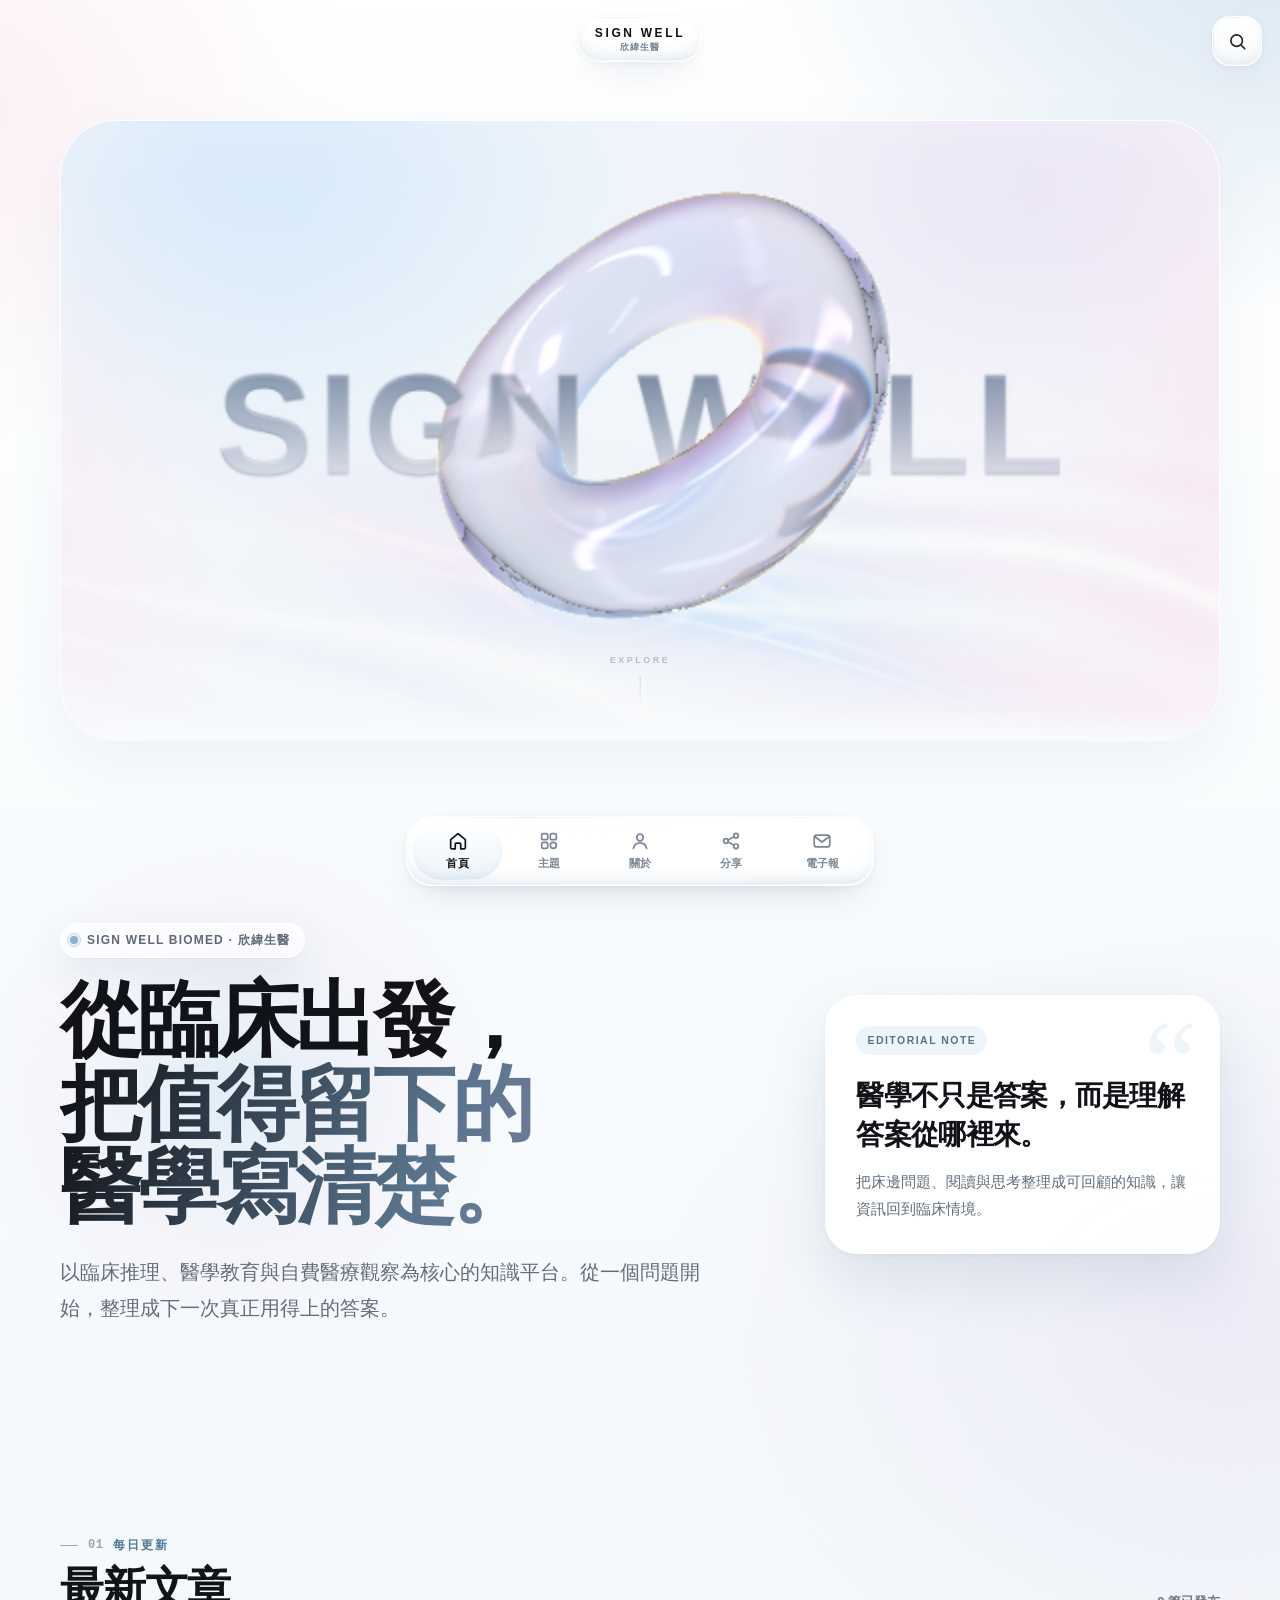
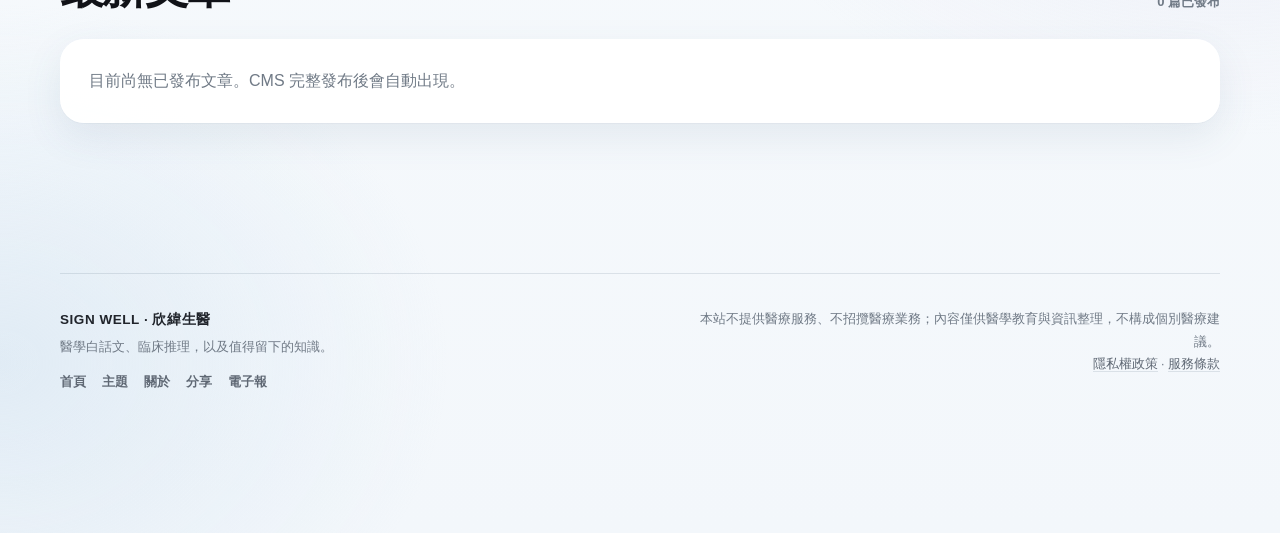
<file: index.html>
<!doctype html><html lang="zh-Hant"><head><meta charset="utf-8"><link rel="canonical" href="https://signwell.com.tw/"><link rel="image_src" href="https://980510linz.github.io/signwell/assets/social/signwell-share-r9-4-20260925.jpg"><meta property="og:locale" content="zh_TW"><meta property="og:type" content="website"><meta property="og:site_name" content="SIGN WELL · 欣緯生醫"><meta property="og:title" content="SIGN WELL · 欣緯生醫"><meta property="og:description" content="醫學白話文、臨床推理與值得留下的知識。"><meta property="og:url" content="https://signwell.com.tw/"><meta property="og:image" content="https://980510linz.github.io/signwell/assets/social/signwell-share-r9-4-20260925.jpg"><meta property="og:image:secure_url" content="https://980510linz.github.io/signwell/assets/social/signwell-share-r9-4-20260925.jpg"><meta property="og:image:type" content="image/jpeg"><meta property="og:image:width" content="1200"><meta property="og:image:height" content="630"><meta property="og:image:alt" content="SIGN WELL 透明果凍玻璃主視覺"><meta name="twitter:card" content="summary_large_image"><meta name="twitter:title" content="SIGN WELL · 欣緯生醫"><meta name="twitter:description" content="醫學白話文、臨床推理與值得留下的知識。"><meta name="twitter:image" content="https://980510linz.github.io/signwell/assets/social/signwell-share-r9-4-20260925.jpg"><meta name="twitter:image:alt" content="SIGN WELL 透明果凍玻璃主視覺"><meta name="viewport" content="width=device-width,initial-scale=1,viewport-fit=cover"><meta name="signwell-release" content="24.37.0"><meta name="signwell-ui" content="25.1"><meta name="signwell-ui-profile" content="SWFX-R1-no-home-cta-adaptive+IOS-GLASS-R3+JELLY-GLASS-SHIMMER-R9.6-MOBILE-BRAND-CLEAN+R9.7-AMBIENT-CUBIC+R9.4-SOCIAL-PREVIEW+NEWSLETTER-R8B-CLEAN"><meta name="color-scheme" content="light"><meta name="theme-color" content="#f8fbfd"><meta name="robots" content="index,follow,max-snippet:-1,max-image-preview:large"><meta name="description" content="SIGN WELL · 欣緯生醫 — 醫學白話文、臨床推理與值得留下的知識。"><title>SIGN WELL · 欣緯生醫</title><link rel="manifest" href="manifest.webmanifest"><link rel="icon" href="assets/favicon.svg" type="image/svg+xml"><link rel="icon" href="assets/app-icon-192.png" type="image/png" sizes="192x192"><link rel="apple-touch-icon" href="assets/app-icon-192.png"><link rel="stylesheet" href="assets/public-core.css?build=r9-6-mobile-brand-clean"><link rel="preload" href="assets/signwell-liquid-hero.js?build=r9-3-adaptive-hero" as="script" fetchpriority="high">
<!-- SW_PUBLIC_LIQUID_NAV_START -->
<link rel="stylesheet" href="assets/components/styles/public-liquid-dock.css?build=r9-6-mobile-brand-clean">
<script src="assets/bundles/public-liquid-navigation.js?build=r9-6-mobile-brand-clean" defer></script>
<!-- SW_PUBLIC_LIQUID_NAV_END -->
<!-- SW_ARTICLE_ID_CARD_START -->
<link rel="stylesheet" href="assets/components/styles/article-id-card.css?build=r9-6-mobile-brand-clean">
<script src="assets/bundles/article-id-card.js?build=r9-6-mobile-brand-clean" defer></script>
<!-- SW_ARTICLE_ID_CARD_END -->
<link rel="stylesheet" href="assets/uiux-system.css?build=canonical-ui251"><link rel="stylesheet" href="assets/signwell-liquid-hero.css?build=r9-3-adaptive-hero">
<!-- SW_IOS_GLASS_R3_START -->
<link rel="stylesheet" href="assets/signwell-ios-glass-r3.css?build=iosglass-r3">
<link rel="stylesheet" href="assets/signwell-ambient-pages.css?build=r9-7-ambient-cubic">
<!-- SW_IOS_GLASS_R3_END -->
<meta name="signwell-theme" content="iOS-Liquid-Glass-R3">
<style id="sw-r96-mobile-axis-lock">@media(max-width:820px){html,body{width:100%;max-width:100%;overflow-x:hidden!important;overscroll-behavior-x:none}body{position:relative}@supports(overflow:clip){html,body{overflow-x:clip!important}}}</style></head><body data-page="home"><a class="skip-link" href="#app">跳到主要內容</a><div class="brand-top brand-top-wordmark" id="brandHome" role="button" tabindex="0" aria-label="回到首頁"><div class="brand-copy"><strong id="brandEnglish">SIGN WELL</strong><span id="brandChinese">欣緯生醫</span></div></div><div class="top-actions"><button class="iconbtn" id="searchBtn" type="button" aria-label="搜尋（⌘K）"><svg viewBox="0 0 24 24" aria-hidden="true"><circle cx="11" cy="11" r="6.6"/><path d="m16 16 4.2 4.2"/></svg></button></div><nav class="pager" id="pager" role="slider" tabindex="0" aria-label="頁面切換滑桿" aria-valuemin="0" aria-valuemax="4" aria-valuenow="0"><div class="pager-thumb" id="navThumb"><span class="thumb-spec"></span></div><div class="pager-items"><button class="nav-item active" data-page="home" aria-label="首頁" aria-current="page"><svg viewBox="0 0 24 24" aria-hidden="true"><path d="M4 10.6 12 4l8 6.6V19a1.5 1.5 0 0 1-1.5 1.5H15v-5.2a1 1 0 0 0-1-1h-4a1 1 0 0 0-1 1v5.2H5.5A1.5 1.5 0 0 1 4 19z"/></svg><span>首頁</span></button><button class="nav-item" data-page="topics" aria-label="主題"><svg viewBox="0 0 24 24" aria-hidden="true"><rect x="4" y="4" width="6.6" height="6.6" rx="1.9"/><rect x="13.4" y="4" width="6.6" height="6.6" rx="1.9"/><rect x="4" y="13.4" width="6.6" height="6.6" rx="1.9"/><circle cx="16.7" cy="16.7" r="3.3"/></svg><span>主題</span></button><button class="nav-item" data-page="about" aria-label="關於"><svg viewBox="0 0 24 24" aria-hidden="true"><circle cx="12" cy="8.2" r="3.6"/><path d="M4.8 20c.9-3.9 3.7-6 7.2-6s6.3 2.1 7.2 6"/></svg><span>關於</span></button><button class="nav-item" data-page="share" aria-label="分享"><svg viewBox="0 0 24 24" aria-hidden="true"><circle cx="6.5" cy="12" r="2.5"/><circle cx="17.5" cy="6.2" r="2.5"/><circle cx="17.5" cy="17.8" r="2.5"/><path d="m8.7 10.8 6.6-3.4M8.7 13.2l6.6 3.4"/></svg><span>分享</span></button><button class="nav-item" data-page="newsletter" aria-label="電子報"><svg viewBox="0 0 24 24" aria-hidden="true"><rect x="3.5" y="5.5" width="17" height="13" rx="2.8"/><path d="m4.6 7.6 7.4 5.5 7.4-5.5"/></svg><span>電子報</span></button></div></nav><main id="app" tabindex="-1"></main><footer class="footer"><div><strong id="footerBrand">SIGN WELL · 欣緯生醫</strong><div id="footerTagline"></div><nav class="footer-nav" aria-label="頁尾導覽"><button type="button" data-nav="home">首頁</button><button type="button" data-nav="topics">主題</button><button type="button" data-nav="about">關於</button><button type="button" data-nav="share">分享</button><button type="button" data-nav="newsletter">電子報</button></nav></div><div><span id="footerDisclaimer"></span><br><a href="privacy.html">隱私權政策</a> · <a href="terms.html">服務條款</a></div></footer><div class="search-overlay" id="searchOverlay" role="dialog" aria-modal="true" aria-label="站內搜尋"><div class="searchbox"><div class="search-head"><div class="search-title"><strong>搜尋 SIGN WELL</strong><span>文章、主題與關鍵字</span></div><button class="iconbtn" id="searchClose" type="button" aria-label="關閉"><svg viewBox="0 0 24 24" aria-hidden="true"><path d="M6.5 6.5l11 11M17.5 6.5l-11 11"/></svg></button></div><div class="search-input"><span class="search-glyph"><svg viewBox="0 0 24 24" aria-hidden="true"><circle cx="11" cy="11" r="6.6"/><path d="m16 16 4.2 4.2"/></svg></span><input id="searchInput" autocomplete="off" enterkeyhint="search" aria-label="搜尋關鍵字"></div><div class="search-tools"><div id="searchFilter"></div><span class="search-count" id="searchCount" style="font-size:12px;color:var(--muted);font-weight:700"></span></div><div class="search-results" id="searchResults" role="listbox"></div><div class="search-foot"><span><kbd>↑</kbd><kbd>↓</kbd>選擇</span><span><kbd>Enter</kbd>開啟</span><span><kbd>Esc</kbd>關閉</span></div></div></div><div class="toast" id="toast" role="status" aria-live="polite"></div><script src="analytics-config.js?build=canonical-repair"></script><script src="site-content.js"></script><script src="assets/public-core.js?build=r9-6-mobile-brand-clean" defer></script><script src="assets/uiux-system.js?build=canonical-ui251" defer></script><script src="assets/signwell-liquid-hero.js?build=r9-3-adaptive-hero" defer></script><script src="assets/signwell-ambient-pages.js?build=r9-7-ambient-cubic" defer></script></body></html>
</file>
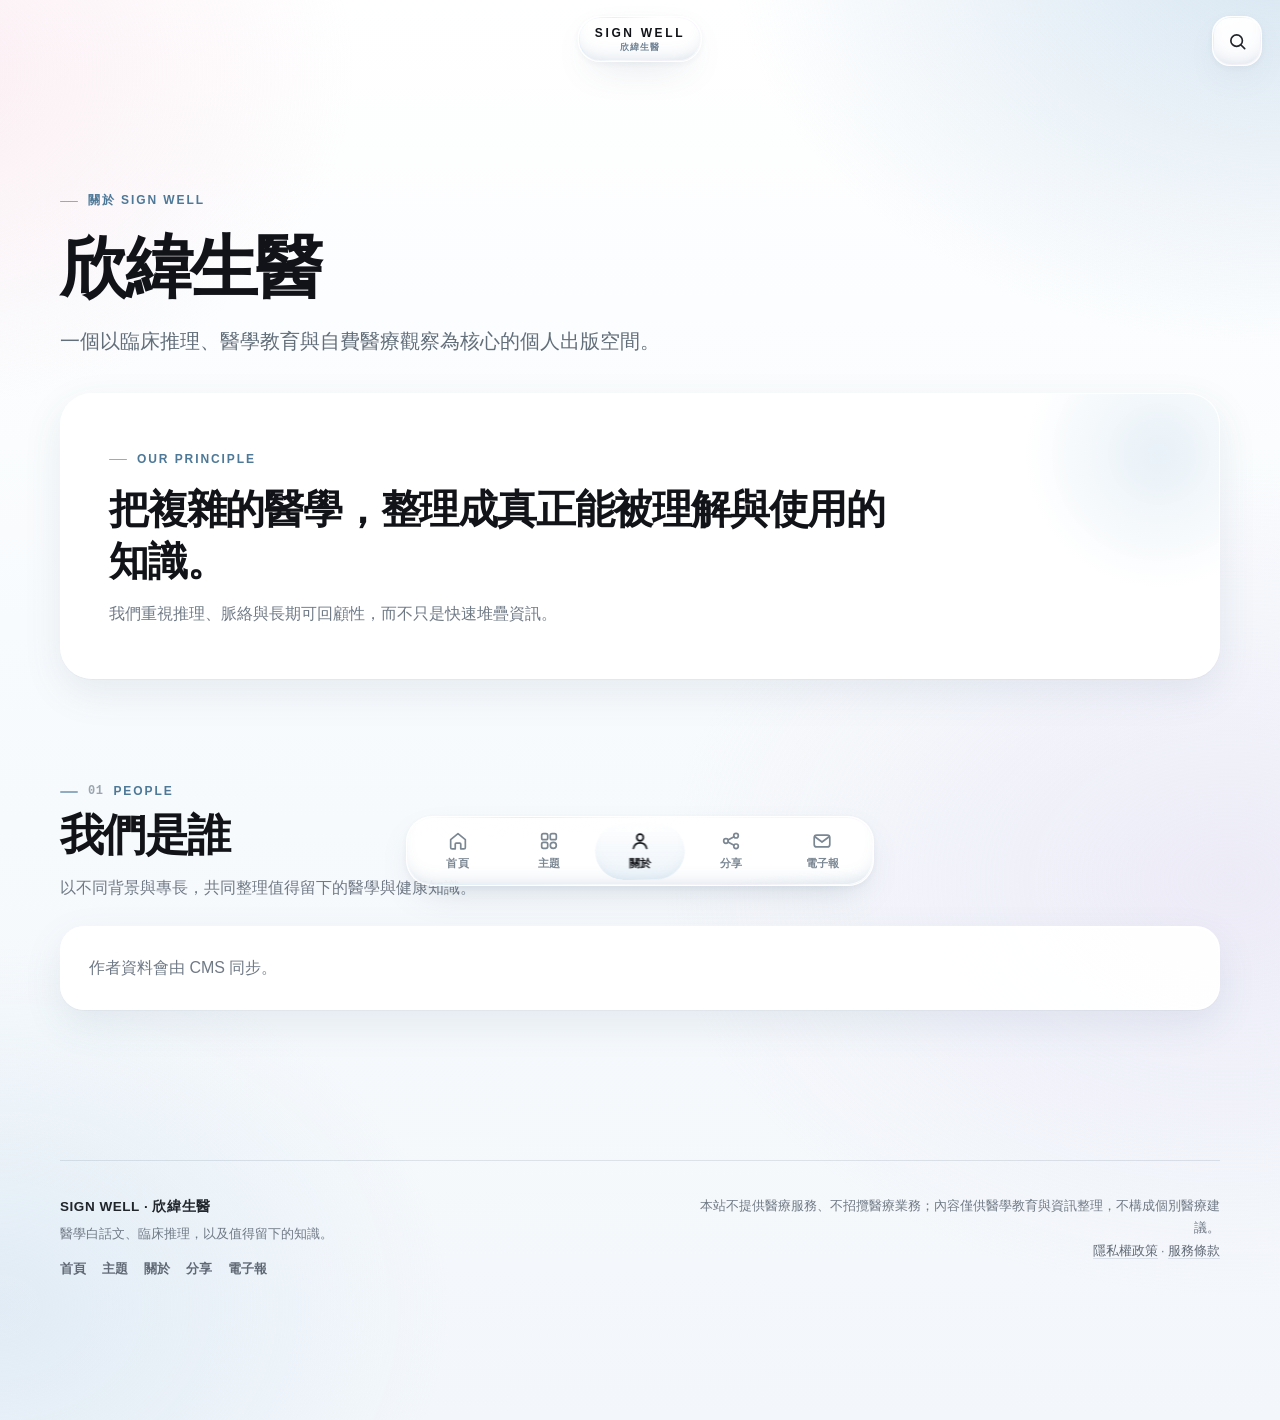
<file: about.html>
<!doctype html><html lang="zh-Hant"><head><meta charset="utf-8"><link rel="canonical" href="https://signwell.com.tw/about.html"><link rel="image_src" href="https://980510linz.github.io/signwell/assets/social/signwell-share-r9-4-20260925.jpg"><meta property="og:locale" content="zh_TW"><meta property="og:type" content="website"><meta property="og:site_name" content="SIGN WELL · 欣緯生醫"><meta property="og:title" content="關於欣緯生醫｜SIGN WELL"><meta property="og:description" content="關於 SIGN WELL · 欣緯生醫，以及我們整理醫學知識的方法。"><meta property="og:url" content="https://signwell.com.tw/about.html"><meta property="og:image" content="https://980510linz.github.io/signwell/assets/social/signwell-share-r9-4-20260925.jpg"><meta property="og:image:secure_url" content="https://980510linz.github.io/signwell/assets/social/signwell-share-r9-4-20260925.jpg"><meta property="og:image:type" content="image/jpeg"><meta property="og:image:width" content="1200"><meta property="og:image:height" content="630"><meta property="og:image:alt" content="SIGN WELL 透明果凍玻璃主視覺"><meta name="twitter:card" content="summary_large_image"><meta name="twitter:title" content="關於欣緯生醫｜SIGN WELL"><meta name="twitter:description" content="關於 SIGN WELL · 欣緯生醫，以及我們整理醫學知識的方法。"><meta name="twitter:image" content="https://980510linz.github.io/signwell/assets/social/signwell-share-r9-4-20260925.jpg"><meta name="twitter:image:alt" content="SIGN WELL 透明果凍玻璃主視覺"><meta name="viewport" content="width=device-width,initial-scale=1,viewport-fit=cover"><meta name="signwell-release" content="24.37.0"><meta name="signwell-ui" content="25.1"><meta name="signwell-ui-profile" content="SWFX-R1-no-home-cta-adaptive+IOS-GLASS-R3+JELLY-GLASS-SHIMMER-R9.6-MOBILE-BRAND-CLEAN+R9.7-AMBIENT-CUBIC+R9.4-SOCIAL-PREVIEW+NEWSLETTER-R8B-CLEAN"><meta name="color-scheme" content="light"><meta name="theme-color" content="#f8fbfd"><meta name="robots" content="index,follow,max-snippet:-1,max-image-preview:large"><meta name="description" content="SIGN WELL · 欣緯生醫 — 醫學白話文、臨床推理與值得留下的知識。"><title>SIGN WELL · 欣緯生醫</title><link rel="manifest" href="manifest.webmanifest"><link rel="icon" href="assets/favicon.svg" type="image/svg+xml"><link rel="icon" href="assets/app-icon-192.png" type="image/png" sizes="192x192"><link rel="apple-touch-icon" href="assets/app-icon-192.png"><link rel="stylesheet" href="assets/public-core.css?build=r9-6-mobile-brand-clean">
<!-- SW_PUBLIC_LIQUID_NAV_START -->
<link rel="stylesheet" href="assets/components/styles/public-liquid-dock.css?build=r9-6-mobile-brand-clean">
<script src="assets/bundles/public-liquid-navigation.js?build=r9-6-mobile-brand-clean" defer></script>
<!-- SW_PUBLIC_LIQUID_NAV_END -->
<!-- SW_ARTICLE_ID_CARD_START -->
<link rel="stylesheet" href="assets/components/styles/article-id-card.css?build=r9-6-mobile-brand-clean">
<script src="assets/bundles/article-id-card.js?build=r9-6-mobile-brand-clean" defer></script>
<!-- SW_ARTICLE_ID_CARD_END -->
<link rel="stylesheet" href="assets/uiux-system.css?build=canonical-ui251"><link rel="stylesheet" href="assets/signwell-liquid-hero.css?build=r9-3-adaptive-hero">
<!-- SW_IOS_GLASS_R3_START -->
<link rel="stylesheet" href="assets/signwell-ios-glass-r3.css?build=iosglass-r3">
<link rel="stylesheet" href="assets/signwell-ambient-pages.css?build=r9-7-ambient-cubic">
<!-- SW_IOS_GLASS_R3_END -->
<meta name="signwell-theme" content="iOS-Liquid-Glass-R3">
<style id="sw-r96-mobile-axis-lock">@media(max-width:820px){html,body{width:100%;max-width:100%;overflow-x:hidden!important;overscroll-behavior-x:none}body{position:relative}@supports(overflow:clip){html,body{overflow-x:clip!important}}}</style></head><body data-page="about"><a class="skip-link" href="#app">跳到主要內容</a><div class="brand-top brand-top-wordmark" id="brandHome" role="button" tabindex="0" aria-label="回到首頁"><div class="brand-copy"><strong id="brandEnglish">SIGN WELL</strong><span id="brandChinese">欣緯生醫</span></div></div><div class="top-actions"><button class="iconbtn" id="searchBtn" type="button" aria-label="搜尋（⌘K）"><svg viewBox="0 0 24 24" aria-hidden="true"><circle cx="11" cy="11" r="6.6"/><path d="m16 16 4.2 4.2"/></svg></button></div><nav class="pager" id="pager" role="slider" tabindex="0" aria-label="頁面切換滑桿" aria-valuemin="0" aria-valuemax="4" aria-valuenow="2"><div class="pager-thumb" id="navThumb"><span class="thumb-spec"></span></div><div class="pager-items"><button class="nav-item" data-page="home" aria-label="首頁"><svg viewBox="0 0 24 24" aria-hidden="true"><path d="M4 10.6 12 4l8 6.6V19a1.5 1.5 0 0 1-1.5 1.5H15v-5.2a1 1 0 0 0-1-1h-4a1 1 0 0 0-1 1v5.2H5.5A1.5 1.5 0 0 1 4 19z"/></svg><span>首頁</span></button><button class="nav-item" data-page="topics" aria-label="主題"><svg viewBox="0 0 24 24" aria-hidden="true"><rect x="4" y="4" width="6.6" height="6.6" rx="1.9"/><rect x="13.4" y="4" width="6.6" height="6.6" rx="1.9"/><rect x="4" y="13.4" width="6.6" height="6.6" rx="1.9"/><circle cx="16.7" cy="16.7" r="3.3"/></svg><span>主題</span></button><button class="nav-item active" data-page="about" aria-label="關於" aria-current="page"><svg viewBox="0 0 24 24" aria-hidden="true"><circle cx="12" cy="8.2" r="3.6"/><path d="M4.8 20c.9-3.9 3.7-6 7.2-6s6.3 2.1 7.2 6"/></svg><span>關於</span></button><button class="nav-item" data-page="share" aria-label="分享"><svg viewBox="0 0 24 24" aria-hidden="true"><circle cx="6.5" cy="12" r="2.5"/><circle cx="17.5" cy="6.2" r="2.5"/><circle cx="17.5" cy="17.8" r="2.5"/><path d="m8.7 10.8 6.6-3.4M8.7 13.2l6.6 3.4"/></svg><span>分享</span></button><button class="nav-item" data-page="newsletter" aria-label="電子報"><svg viewBox="0 0 24 24" aria-hidden="true"><rect x="3.5" y="5.5" width="17" height="13" rx="2.8"/><path d="m4.6 7.6 7.4 5.5 7.4-5.5"/></svg><span>電子報</span></button></div></nav><main id="app" tabindex="-1"></main><footer class="footer"><div><strong id="footerBrand">SIGN WELL · 欣緯生醫</strong><div id="footerTagline"></div><nav class="footer-nav" aria-label="頁尾導覽"><button type="button" data-nav="home">首頁</button><button type="button" data-nav="topics">主題</button><button type="button" data-nav="about">關於</button><button type="button" data-nav="share">分享</button><button type="button" data-nav="newsletter">電子報</button></nav></div><div><span id="footerDisclaimer"></span><br><a href="privacy.html">隱私權政策</a> · <a href="terms.html">服務條款</a></div></footer><div class="search-overlay" id="searchOverlay" role="dialog" aria-modal="true" aria-label="站內搜尋"><div class="searchbox"><div class="search-head"><div class="search-title"><strong>搜尋 SIGN WELL</strong><span>文章、主題與關鍵字</span></div><button class="iconbtn" id="searchClose" type="button" aria-label="關閉"><svg viewBox="0 0 24 24" aria-hidden="true"><path d="M6.5 6.5l11 11M17.5 6.5l-11 11"/></svg></button></div><div class="search-input"><span class="search-glyph"><svg viewBox="0 0 24 24" aria-hidden="true"><circle cx="11" cy="11" r="6.6"/><path d="m16 16 4.2 4.2"/></svg></span><input id="searchInput" autocomplete="off" enterkeyhint="search" aria-label="搜尋關鍵字"></div><div class="search-tools"><div id="searchFilter"></div><span class="search-count" id="searchCount" style="font-size:12px;color:var(--muted);font-weight:700"></span></div><div class="search-results" id="searchResults" role="listbox"></div><div class="search-foot"><span><kbd>↑</kbd><kbd>↓</kbd>選擇</span><span><kbd>Enter</kbd>開啟</span><span><kbd>Esc</kbd>關閉</span></div></div></div><div class="toast" id="toast" role="status" aria-live="polite"></div><script src="analytics-config.js?build=canonical-repair"></script><script src="site-content.js"></script><script src="assets/public-core.js?build=r9-6-mobile-brand-clean" defer></script><script src="assets/uiux-system.js?build=canonical-ui251" defer></script><script src="assets/signwell-liquid-hero.js?build=r9-3-adaptive-hero" defer></script><script src="assets/signwell-ambient-pages.js?build=r9-7-ambient-cubic" defer></script></body></html>
</file>
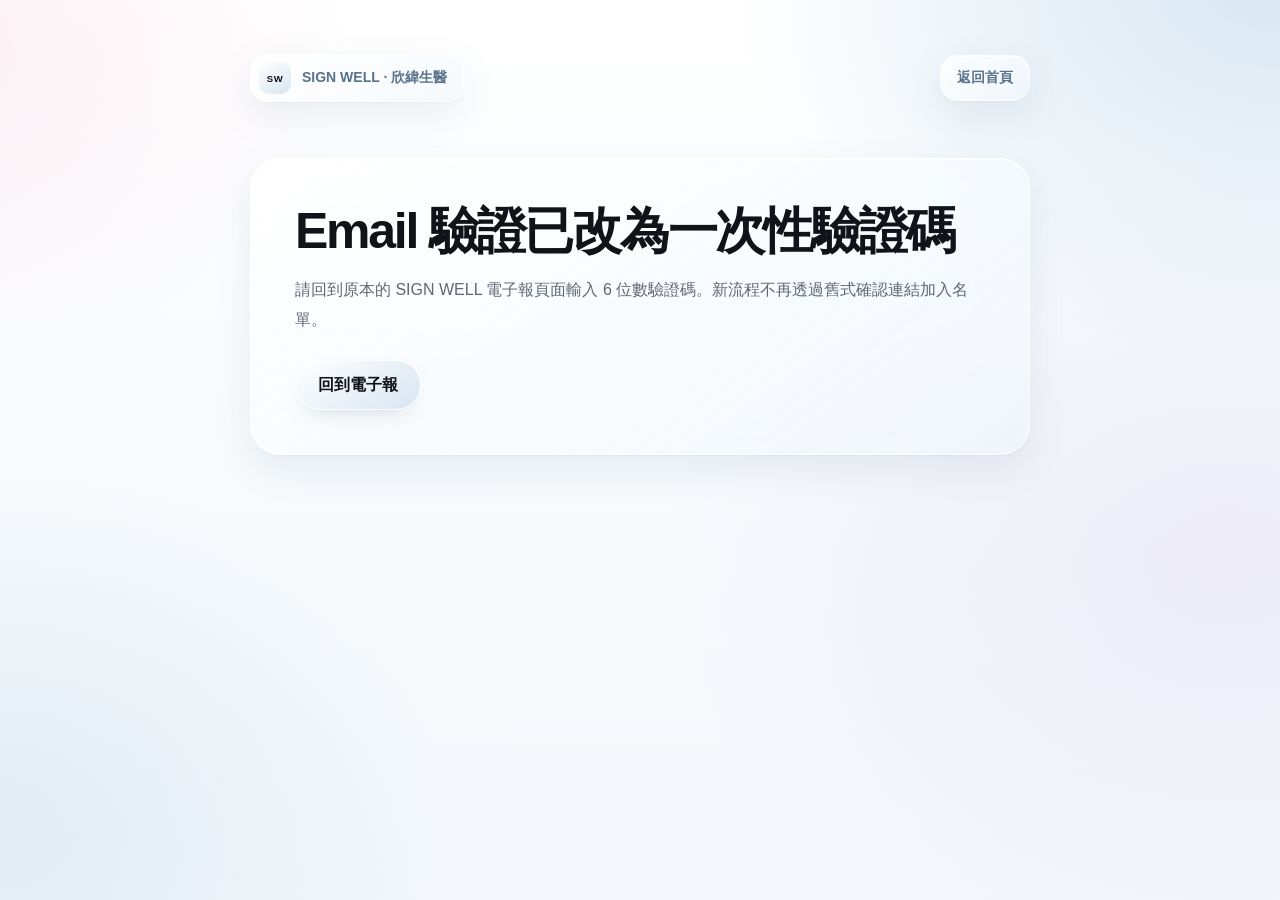
<file: confirm.html>
<!doctype html><html lang="zh-Hant"><head><meta charset="utf-8"><link rel="canonical" href="https://signwell.com.tw/confirm.html"><link rel="image_src" href="https://980510linz.github.io/signwell/assets/social/signwell-share-r9-4-20260925.jpg"><meta property="og:locale" content="zh_TW"><meta property="og:type" content="website"><meta property="og:site_name" content="SIGN WELL · 欣緯生醫"><meta property="og:title" content="Email 驗證｜SIGN WELL"><meta property="og:description" content="SIGN WELL Email 驗證。"><meta property="og:url" content="https://signwell.com.tw/confirm.html"><meta property="og:image" content="https://980510linz.github.io/signwell/assets/social/signwell-share-r9-4-20260925.jpg"><meta property="og:image:secure_url" content="https://980510linz.github.io/signwell/assets/social/signwell-share-r9-4-20260925.jpg"><meta property="og:image:type" content="image/jpeg"><meta property="og:image:width" content="1200"><meta property="og:image:height" content="630"><meta property="og:image:alt" content="SIGN WELL 透明果凍玻璃主視覺"><meta name="twitter:card" content="summary_large_image"><meta name="twitter:title" content="Email 驗證｜SIGN WELL"><meta name="twitter:description" content="SIGN WELL Email 驗證。"><meta name="twitter:image" content="https://980510linz.github.io/signwell/assets/social/signwell-share-r9-4-20260925.jpg"><meta name="twitter:image:alt" content="SIGN WELL 透明果凍玻璃主視覺"><meta name="viewport" content="width=device-width,initial-scale=1"><meta name="color-scheme" content="light"><title>Email 驗證｜SIGN WELL</title><meta name="theme-color" content="#f8fbfd"><link rel="icon" href="assets/favicon.svg" type="image/svg+xml"><link rel="apple-touch-icon" href="assets/app-icon-192.png"><style>:root{--ink:#142236;--ink-3:#465a70;--muted:#697c8f;--line:rgba(20,34,54,.08);--line-2:rgba(20,34,54,.13);--blue:#3f7fb3;--green:#466a59;color-scheme:light}
*{box-sizing:border-box}
body{margin:0;min-height:100dvh;color:var(--ink);font-family:-apple-system,BlinkMacSystemFont,"Segoe UI","PingFang TC","Noto Sans TC","Noto Sans CJK TC","Microsoft JhengHei",sans-serif;-webkit-font-smoothing:antialiased;background:radial-gradient(60rem 40rem at 104% -8%,rgba(176,212,242,.55),transparent 62%),radial-gradient(46rem 32rem at -8% 2%,rgba(247,222,231,.5),transparent 62%),radial-gradient(56rem 40rem at -6% 104%,rgba(212,234,222,.55),transparent 62%),linear-gradient(180deg,#fbfdff,#f1f6f9)}
body::before{content:"";position:fixed;inset:0;z-index:-1;pointer-events:none;background-image:radial-gradient(rgba(20,34,54,.11) 1px,transparent 1.3px);background-size:24px 24px;-webkit-mask-image:radial-gradient(80rem 36rem at 50% -6%,#000 10%,transparent 72%);mask-image:radial-gradient(80rem 36rem at 50% -6%,#000 10%,transparent 72%);opacity:.5}
.wrap{width:min(780px,calc(100% - 32px));margin:0 auto;padding:max(24px,6vh) 0 64px}
.top{display:flex;justify-content:space-between;align-items:center;gap:12px;margin-bottom:clamp(28px,6vw,56px)}
.top a{display:inline-flex;align-items:center;gap:10px;min-height:46px;padding:6px 16px;border-radius:18px;color:var(--ink);text-decoration:none;font-weight:750;font-size:14px;background:linear-gradient(180deg,rgba(255,255,255,.66),rgba(255,255,255,.36));-webkit-backdrop-filter:blur(8px) saturate(180%);backdrop-filter:blur(8px) saturate(180%);box-shadow:inset 0 1px 0 #fff,inset 0 0 0 1px rgba(255,255,255,.55),0 10px 26px -12px rgba(22,44,70,.3);transition:transform .4s cubic-bezier(.3,1.3,.5,1)}
.top a:hover{transform:translateY(-1px)}
.top a:first-child{padding-left:7px}
.top a:first-child::before{content:"SW";display:grid;place-items:center;width:32px;height:32px;border-radius:11px;color:#fff;font-size:9.5px;font-weight:800;letter-spacing:.06em;background:radial-gradient(120% 90% at 20% 0%,rgba(111,168,207,.55),transparent 55%),linear-gradient(150deg,#2b3d58,#142236)}
.card{background:#fff;border:1px solid var(--line);border-radius:30px;padding:clamp(24px,5vw,44px);box-shadow:0 2px 6px rgba(20,34,54,.05),0 30px 60px -22px rgba(20,34,54,.22);animation:pop .6s cubic-bezier(.3,1.25,.5,1) both}
@keyframes pop{from{opacity:0;transform:translateY(14px) scale(.98)}to{opacity:1;transform:none}}
h1{margin:0 0 14px;font-size:clamp(32px,6vw,50px);line-height:1.12;letter-spacing:-.045em;text-wrap:balance}
h2{margin:34px 0 6px;font-size:19px;letter-spacing:-.02em;color:var(--ink)}
p,li{color:var(--ink-3);line-height:1.85;font-size:16px}
a{color:var(--blue);text-underline-offset:3px}
.btn,button{display:inline-flex;align-items:center;justify-content:center;gap:8px;min-height:50px;padding:0 22px;border:0;border-radius:999px;background:radial-gradient(120% 140% at 15% -20%,rgba(111,168,207,.5),transparent 50%),linear-gradient(160deg,#24344b,#142236);color:#fff;text-decoration:none;font:inherit;font-weight:750;cursor:pointer;box-shadow:0 10px 22px -10px rgba(20,34,54,.6);transition:transform .35s cubic-bezier(.3,1.2,.45,1),box-shadow .2s}
.btn:hover,button:hover{transform:translateY(-1px)}
.btn:active,button:active{transform:scale(.97)}
.btn{margin-top:10px}
.status{margin-top:16px;color:var(--muted);min-height:24px}
.status.error{color:#a4515d}.status.success{color:#3f6d56}
textarea{width:100%;min-height:110px;margin-top:6px;border:1px solid var(--line-2);border-radius:18px;padding:14px 16px;font:inherit;color:var(--ink);background:#f7fafc;resize:vertical;outline:0;transition:border-color .2s,box-shadow .2s}
textarea:focus{border-color:rgba(20,34,54,.22);box-shadow:0 8px 24px rgba(75,122,158,.1)}
.opts{display:flex;flex-wrap:wrap;gap:8px}
.opts br{display:none}
.opts label{display:inline-flex;align-items:center;gap:8px;padding:10px 16px;border-radius:999px;border:1px solid var(--line-2);background:#f7fafc;color:var(--ink-3);font-size:14.5px;font-weight:650;cursor:pointer;transition:background .2s,border-color .2s,color .2s}
.opts label:has(input:checked){background:#e9f2ed;border-color:rgba(70,106,89,.35);color:var(--green)}
.opts input{accent-color:var(--green);margin:0}
:focus-visible{outline:2px solid rgba(63,127,179,.6);outline-offset:3px}
@media (prefers-reduced-motion:reduce){*{transition:none!important;animation:none!important}}</style><!-- SW_IOS_GLASS_R3_START -->
<link rel="stylesheet" href="assets/signwell-ios-glass-r3.css?build=iosglass-r3">
<link rel="stylesheet" href="assets/signwell-ambient-pages.css?build=r9-7-ambient-cubic">
<!-- SW_IOS_GLASS_R3_END -->
<meta name="signwell-theme" content="iOS-Liquid-Glass-R3">
<style id="sw-r96-mobile-axis-lock">@media(max-width:820px){html,body{width:100%;max-width:100%;overflow-x:hidden!important;overscroll-behavior-x:none}body{position:relative}@supports(overflow:clip){html,body{overflow-x:clip!important}}}</style></head><body><main class="wrap"><div class="top"><a href="index.html">SIGN WELL · 欣緯生醫</a><a href="index.html">返回首頁</a></div><section class="card"><h1>Email 驗證已改為一次性驗證碼</h1><p>請回到原本的 SIGN WELL 電子報頁面輸入 6 位數驗證碼。新流程不再透過舊式確認連結加入名單。</p><a class="btn" href="newsletter.html">回到電子報</a></section></main></body></html>
</file>
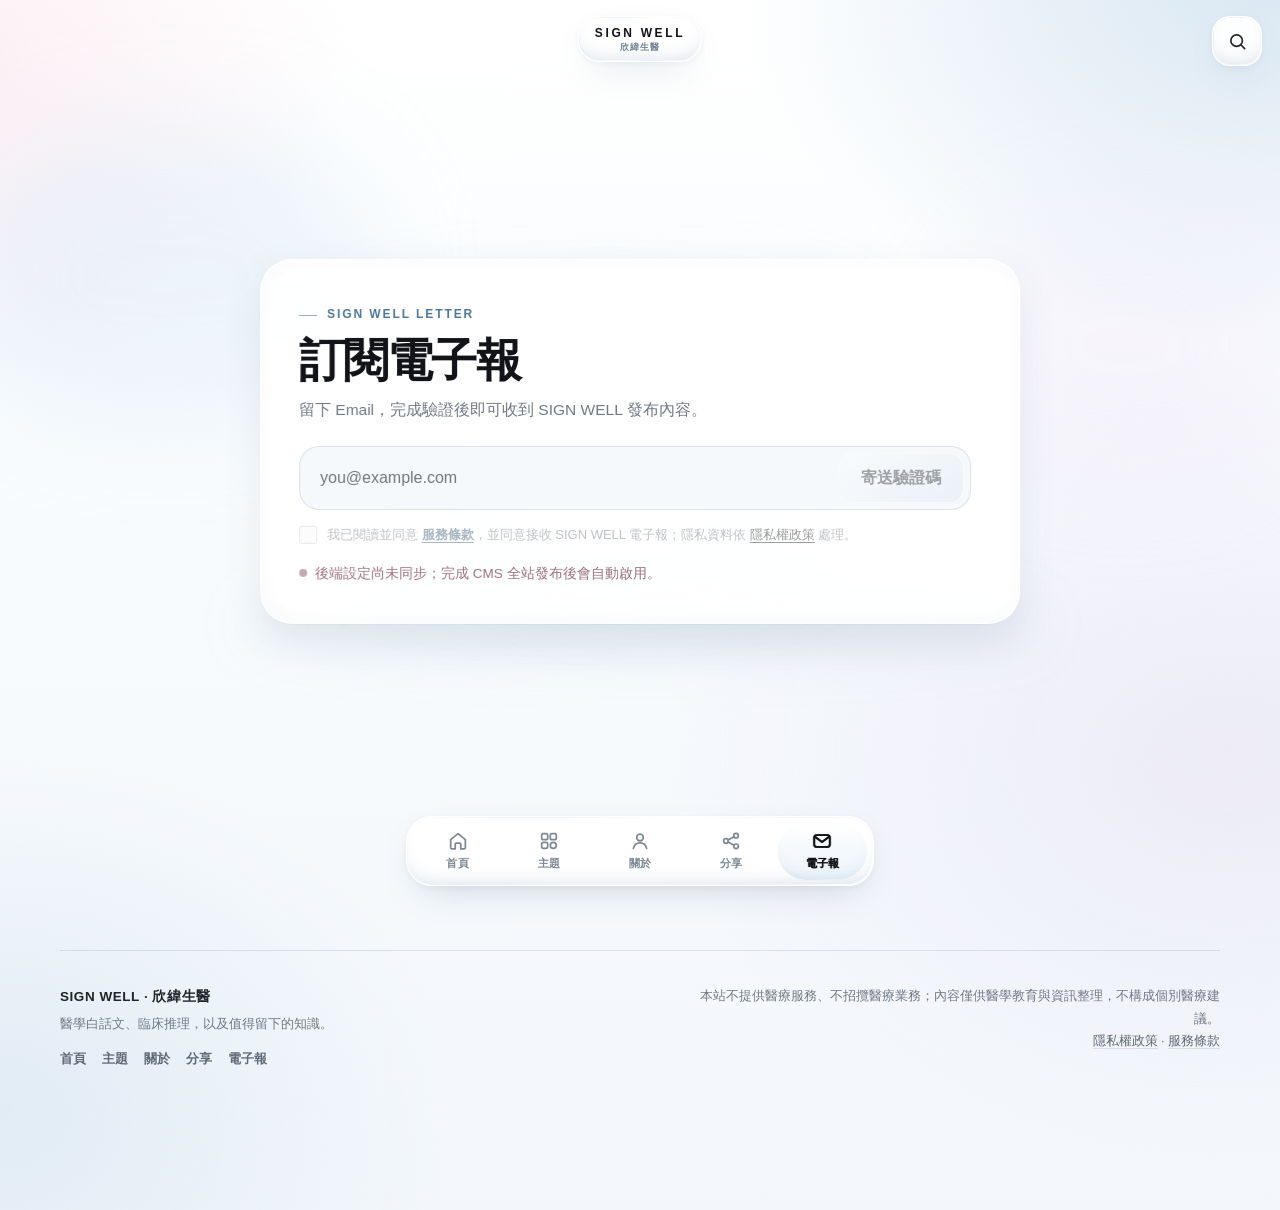
<file: newsletter.html>
<!doctype html><html lang="zh-Hant"><head><meta charset="utf-8"><link rel="canonical" href="https://signwell.com.tw/newsletter.html"><link rel="image_src" href="https://980510linz.github.io/signwell/assets/social/signwell-share-r9-4-20260925.jpg"><meta property="og:locale" content="zh_TW"><meta property="og:type" content="website"><meta property="og:site_name" content="SIGN WELL · 欣緯生醫"><meta property="og:title" content="SIGN WELL 電子報｜欣緯生醫"><meta property="og:description" content="訂閱 SIGN WELL 電子報，把值得留下的醫學寄到你的信箱。"><meta property="og:url" content="https://signwell.com.tw/newsletter.html"><meta property="og:image" content="https://980510linz.github.io/signwell/assets/social/signwell-share-r9-4-20260925.jpg"><meta property="og:image:secure_url" content="https://980510linz.github.io/signwell/assets/social/signwell-share-r9-4-20260925.jpg"><meta property="og:image:type" content="image/jpeg"><meta property="og:image:width" content="1200"><meta property="og:image:height" content="630"><meta property="og:image:alt" content="SIGN WELL 透明果凍玻璃主視覺"><meta name="twitter:card" content="summary_large_image"><meta name="twitter:title" content="SIGN WELL 電子報｜欣緯生醫"><meta name="twitter:description" content="訂閱 SIGN WELL 電子報，把值得留下的醫學寄到你的信箱。"><meta name="twitter:image" content="https://980510linz.github.io/signwell/assets/social/signwell-share-r9-4-20260925.jpg"><meta name="twitter:image:alt" content="SIGN WELL 透明果凍玻璃主視覺"><meta name="viewport" content="width=device-width,initial-scale=1,viewport-fit=cover"><meta name="signwell-release" content="24.37.0"><meta name="signwell-ui" content="25.1"><meta name="signwell-ui-profile" content="SWFX-R1-no-home-cta-adaptive+IOS-GLASS-R3+JELLY-GLASS-SHIMMER-R9.6-MOBILE-BRAND-CLEAN+R9.7-AMBIENT-CUBIC+R9.4-SOCIAL-PREVIEW+NEWSLETTER-R8B-CLEAN"><meta name="color-scheme" content="light"><meta name="theme-color" content="#f8fbfd"><meta name="robots" content="index,follow,max-snippet:-1,max-image-preview:large"><meta name="description" content="SIGN WELL · 欣緯生醫 — 醫學白話文、臨床推理與值得留下的知識。"><title>SIGN WELL · 欣緯生醫</title><link rel="manifest" href="manifest.webmanifest"><link rel="icon" href="assets/favicon.svg" type="image/svg+xml"><link rel="icon" href="assets/app-icon-192.png" type="image/png" sizes="192x192"><link rel="apple-touch-icon" href="assets/app-icon-192.png"><link rel="stylesheet" href="assets/public-core.css?build=r9-6-mobile-brand-clean">
<!-- SW_PUBLIC_LIQUID_NAV_START -->
<link rel="stylesheet" href="assets/components/styles/public-liquid-dock.css?build=r9-6-mobile-brand-clean">
<script src="assets/bundles/public-liquid-navigation.js?build=r9-6-mobile-brand-clean" defer></script>
<!-- SW_PUBLIC_LIQUID_NAV_END -->
<!-- SW_ARTICLE_ID_CARD_START -->
<link rel="stylesheet" href="assets/components/styles/article-id-card.css?build=r9-6-mobile-brand-clean">
<script src="assets/bundles/article-id-card.js?build=r9-6-mobile-brand-clean" defer></script>
<!-- SW_ARTICLE_ID_CARD_END -->
<link rel="stylesheet" href="assets/uiux-system.css?build=canonical-ui251"><link rel="stylesheet" href="assets/signwell-liquid-hero.css?build=r9-3-adaptive-hero">
<!-- SW_IOS_GLASS_R3_START -->
<link rel="stylesheet" href="assets/signwell-ios-glass-r3.css?build=iosglass-r3">
<link rel="stylesheet" href="assets/signwell-ambient-pages.css?build=r9-7-ambient-cubic">
<!-- SW_IOS_GLASS_R3_END -->
<meta name="signwell-theme" content="iOS-Liquid-Glass-R3">
<style id="sw-r96-mobile-axis-lock">@media(max-width:820px){html,body{width:100%;max-width:100%;overflow-x:hidden!important;overscroll-behavior-x:none}body{position:relative}@supports(overflow:clip){html,body{overflow-x:clip!important}}}</style></head><body data-page="newsletter"><a class="skip-link" href="#app">跳到主要內容</a><div class="brand-top brand-top-wordmark" id="brandHome" role="button" tabindex="0" aria-label="回到首頁"><div class="brand-copy"><strong id="brandEnglish">SIGN WELL</strong><span id="brandChinese">欣緯生醫</span></div></div><div class="top-actions"><button class="iconbtn" id="searchBtn" type="button" aria-label="搜尋（⌘K）"><svg viewBox="0 0 24 24" aria-hidden="true"><circle cx="11" cy="11" r="6.6"/><path d="m16 16 4.2 4.2"/></svg></button></div><nav class="pager" id="pager" role="slider" tabindex="0" aria-label="頁面切換滑桿" aria-valuemin="0" aria-valuemax="4" aria-valuenow="4"><div class="pager-thumb" id="navThumb"><span class="thumb-spec"></span></div><div class="pager-items"><button class="nav-item" data-page="home" aria-label="首頁"><svg viewBox="0 0 24 24" aria-hidden="true"><path d="M4 10.6 12 4l8 6.6V19a1.5 1.5 0 0 1-1.5 1.5H15v-5.2a1 1 0 0 0-1-1h-4a1 1 0 0 0-1 1v5.2H5.5A1.5 1.5 0 0 1 4 19z"/></svg><span>首頁</span></button><button class="nav-item" data-page="topics" aria-label="主題"><svg viewBox="0 0 24 24" aria-hidden="true"><rect x="4" y="4" width="6.6" height="6.6" rx="1.9"/><rect x="13.4" y="4" width="6.6" height="6.6" rx="1.9"/><rect x="4" y="13.4" width="6.6" height="6.6" rx="1.9"/><circle cx="16.7" cy="16.7" r="3.3"/></svg><span>主題</span></button><button class="nav-item" data-page="about" aria-label="關於"><svg viewBox="0 0 24 24" aria-hidden="true"><circle cx="12" cy="8.2" r="3.6"/><path d="M4.8 20c.9-3.9 3.7-6 7.2-6s6.3 2.1 7.2 6"/></svg><span>關於</span></button><button class="nav-item" data-page="share" aria-label="分享"><svg viewBox="0 0 24 24" aria-hidden="true"><circle cx="6.5" cy="12" r="2.5"/><circle cx="17.5" cy="6.2" r="2.5"/><circle cx="17.5" cy="17.8" r="2.5"/><path d="m8.7 10.8 6.6-3.4M8.7 13.2l6.6 3.4"/></svg><span>分享</span></button><button class="nav-item active" data-page="newsletter" aria-label="電子報" aria-current="page"><svg viewBox="0 0 24 24" aria-hidden="true"><rect x="3.5" y="5.5" width="17" height="13" rx="2.8"/><path d="m4.6 7.6 7.4 5.5 7.4-5.5"/></svg><span>電子報</span></button></div></nav><main id="app" tabindex="-1"></main><footer class="footer"><div><strong id="footerBrand">SIGN WELL · 欣緯生醫</strong><div id="footerTagline"></div><nav class="footer-nav" aria-label="頁尾導覽"><button type="button" data-nav="home">首頁</button><button type="button" data-nav="topics">主題</button><button type="button" data-nav="about">關於</button><button type="button" data-nav="share">分享</button><button type="button" data-nav="newsletter">電子報</button></nav></div><div><span id="footerDisclaimer"></span><br><a href="privacy.html">隱私權政策</a> · <a href="terms.html">服務條款</a></div></footer><div class="search-overlay" id="searchOverlay" role="dialog" aria-modal="true" aria-label="站內搜尋"><div class="searchbox"><div class="search-head"><div class="search-title"><strong>搜尋 SIGN WELL</strong><span>文章、主題與關鍵字</span></div><button class="iconbtn" id="searchClose" type="button" aria-label="關閉"><svg viewBox="0 0 24 24" aria-hidden="true"><path d="M6.5 6.5l11 11M17.5 6.5l-11 11"/></svg></button></div><div class="search-input"><span class="search-glyph"><svg viewBox="0 0 24 24" aria-hidden="true"><circle cx="11" cy="11" r="6.6"/><path d="m16 16 4.2 4.2"/></svg></span><input id="searchInput" autocomplete="off" enterkeyhint="search" aria-label="搜尋關鍵字"></div><div class="search-tools"><div id="searchFilter"></div><span class="search-count" id="searchCount" style="font-size:12px;color:var(--muted);font-weight:700"></span></div><div class="search-results" id="searchResults" role="listbox"></div><div class="search-foot"><span><kbd>↑</kbd><kbd>↓</kbd>選擇</span><span><kbd>Enter</kbd>開啟</span><span><kbd>Esc</kbd>關閉</span></div></div></div><div class="toast" id="toast" role="status" aria-live="polite"></div><script src="analytics-config.js?build=canonical-repair"></script><script src="site-content.js"></script><script src="assets/public-core.js?build=r9-6-mobile-brand-clean" defer></script><script src="assets/uiux-system.js?build=canonical-ui251" defer></script><script src="assets/signwell-liquid-hero.js?build=r9-3-adaptive-hero" defer></script><script src="assets/signwell-ambient-pages.js?build=r9-7-ambient-cubic" defer></script></body></html>
</file>
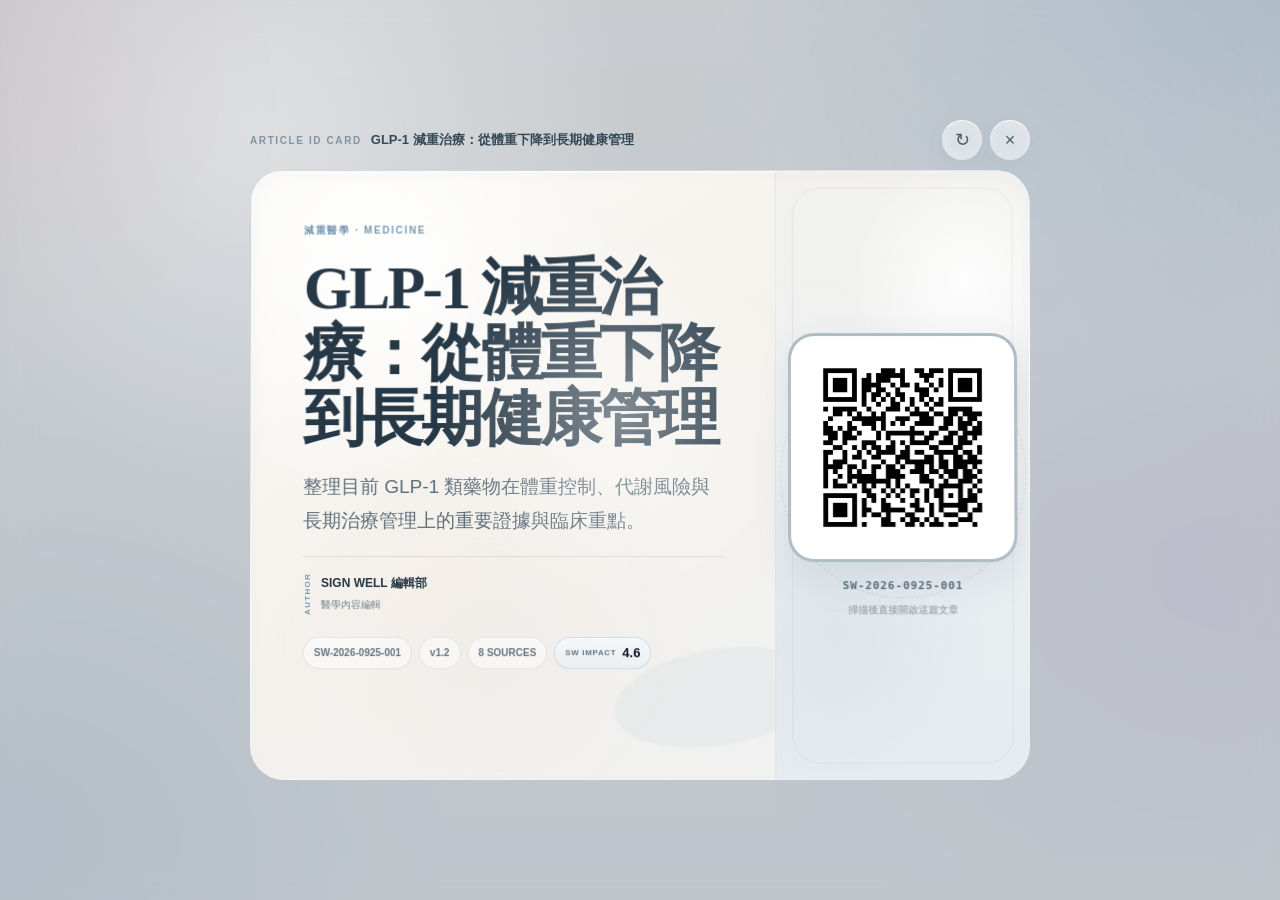
<file: preview-idcard.html>
<!doctype html><html lang="zh-Hant"><head><meta charset="utf-8"><link rel="canonical" href="https://signwell.com.tw/preview-idcard.html"><link rel="image_src" href="https://980510linz.github.io/signwell/assets/social/signwell-share-r9-4-20260925.jpg"><meta property="og:locale" content="zh_TW"><meta property="og:type" content="website"><meta property="og:site_name" content="SIGN WELL · 欣緯生醫"><meta property="og:title" content="ID Card Preview"><meta property="og:description" content="SIGN WELL Article ID Card 預覽。"><meta property="og:url" content="https://signwell.com.tw/preview-idcard.html"><meta property="og:image" content="https://980510linz.github.io/signwell/assets/social/signwell-share-r9-4-20260925.jpg"><meta property="og:image:secure_url" content="https://980510linz.github.io/signwell/assets/social/signwell-share-r9-4-20260925.jpg"><meta property="og:image:type" content="image/jpeg"><meta property="og:image:width" content="1200"><meta property="og:image:height" content="630"><meta property="og:image:alt" content="SIGN WELL 透明果凍玻璃主視覺"><meta name="twitter:card" content="summary_large_image"><meta name="twitter:title" content="ID Card Preview"><meta name="twitter:description" content="SIGN WELL Article ID Card 預覽。"><meta name="twitter:image" content="https://980510linz.github.io/signwell/assets/social/signwell-share-r9-4-20260925.jpg"><meta name="twitter:image:alt" content="SIGN WELL 透明果凍玻璃主視覺"><meta name="viewport" content="width=device-width,initial-scale=1"><title>ID Card Preview</title>
<link rel="stylesheet" href="assets/signwell-ios-glass-r3.css">
<link rel="stylesheet" href="assets/components/styles/article-id-card.css">
<style>html,body{margin:0;min-height:100%;background:radial-gradient(circle at 20% 10%,#eef5fb 0,transparent 30%),radial-gradient(circle at 80% 15%,#f4e9f2 0,transparent 28%),#f7fafc;font-family:-apple-system,BlinkMacSystemFont,'SF Pro Text','PingFang TC',sans-serif}body{min-height:100vh}.preview-bg{position:fixed;inset:0;background:linear-gradient(180deg,rgba(255,255,255,.72),rgba(239,246,251,.86));z-index:-1}</style>
<script>
window.QRCode=function(el,opts){ const img=document.createElement('img'); img.src='[data-uri]'; img.alt='QR'; img.draggable=false; el.appendChild(img); }; window.QRCode.CorrectLevel={M:0};
window.SIGNWELL_ANALYTICS={enabled:false};window.SIGNWELL_NEWSLETTER={enabled:false};
</script><style id="sw-r96-mobile-axis-lock">@media(max-width:820px){html,body{width:100%;max-width:100%;overflow-x:hidden!important;overscroll-behavior-x:none}body{position:relative}@supports(overflow:clip){html,body{overflow-x:clip!important}}}</style></head><body><div class="preview-bg"></div>
<script src="assets/bundles/article-id-card.js"></script>
<script>
window.addEventListener('load',()=>{
  const payload={
    title:'GLP-1 減重治療：從體重下降到長期健康管理',
    category:'減重醫學 · MEDICINE',
    overview:'整理目前 GLP-1 類藥物在體重控制、代謝風險與長期治療管理上的重要證據與臨床重點。',
    articleId:'SW-2026-0925-001', version:'1.2', qrTarget:'https://980510linz.github.io/signwell/?article=preview',
    indexedAt:'2026-09-25T14:30:00+08:00', firstIndexedAt:'2026-06-18T10:00:00+08:00',
    author:{name:'SIGN WELL 編輯部',role:'醫學內容編輯',bio:'以醫學白話文整理研究證據、臨床觀念與新聞脈絡。',expertise:['醫學新聞','實證整理','健康科技']},
    geo:{score:78,ready:true,verifiedCitationCount:2,aiReferralCount:14,checkedAt:'2026-09-25T14:20:00+08:00',providers:{ChatGPT:8,Perplexity:4,Gemini:2}},
    sources:[
      {title:'Clinical guideline',publisher:'Medical guideline',url:'https://example.com/1'},
      {title:'Randomized clinical trial',publisher:'Peer-reviewed journal',url:'https://example.com/2'},
      {title:'Systematic review',publisher:'Peer-reviewed journal',url:'https://example.com/3'},
      {title:'Safety update',publisher:'Regulatory source',url:'https://example.com/4'},
      {title:'Long-term outcomes',publisher:'Peer-reviewed journal',url:'https://example.com/5'},
      {title:'Obesity treatment consensus',publisher:'Medical society',url:'https://example.com/6'},
      {title:'Cardiometabolic outcomes',publisher:'Peer-reviewed journal',url:'https://example.com/7'},
      {title:'Practice update',publisher:'Medical society',url:'https://example.com/8'}
    ],
    legalNotice:'本站內容僅供醫學教育與資訊整理，不構成個別醫療建議。'
  };
  SignWellArticleIdCard.open(payload);
  setTimeout(()=>{
    document.querySelectorAll('[data-swid-impact-score]').forEach(e=>e.textContent='4.6');
    document.querySelectorAll('[data-swid-impact-referenced]').forEach(e=>e.textContent='3');
    document.querySelectorAll('[data-swid-impact-ai]').forEach(e=>e.textContent='2');
    document.querySelectorAll('[data-swid-impact-referrals]').forEach(e=>e.textContent='14');
    document.querySelectorAll('[data-swid-impact-velocity]').forEach(e=>e.textContent='7.3');
    document.querySelectorAll('[data-swid-impact-label]').forEach(e=>e.textContent='持續累積');
    document.querySelectorAll('[data-swid-impact-ring]').forEach(e=>e.style.setProperty('--swid-impact-pct','46%'));
    const close=document.querySelector('[data-swid-close]'); if(close) close.blur();
  },120);
});
</script></body></html>
</file>
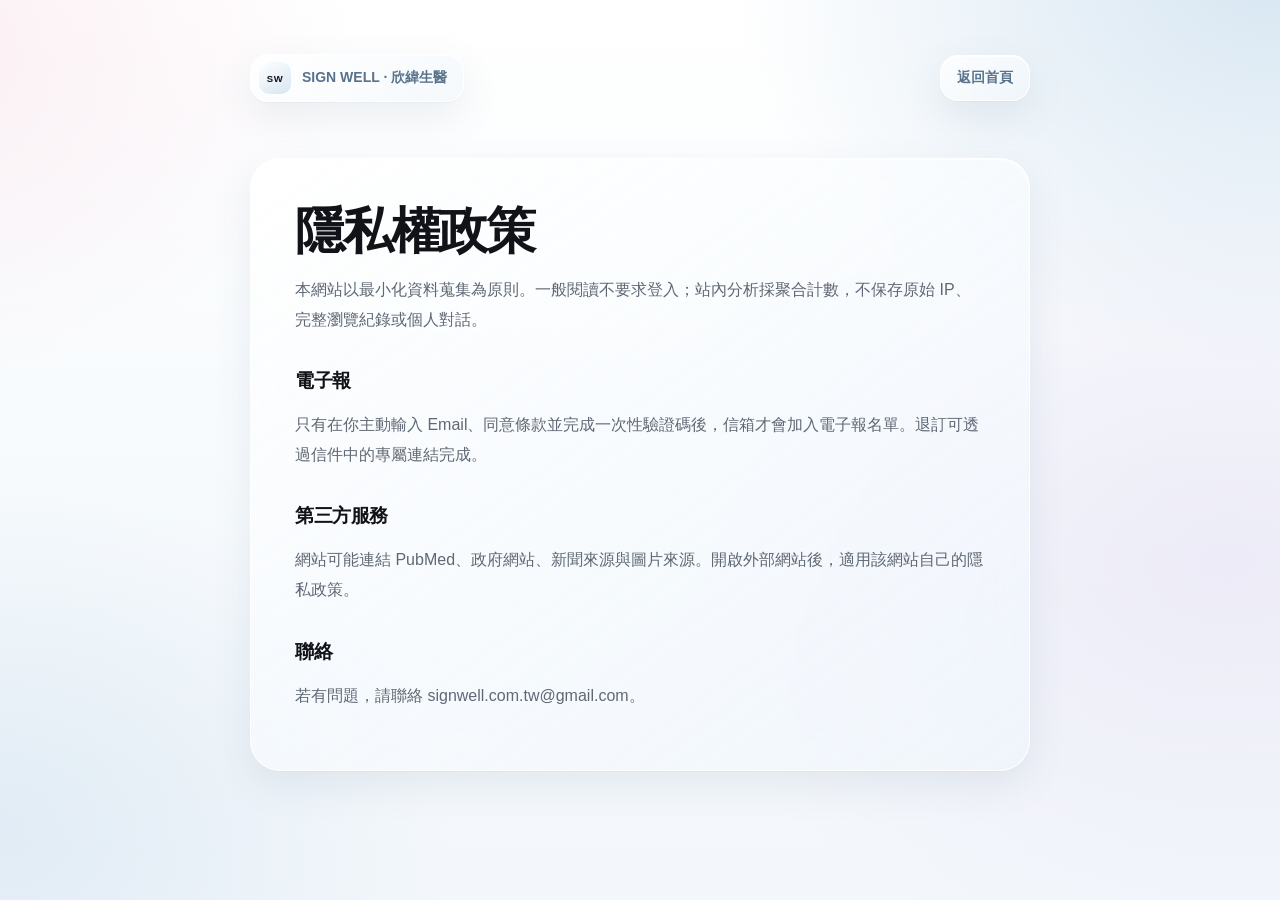
<file: privacy.html>
<!doctype html><html lang="zh-Hant"><head><meta charset="utf-8"><link rel="canonical" href="https://signwell.com.tw/privacy.html"><link rel="image_src" href="https://980510linz.github.io/signwell/assets/social/signwell-share-r9-4-20260925.jpg"><meta property="og:locale" content="zh_TW"><meta property="og:type" content="website"><meta property="og:site_name" content="SIGN WELL · 欣緯生醫"><meta property="og:title" content="隱私權政策｜SIGN WELL"><meta property="og:description" content="SIGN WELL 隱私權政策。"><meta property="og:url" content="https://signwell.com.tw/privacy.html"><meta property="og:image" content="https://980510linz.github.io/signwell/assets/social/signwell-share-r9-4-20260925.jpg"><meta property="og:image:secure_url" content="https://980510linz.github.io/signwell/assets/social/signwell-share-r9-4-20260925.jpg"><meta property="og:image:type" content="image/jpeg"><meta property="og:image:width" content="1200"><meta property="og:image:height" content="630"><meta property="og:image:alt" content="SIGN WELL 透明果凍玻璃主視覺"><meta name="twitter:card" content="summary_large_image"><meta name="twitter:title" content="隱私權政策｜SIGN WELL"><meta name="twitter:description" content="SIGN WELL 隱私權政策。"><meta name="twitter:image" content="https://980510linz.github.io/signwell/assets/social/signwell-share-r9-4-20260925.jpg"><meta name="twitter:image:alt" content="SIGN WELL 透明果凍玻璃主視覺"><meta name="viewport" content="width=device-width,initial-scale=1"><meta name="color-scheme" content="light"><title>隱私權政策｜SIGN WELL</title><meta name="theme-color" content="#f8fbfd"><link rel="icon" href="assets/favicon.svg" type="image/svg+xml"><link rel="apple-touch-icon" href="assets/app-icon-192.png"><style>:root{--ink:#142236;--ink-3:#465a70;--muted:#697c8f;--line:rgba(20,34,54,.08);--line-2:rgba(20,34,54,.13);--blue:#3f7fb3;--green:#466a59;color-scheme:light}
*{box-sizing:border-box}
body{margin:0;min-height:100dvh;color:var(--ink);font-family:-apple-system,BlinkMacSystemFont,"Segoe UI","PingFang TC","Noto Sans TC","Noto Sans CJK TC","Microsoft JhengHei",sans-serif;-webkit-font-smoothing:antialiased;background:radial-gradient(60rem 40rem at 104% -8%,rgba(176,212,242,.55),transparent 62%),radial-gradient(46rem 32rem at -8% 2%,rgba(247,222,231,.5),transparent 62%),radial-gradient(56rem 40rem at -6% 104%,rgba(212,234,222,.55),transparent 62%),linear-gradient(180deg,#fbfdff,#f1f6f9)}
body::before{content:"";position:fixed;inset:0;z-index:-1;pointer-events:none;background-image:radial-gradient(rgba(20,34,54,.11) 1px,transparent 1.3px);background-size:24px 24px;-webkit-mask-image:radial-gradient(80rem 36rem at 50% -6%,#000 10%,transparent 72%);mask-image:radial-gradient(80rem 36rem at 50% -6%,#000 10%,transparent 72%);opacity:.5}
.wrap{width:min(780px,calc(100% - 32px));margin:0 auto;padding:max(24px,6vh) 0 64px}
.top{display:flex;justify-content:space-between;align-items:center;gap:12px;margin-bottom:clamp(28px,6vw,56px)}
.top a{display:inline-flex;align-items:center;gap:10px;min-height:46px;padding:6px 16px;border-radius:18px;color:var(--ink);text-decoration:none;font-weight:750;font-size:14px;background:linear-gradient(180deg,rgba(255,255,255,.66),rgba(255,255,255,.36));-webkit-backdrop-filter:blur(8px) saturate(180%);backdrop-filter:blur(8px) saturate(180%);box-shadow:inset 0 1px 0 #fff,inset 0 0 0 1px rgba(255,255,255,.55),0 10px 26px -12px rgba(22,44,70,.3);transition:transform .4s cubic-bezier(.3,1.3,.5,1)}
.top a:hover{transform:translateY(-1px)}
.top a:first-child{padding-left:7px}
.top a:first-child::before{content:"SW";display:grid;place-items:center;width:32px;height:32px;border-radius:11px;color:#fff;font-size:9.5px;font-weight:800;letter-spacing:.06em;background:radial-gradient(120% 90% at 20% 0%,rgba(111,168,207,.55),transparent 55%),linear-gradient(150deg,#2b3d58,#142236)}
.card{background:#fff;border:1px solid var(--line);border-radius:30px;padding:clamp(24px,5vw,44px);box-shadow:0 2px 6px rgba(20,34,54,.05),0 30px 60px -22px rgba(20,34,54,.22);animation:pop .6s cubic-bezier(.3,1.25,.5,1) both}
@keyframes pop{from{opacity:0;transform:translateY(14px) scale(.98)}to{opacity:1;transform:none}}
h1{margin:0 0 14px;font-size:clamp(32px,6vw,50px);line-height:1.12;letter-spacing:-.045em;text-wrap:balance}
h2{margin:34px 0 6px;font-size:19px;letter-spacing:-.02em;color:var(--ink)}
p,li{color:var(--ink-3);line-height:1.85;font-size:16px}
a{color:var(--blue);text-underline-offset:3px}
.btn,button{display:inline-flex;align-items:center;justify-content:center;gap:8px;min-height:50px;padding:0 22px;border:0;border-radius:999px;background:radial-gradient(120% 140% at 15% -20%,rgba(111,168,207,.5),transparent 50%),linear-gradient(160deg,#24344b,#142236);color:#fff;text-decoration:none;font:inherit;font-weight:750;cursor:pointer;box-shadow:0 10px 22px -10px rgba(20,34,54,.6);transition:transform .35s cubic-bezier(.3,1.2,.45,1),box-shadow .2s}
.btn:hover,button:hover{transform:translateY(-1px)}
.btn:active,button:active{transform:scale(.97)}
.btn{margin-top:10px}
.status{margin-top:16px;color:var(--muted);min-height:24px}
.status.error{color:#a4515d}.status.success{color:#3f6d56}
textarea{width:100%;min-height:110px;margin-top:6px;border:1px solid var(--line-2);border-radius:18px;padding:14px 16px;font:inherit;color:var(--ink);background:#f7fafc;resize:vertical;outline:0;transition:border-color .2s,box-shadow .2s}
textarea:focus{border-color:rgba(20,34,54,.22);box-shadow:0 8px 24px rgba(75,122,158,.1)}
.opts{display:flex;flex-wrap:wrap;gap:8px}
.opts br{display:none}
.opts label{display:inline-flex;align-items:center;gap:8px;padding:10px 16px;border-radius:999px;border:1px solid var(--line-2);background:#f7fafc;color:var(--ink-3);font-size:14.5px;font-weight:650;cursor:pointer;transition:background .2s,border-color .2s,color .2s}
.opts label:has(input:checked){background:#e9f2ed;border-color:rgba(70,106,89,.35);color:var(--green)}
.opts input{accent-color:var(--green);margin:0}
:focus-visible{outline:2px solid rgba(63,127,179,.6);outline-offset:3px}
@media (prefers-reduced-motion:reduce){*{transition:none!important;animation:none!important}}</style><!-- SW_IOS_GLASS_R3_START -->
<link rel="stylesheet" href="assets/signwell-ios-glass-r3.css?build=iosglass-r3">
<link rel="stylesheet" href="assets/signwell-ambient-pages.css?build=r9-7-ambient-cubic">
<!-- SW_IOS_GLASS_R3_END -->
<meta name="signwell-theme" content="iOS-Liquid-Glass-R3">
<style id="sw-r96-mobile-axis-lock">@media(max-width:820px){html,body{width:100%;max-width:100%;overflow-x:hidden!important;overscroll-behavior-x:none}body{position:relative}@supports(overflow:clip){html,body{overflow-x:clip!important}}}</style></head><body><main class="wrap"><div class="top"><a href="index.html">SIGN WELL · 欣緯生醫</a><a href="index.html">返回首頁</a></div><section class="card"><h1>隱私權政策</h1><p>本網站以最小化資料蒐集為原則。一般閱讀不要求登入；站內分析採聚合計數，不保存原始 IP、完整瀏覽紀錄或個人對話。</p><h2>電子報</h2><p>只有在你主動輸入 Email、同意條款並完成一次性驗證碼後，信箱才會加入電子報名單。退訂可透過信件中的專屬連結完成。</p><h2>第三方服務</h2><p>網站可能連結 PubMed、政府網站、新聞來源與圖片來源。開啟外部網站後，適用該網站自己的隱私政策。</p><h2>聯絡</h2><p>若有問題，請聯絡 signwell.com.tw@gmail.com。</p></section></main></body></html>
</file>
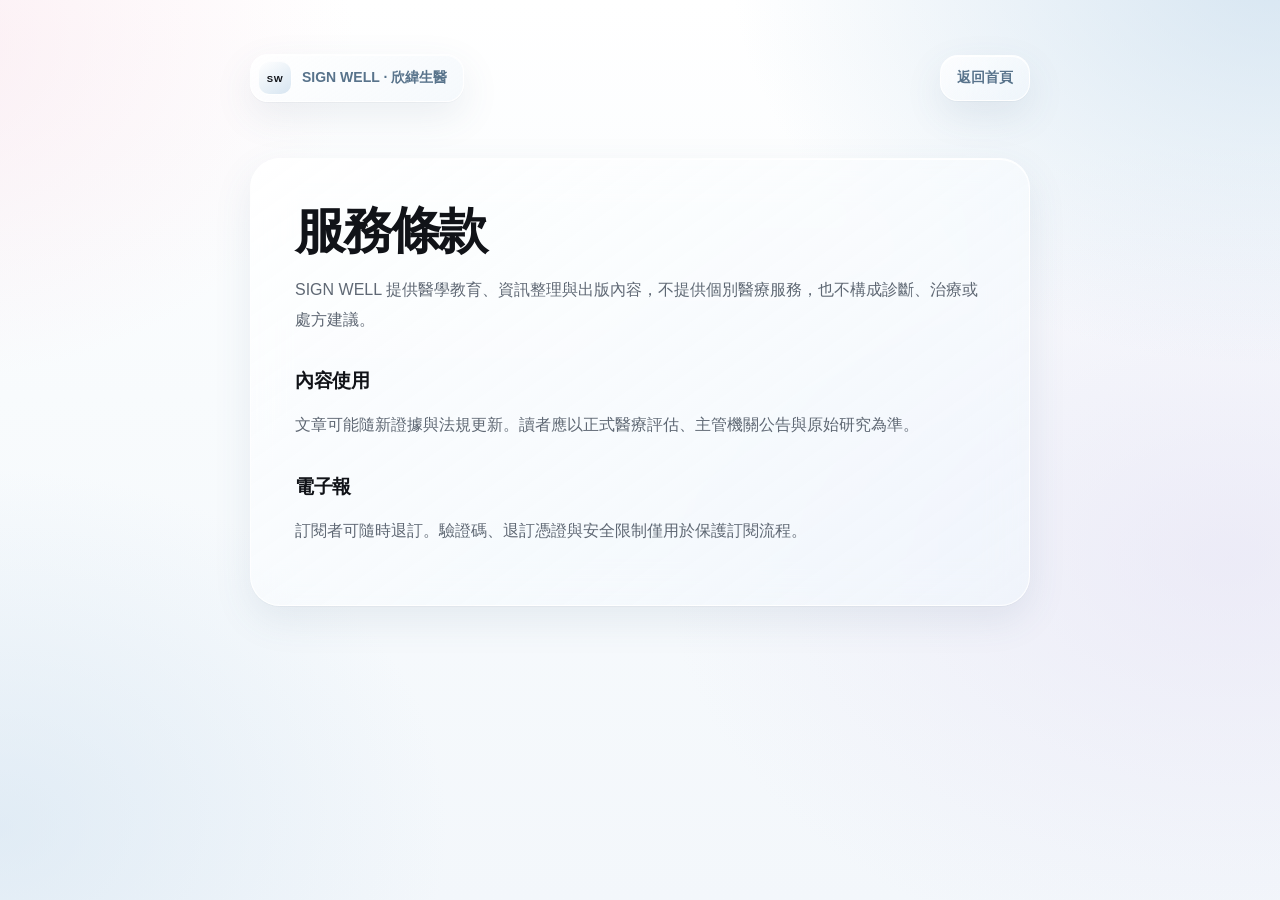
<file: terms.html>
<!doctype html><html lang="zh-Hant"><head><meta charset="utf-8"><link rel="canonical" href="https://signwell.com.tw/terms.html"><link rel="image_src" href="https://980510linz.github.io/signwell/assets/social/signwell-share-r9-4-20260925.jpg"><meta property="og:locale" content="zh_TW"><meta property="og:type" content="website"><meta property="og:site_name" content="SIGN WELL · 欣緯生醫"><meta property="og:title" content="服務條款｜SIGN WELL"><meta property="og:description" content="SIGN WELL 服務條款。"><meta property="og:url" content="https://signwell.com.tw/terms.html"><meta property="og:image" content="https://980510linz.github.io/signwell/assets/social/signwell-share-r9-4-20260925.jpg"><meta property="og:image:secure_url" content="https://980510linz.github.io/signwell/assets/social/signwell-share-r9-4-20260925.jpg"><meta property="og:image:type" content="image/jpeg"><meta property="og:image:width" content="1200"><meta property="og:image:height" content="630"><meta property="og:image:alt" content="SIGN WELL 透明果凍玻璃主視覺"><meta name="twitter:card" content="summary_large_image"><meta name="twitter:title" content="服務條款｜SIGN WELL"><meta name="twitter:description" content="SIGN WELL 服務條款。"><meta name="twitter:image" content="https://980510linz.github.io/signwell/assets/social/signwell-share-r9-4-20260925.jpg"><meta name="twitter:image:alt" content="SIGN WELL 透明果凍玻璃主視覺"><meta name="viewport" content="width=device-width,initial-scale=1"><meta name="color-scheme" content="light"><title>服務條款｜SIGN WELL</title><meta name="theme-color" content="#f8fbfd"><link rel="icon" href="assets/favicon.svg" type="image/svg+xml"><link rel="apple-touch-icon" href="assets/app-icon-192.png"><style>:root{--ink:#142236;--ink-3:#465a70;--muted:#697c8f;--line:rgba(20,34,54,.08);--line-2:rgba(20,34,54,.13);--blue:#3f7fb3;--green:#466a59;color-scheme:light}
*{box-sizing:border-box}
body{margin:0;min-height:100dvh;color:var(--ink);font-family:-apple-system,BlinkMacSystemFont,"Segoe UI","PingFang TC","Noto Sans TC","Noto Sans CJK TC","Microsoft JhengHei",sans-serif;-webkit-font-smoothing:antialiased;background:radial-gradient(60rem 40rem at 104% -8%,rgba(176,212,242,.55),transparent 62%),radial-gradient(46rem 32rem at -8% 2%,rgba(247,222,231,.5),transparent 62%),radial-gradient(56rem 40rem at -6% 104%,rgba(212,234,222,.55),transparent 62%),linear-gradient(180deg,#fbfdff,#f1f6f9)}
body::before{content:"";position:fixed;inset:0;z-index:-1;pointer-events:none;background-image:radial-gradient(rgba(20,34,54,.11) 1px,transparent 1.3px);background-size:24px 24px;-webkit-mask-image:radial-gradient(80rem 36rem at 50% -6%,#000 10%,transparent 72%);mask-image:radial-gradient(80rem 36rem at 50% -6%,#000 10%,transparent 72%);opacity:.5}
.wrap{width:min(780px,calc(100% - 32px));margin:0 auto;padding:max(24px,6vh) 0 64px}
.top{display:flex;justify-content:space-between;align-items:center;gap:12px;margin-bottom:clamp(28px,6vw,56px)}
.top a{display:inline-flex;align-items:center;gap:10px;min-height:46px;padding:6px 16px;border-radius:18px;color:var(--ink);text-decoration:none;font-weight:750;font-size:14px;background:linear-gradient(180deg,rgba(255,255,255,.66),rgba(255,255,255,.36));-webkit-backdrop-filter:blur(8px) saturate(180%);backdrop-filter:blur(8px) saturate(180%);box-shadow:inset 0 1px 0 #fff,inset 0 0 0 1px rgba(255,255,255,.55),0 10px 26px -12px rgba(22,44,70,.3);transition:transform .4s cubic-bezier(.3,1.3,.5,1)}
.top a:hover{transform:translateY(-1px)}
.top a:first-child{padding-left:7px}
.top a:first-child::before{content:"SW";display:grid;place-items:center;width:32px;height:32px;border-radius:11px;color:#fff;font-size:9.5px;font-weight:800;letter-spacing:.06em;background:radial-gradient(120% 90% at 20% 0%,rgba(111,168,207,.55),transparent 55%),linear-gradient(150deg,#2b3d58,#142236)}
.card{background:#fff;border:1px solid var(--line);border-radius:30px;padding:clamp(24px,5vw,44px);box-shadow:0 2px 6px rgba(20,34,54,.05),0 30px 60px -22px rgba(20,34,54,.22);animation:pop .6s cubic-bezier(.3,1.25,.5,1) both}
@keyframes pop{from{opacity:0;transform:translateY(14px) scale(.98)}to{opacity:1;transform:none}}
h1{margin:0 0 14px;font-size:clamp(32px,6vw,50px);line-height:1.12;letter-spacing:-.045em;text-wrap:balance}
h2{margin:34px 0 6px;font-size:19px;letter-spacing:-.02em;color:var(--ink)}
p,li{color:var(--ink-3);line-height:1.85;font-size:16px}
a{color:var(--blue);text-underline-offset:3px}
.btn,button{display:inline-flex;align-items:center;justify-content:center;gap:8px;min-height:50px;padding:0 22px;border:0;border-radius:999px;background:radial-gradient(120% 140% at 15% -20%,rgba(111,168,207,.5),transparent 50%),linear-gradient(160deg,#24344b,#142236);color:#fff;text-decoration:none;font:inherit;font-weight:750;cursor:pointer;box-shadow:0 10px 22px -10px rgba(20,34,54,.6);transition:transform .35s cubic-bezier(.3,1.2,.45,1),box-shadow .2s}
.btn:hover,button:hover{transform:translateY(-1px)}
.btn:active,button:active{transform:scale(.97)}
.btn{margin-top:10px}
.status{margin-top:16px;color:var(--muted);min-height:24px}
.status.error{color:#a4515d}.status.success{color:#3f6d56}
textarea{width:100%;min-height:110px;margin-top:6px;border:1px solid var(--line-2);border-radius:18px;padding:14px 16px;font:inherit;color:var(--ink);background:#f7fafc;resize:vertical;outline:0;transition:border-color .2s,box-shadow .2s}
textarea:focus{border-color:rgba(20,34,54,.22);box-shadow:0 8px 24px rgba(75,122,158,.1)}
.opts{display:flex;flex-wrap:wrap;gap:8px}
.opts br{display:none}
.opts label{display:inline-flex;align-items:center;gap:8px;padding:10px 16px;border-radius:999px;border:1px solid var(--line-2);background:#f7fafc;color:var(--ink-3);font-size:14.5px;font-weight:650;cursor:pointer;transition:background .2s,border-color .2s,color .2s}
.opts label:has(input:checked){background:#e9f2ed;border-color:rgba(70,106,89,.35);color:var(--green)}
.opts input{accent-color:var(--green);margin:0}
:focus-visible{outline:2px solid rgba(63,127,179,.6);outline-offset:3px}
@media (prefers-reduced-motion:reduce){*{transition:none!important;animation:none!important}}</style><!-- SW_IOS_GLASS_R3_START -->
<link rel="stylesheet" href="assets/signwell-ios-glass-r3.css?build=iosglass-r3">
<link rel="stylesheet" href="assets/signwell-ambient-pages.css?build=r9-7-ambient-cubic">
<!-- SW_IOS_GLASS_R3_END -->
<meta name="signwell-theme" content="iOS-Liquid-Glass-R3">
<style id="sw-r96-mobile-axis-lock">@media(max-width:820px){html,body{width:100%;max-width:100%;overflow-x:hidden!important;overscroll-behavior-x:none}body{position:relative}@supports(overflow:clip){html,body{overflow-x:clip!important}}}</style></head><body><main class="wrap"><div class="top"><a href="index.html">SIGN WELL · 欣緯生醫</a><a href="index.html">返回首頁</a></div><section class="card"><h1>服務條款</h1><p>SIGN WELL 提供醫學教育、資訊整理與出版內容，不提供個別醫療服務，也不構成診斷、治療或處方建議。</p><h2>內容使用</h2><p>文章可能隨新證據與法規更新。讀者應以正式醫療評估、主管機關公告與原始研究為準。</p><h2>電子報</h2><p>訂閱者可隨時退訂。驗證碼、退訂憑證與安全限制僅用於保護訂閱流程。</p></section></main></body></html>
</file>
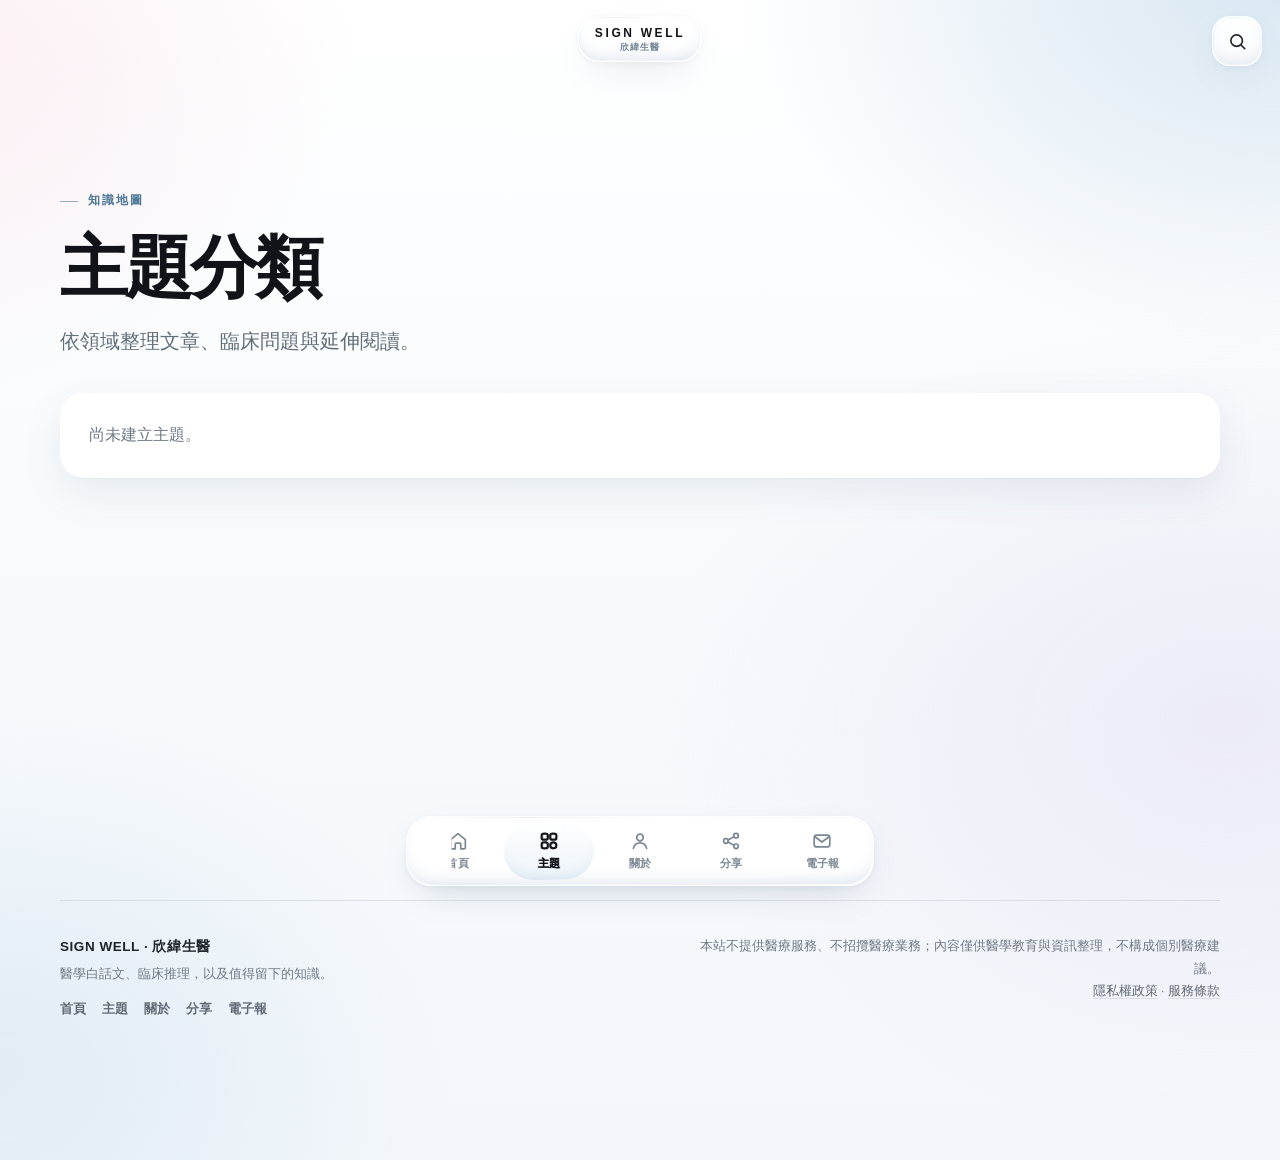
<file: topics.html>
<!doctype html><html lang="zh-Hant"><head><meta charset="utf-8"><link rel="canonical" href="https://signwell.com.tw/topics.html"><link rel="image_src" href="https://980510linz.github.io/signwell/assets/social/signwell-share-r9-4-20260925.jpg"><meta property="og:locale" content="zh_TW"><meta property="og:type" content="website"><meta property="og:site_name" content="SIGN WELL · 欣緯生醫"><meta property="og:title" content="主題分類｜SIGN WELL"><meta property="og:description" content="依領域整理 SIGN WELL 的醫學文章、臨床問題與延伸閱讀。"><meta property="og:url" content="https://signwell.com.tw/topics.html"><meta property="og:image" content="https://980510linz.github.io/signwell/assets/social/signwell-share-r9-4-20260925.jpg"><meta property="og:image:secure_url" content="https://980510linz.github.io/signwell/assets/social/signwell-share-r9-4-20260925.jpg"><meta property="og:image:type" content="image/jpeg"><meta property="og:image:width" content="1200"><meta property="og:image:height" content="630"><meta property="og:image:alt" content="SIGN WELL 透明果凍玻璃主視覺"><meta name="twitter:card" content="summary_large_image"><meta name="twitter:title" content="主題分類｜SIGN WELL"><meta name="twitter:description" content="依領域整理 SIGN WELL 的醫學文章、臨床問題與延伸閱讀。"><meta name="twitter:image" content="https://980510linz.github.io/signwell/assets/social/signwell-share-r9-4-20260925.jpg"><meta name="twitter:image:alt" content="SIGN WELL 透明果凍玻璃主視覺"><meta name="viewport" content="width=device-width,initial-scale=1,viewport-fit=cover"><meta name="signwell-release" content="24.37.0"><meta name="signwell-ui" content="25.1"><meta name="signwell-ui-profile" content="SWFX-R1-no-home-cta-adaptive+IOS-GLASS-R3+JELLY-GLASS-SHIMMER-R9.6-MOBILE-BRAND-CLEAN+R9.7-AMBIENT-CUBIC+R9.4-SOCIAL-PREVIEW+NEWSLETTER-R8B-CLEAN"><meta name="color-scheme" content="light"><meta name="theme-color" content="#f8fbfd"><meta name="robots" content="index,follow,max-snippet:-1,max-image-preview:large"><meta name="description" content="SIGN WELL · 欣緯生醫 — 醫學白話文、臨床推理與值得留下的知識。"><title>SIGN WELL · 欣緯生醫</title><link rel="manifest" href="manifest.webmanifest"><link rel="icon" href="assets/favicon.svg" type="image/svg+xml"><link rel="icon" href="assets/app-icon-192.png" type="image/png" sizes="192x192"><link rel="apple-touch-icon" href="assets/app-icon-192.png"><link rel="stylesheet" href="assets/public-core.css?build=r9-6-mobile-brand-clean">
<!-- SW_PUBLIC_LIQUID_NAV_START -->
<link rel="stylesheet" href="assets/components/styles/public-liquid-dock.css?build=r9-6-mobile-brand-clean">
<script src="assets/bundles/public-liquid-navigation.js?build=r9-6-mobile-brand-clean" defer></script>
<!-- SW_PUBLIC_LIQUID_NAV_END -->
<!-- SW_ARTICLE_ID_CARD_START -->
<link rel="stylesheet" href="assets/components/styles/article-id-card.css?build=r9-6-mobile-brand-clean">
<script src="assets/bundles/article-id-card.js?build=r9-6-mobile-brand-clean" defer></script>
<!-- SW_ARTICLE_ID_CARD_END -->
<link rel="stylesheet" href="assets/uiux-system.css?build=canonical-ui251"><link rel="stylesheet" href="assets/signwell-liquid-hero.css?build=r9-3-adaptive-hero">
<!-- SW_IOS_GLASS_R3_START -->
<link rel="stylesheet" href="assets/signwell-ios-glass-r3.css?build=iosglass-r3">
<link rel="stylesheet" href="assets/signwell-ambient-pages.css?build=r9-7-ambient-cubic">
<!-- SW_IOS_GLASS_R3_END -->
<meta name="signwell-theme" content="iOS-Liquid-Glass-R3">
<style id="sw-r96-mobile-axis-lock">@media(max-width:820px){html,body{width:100%;max-width:100%;overflow-x:hidden!important;overscroll-behavior-x:none}body{position:relative}@supports(overflow:clip){html,body{overflow-x:clip!important}}}</style></head><body data-page="topics"><a class="skip-link" href="#app">跳到主要內容</a><div class="brand-top brand-top-wordmark" id="brandHome" role="button" tabindex="0" aria-label="回到首頁"><div class="brand-copy"><strong id="brandEnglish">SIGN WELL</strong><span id="brandChinese">欣緯生醫</span></div></div><div class="top-actions"><button class="iconbtn" id="searchBtn" type="button" aria-label="搜尋（⌘K）"><svg viewBox="0 0 24 24" aria-hidden="true"><circle cx="11" cy="11" r="6.6"/><path d="m16 16 4.2 4.2"/></svg></button></div><nav class="pager" id="pager" role="slider" tabindex="0" aria-label="頁面切換滑桿" aria-valuemin="0" aria-valuemax="4" aria-valuenow="1"><div class="pager-thumb" id="navThumb"><span class="thumb-spec"></span></div><div class="pager-items"><button class="nav-item" data-page="home" aria-label="首頁"><svg viewBox="0 0 24 24" aria-hidden="true"><path d="M4 10.6 12 4l8 6.6V19a1.5 1.5 0 0 1-1.5 1.5H15v-5.2a1 1 0 0 0-1-1h-4a1 1 0 0 0-1 1v5.2H5.5A1.5 1.5 0 0 1 4 19z"/></svg><span>首頁</span></button><button class="nav-item active" data-page="topics" aria-label="主題" aria-current="page"><svg viewBox="0 0 24 24" aria-hidden="true"><rect x="4" y="4" width="6.6" height="6.6" rx="1.9"/><rect x="13.4" y="4" width="6.6" height="6.6" rx="1.9"/><rect x="4" y="13.4" width="6.6" height="6.6" rx="1.9"/><circle cx="16.7" cy="16.7" r="3.3"/></svg><span>主題</span></button><button class="nav-item" data-page="about" aria-label="關於"><svg viewBox="0 0 24 24" aria-hidden="true"><circle cx="12" cy="8.2" r="3.6"/><path d="M4.8 20c.9-3.9 3.7-6 7.2-6s6.3 2.1 7.2 6"/></svg><span>關於</span></button><button class="nav-item" data-page="share" aria-label="分享"><svg viewBox="0 0 24 24" aria-hidden="true"><circle cx="6.5" cy="12" r="2.5"/><circle cx="17.5" cy="6.2" r="2.5"/><circle cx="17.5" cy="17.8" r="2.5"/><path d="m8.7 10.8 6.6-3.4M8.7 13.2l6.6 3.4"/></svg><span>分享</span></button><button class="nav-item" data-page="newsletter" aria-label="電子報"><svg viewBox="0 0 24 24" aria-hidden="true"><rect x="3.5" y="5.5" width="17" height="13" rx="2.8"/><path d="m4.6 7.6 7.4 5.5 7.4-5.5"/></svg><span>電子報</span></button></div></nav><main id="app" tabindex="-1"></main><footer class="footer"><div><strong id="footerBrand">SIGN WELL · 欣緯生醫</strong><div id="footerTagline"></div><nav class="footer-nav" aria-label="頁尾導覽"><button type="button" data-nav="home">首頁</button><button type="button" data-nav="topics">主題</button><button type="button" data-nav="about">關於</button><button type="button" data-nav="share">分享</button><button type="button" data-nav="newsletter">電子報</button></nav></div><div><span id="footerDisclaimer"></span><br><a href="privacy.html">隱私權政策</a> · <a href="terms.html">服務條款</a></div></footer><div class="search-overlay" id="searchOverlay" role="dialog" aria-modal="true" aria-label="站內搜尋"><div class="searchbox"><div class="search-head"><div class="search-title"><strong>搜尋 SIGN WELL</strong><span>文章、主題與關鍵字</span></div><button class="iconbtn" id="searchClose" type="button" aria-label="關閉"><svg viewBox="0 0 24 24" aria-hidden="true"><path d="M6.5 6.5l11 11M17.5 6.5l-11 11"/></svg></button></div><div class="search-input"><span class="search-glyph"><svg viewBox="0 0 24 24" aria-hidden="true"><circle cx="11" cy="11" r="6.6"/><path d="m16 16 4.2 4.2"/></svg></span><input id="searchInput" autocomplete="off" enterkeyhint="search" aria-label="搜尋關鍵字"></div><div class="search-tools"><div id="searchFilter"></div><span class="search-count" id="searchCount" style="font-size:12px;color:var(--muted);font-weight:700"></span></div><div class="search-results" id="searchResults" role="listbox"></div><div class="search-foot"><span><kbd>↑</kbd><kbd>↓</kbd>選擇</span><span><kbd>Enter</kbd>開啟</span><span><kbd>Esc</kbd>關閉</span></div></div></div><div class="toast" id="toast" role="status" aria-live="polite"></div><script src="analytics-config.js?build=canonical-repair"></script><script src="site-content.js"></script><script src="assets/public-core.js?build=r9-6-mobile-brand-clean" defer></script><script src="assets/uiux-system.js?build=canonical-ui251" defer></script><script src="assets/signwell-liquid-hero.js?build=r9-3-adaptive-hero" defer></script><script src="assets/signwell-ambient-pages.js?build=r9-7-ambient-cubic" defer></script></body></html>
</file>
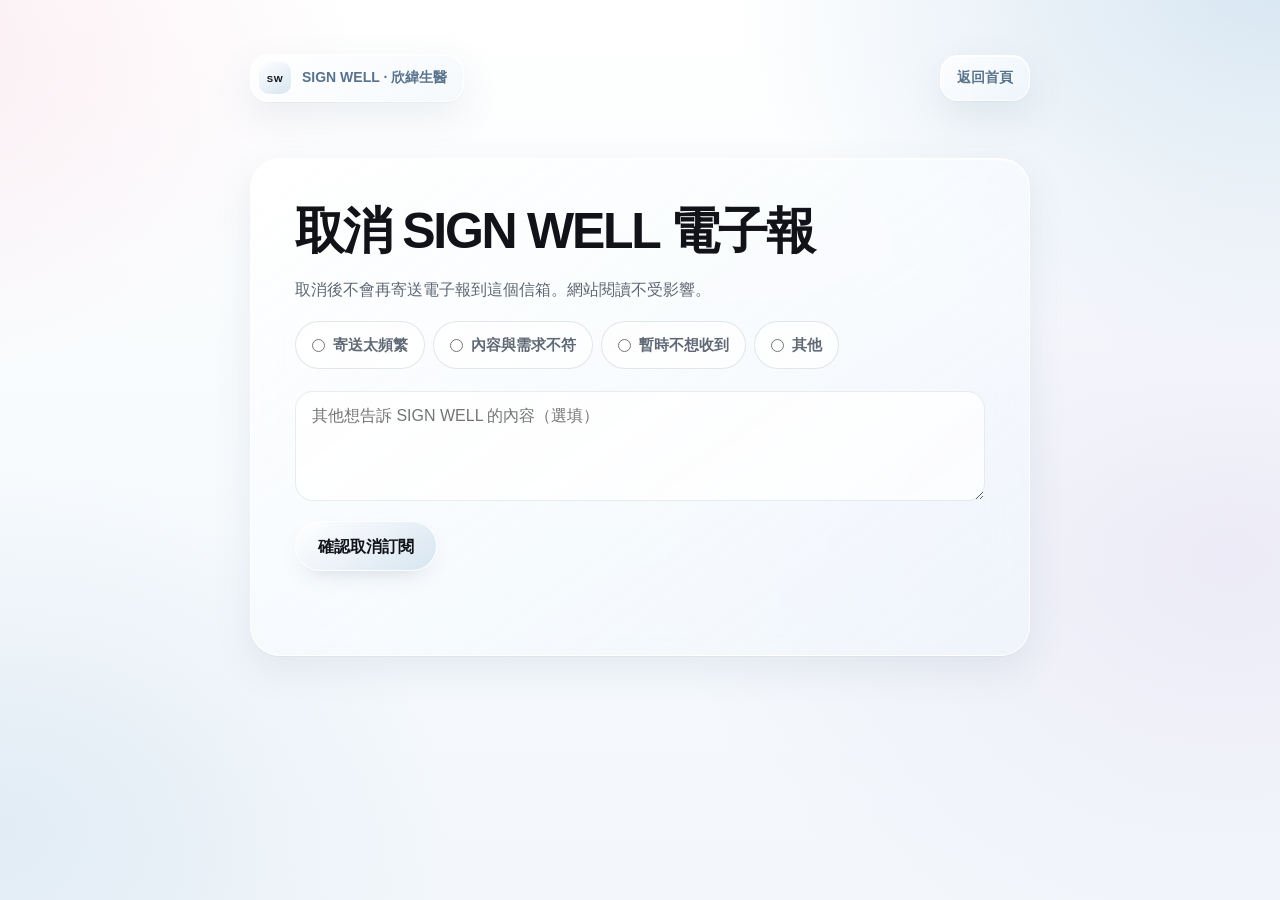
<file: unsubscribe.html>
<!doctype html><html lang="zh-Hant"><head><meta charset="utf-8"><link rel="canonical" href="https://signwell.com.tw/unsubscribe.html"><link rel="image_src" href="https://980510linz.github.io/signwell/assets/social/signwell-share-r9-4-20260925.jpg"><meta property="og:locale" content="zh_TW"><meta property="og:type" content="website"><meta property="og:site_name" content="SIGN WELL · 欣緯生醫"><meta property="og:title" content="取消訂閱｜SIGN WELL"><meta property="og:description" content="SIGN WELL 電子報取消訂閱。"><meta property="og:url" content="https://signwell.com.tw/unsubscribe.html"><meta property="og:image" content="https://980510linz.github.io/signwell/assets/social/signwell-share-r9-4-20260925.jpg"><meta property="og:image:secure_url" content="https://980510linz.github.io/signwell/assets/social/signwell-share-r9-4-20260925.jpg"><meta property="og:image:type" content="image/jpeg"><meta property="og:image:width" content="1200"><meta property="og:image:height" content="630"><meta property="og:image:alt" content="SIGN WELL 透明果凍玻璃主視覺"><meta name="twitter:card" content="summary_large_image"><meta name="twitter:title" content="取消訂閱｜SIGN WELL"><meta name="twitter:description" content="SIGN WELL 電子報取消訂閱。"><meta name="twitter:image" content="https://980510linz.github.io/signwell/assets/social/signwell-share-r9-4-20260925.jpg"><meta name="twitter:image:alt" content="SIGN WELL 透明果凍玻璃主視覺"><meta name="viewport" content="width=device-width,initial-scale=1"><meta name="color-scheme" content="light"><title>取消訂閱｜SIGN WELL</title><meta name="theme-color" content="#f8fbfd"><link rel="icon" href="assets/favicon.svg" type="image/svg+xml"><link rel="apple-touch-icon" href="assets/app-icon-192.png"><style>:root{--ink:#142236;--ink-3:#465a70;--muted:#697c8f;--line:rgba(20,34,54,.08);--line-2:rgba(20,34,54,.13);--blue:#3f7fb3;--green:#466a59;color-scheme:light}
*{box-sizing:border-box}
body{margin:0;min-height:100dvh;color:var(--ink);font-family:-apple-system,BlinkMacSystemFont,"Segoe UI","PingFang TC","Noto Sans TC","Noto Sans CJK TC","Microsoft JhengHei",sans-serif;-webkit-font-smoothing:antialiased;background:radial-gradient(60rem 40rem at 104% -8%,rgba(176,212,242,.55),transparent 62%),radial-gradient(46rem 32rem at -8% 2%,rgba(247,222,231,.5),transparent 62%),radial-gradient(56rem 40rem at -6% 104%,rgba(212,234,222,.55),transparent 62%),linear-gradient(180deg,#fbfdff,#f1f6f9)}
body::before{content:"";position:fixed;inset:0;z-index:-1;pointer-events:none;background-image:radial-gradient(rgba(20,34,54,.11) 1px,transparent 1.3px);background-size:24px 24px;-webkit-mask-image:radial-gradient(80rem 36rem at 50% -6%,#000 10%,transparent 72%);mask-image:radial-gradient(80rem 36rem at 50% -6%,#000 10%,transparent 72%);opacity:.5}
.wrap{width:min(780px,calc(100% - 32px));margin:0 auto;padding:max(24px,6vh) 0 64px}
.top{display:flex;justify-content:space-between;align-items:center;gap:12px;margin-bottom:clamp(28px,6vw,56px)}
.top a{display:inline-flex;align-items:center;gap:10px;min-height:46px;padding:6px 16px;border-radius:18px;color:var(--ink);text-decoration:none;font-weight:750;font-size:14px;background:linear-gradient(180deg,rgba(255,255,255,.66),rgba(255,255,255,.36));-webkit-backdrop-filter:blur(8px) saturate(180%);backdrop-filter:blur(8px) saturate(180%);box-shadow:inset 0 1px 0 #fff,inset 0 0 0 1px rgba(255,255,255,.55),0 10px 26px -12px rgba(22,44,70,.3);transition:transform .4s cubic-bezier(.3,1.3,.5,1)}
.top a:hover{transform:translateY(-1px)}
.top a:first-child{padding-left:7px}
.top a:first-child::before{content:"SW";display:grid;place-items:center;width:32px;height:32px;border-radius:11px;color:#fff;font-size:9.5px;font-weight:800;letter-spacing:.06em;background:radial-gradient(120% 90% at 20% 0%,rgba(111,168,207,.55),transparent 55%),linear-gradient(150deg,#2b3d58,#142236)}
.card{background:#fff;border:1px solid var(--line);border-radius:30px;padding:clamp(24px,5vw,44px);box-shadow:0 2px 6px rgba(20,34,54,.05),0 30px 60px -22px rgba(20,34,54,.22);animation:pop .6s cubic-bezier(.3,1.25,.5,1) both}
@keyframes pop{from{opacity:0;transform:translateY(14px) scale(.98)}to{opacity:1;transform:none}}
h1{margin:0 0 14px;font-size:clamp(32px,6vw,50px);line-height:1.12;letter-spacing:-.045em;text-wrap:balance}
h2{margin:34px 0 6px;font-size:19px;letter-spacing:-.02em;color:var(--ink)}
p,li{color:var(--ink-3);line-height:1.85;font-size:16px}
a{color:var(--blue);text-underline-offset:3px}
.btn,button{display:inline-flex;align-items:center;justify-content:center;gap:8px;min-height:50px;padding:0 22px;border:0;border-radius:999px;background:radial-gradient(120% 140% at 15% -20%,rgba(111,168,207,.5),transparent 50%),linear-gradient(160deg,#24344b,#142236);color:#fff;text-decoration:none;font:inherit;font-weight:750;cursor:pointer;box-shadow:0 10px 22px -10px rgba(20,34,54,.6);transition:transform .35s cubic-bezier(.3,1.2,.45,1),box-shadow .2s}
.btn:hover,button:hover{transform:translateY(-1px)}
.btn:active,button:active{transform:scale(.97)}
.btn{margin-top:10px}
.status{margin-top:16px;color:var(--muted);min-height:24px}
.status.error{color:#a4515d}.status.success{color:#3f6d56}
textarea{width:100%;min-height:110px;margin-top:6px;border:1px solid var(--line-2);border-radius:18px;padding:14px 16px;font:inherit;color:var(--ink);background:#f7fafc;resize:vertical;outline:0;transition:border-color .2s,box-shadow .2s}
textarea:focus{border-color:rgba(20,34,54,.22);box-shadow:0 8px 24px rgba(75,122,158,.1)}
.opts{display:flex;flex-wrap:wrap;gap:8px}
.opts br{display:none}
.opts label{display:inline-flex;align-items:center;gap:8px;padding:10px 16px;border-radius:999px;border:1px solid var(--line-2);background:#f7fafc;color:var(--ink-3);font-size:14.5px;font-weight:650;cursor:pointer;transition:background .2s,border-color .2s,color .2s}
.opts label:has(input:checked){background:#e9f2ed;border-color:rgba(70,106,89,.35);color:var(--green)}
.opts input{accent-color:var(--green);margin:0}
:focus-visible{outline:2px solid rgba(63,127,179,.6);outline-offset:3px}
@media (prefers-reduced-motion:reduce){*{transition:none!important;animation:none!important}}</style><!-- SW_IOS_GLASS_R3_START -->
<link rel="stylesheet" href="assets/signwell-ios-glass-r3.css?build=iosglass-r3">
<link rel="stylesheet" href="assets/signwell-ambient-pages.css?build=r9-7-ambient-cubic">
<!-- SW_IOS_GLASS_R3_END -->
<meta name="signwell-theme" content="iOS-Liquid-Glass-R3">
<style id="sw-r96-mobile-axis-lock">@media(max-width:820px){html,body{width:100%;max-width:100%;overflow-x:hidden!important;overscroll-behavior-x:none}body{position:relative}@supports(overflow:clip){html,body{overflow-x:clip!important}}}</style></head><body><main class="wrap"><div class="top"><a href="index.html">SIGN WELL · 欣緯生醫</a><a href="index.html">返回首頁</a></div><section class="card"><h1>取消 SIGN WELL 電子報</h1><p>取消後不會再寄送電子報到這個信箱。網站閱讀不受影響。</p><p class="opts"><label><input type="radio" name="reason" value="too-frequent"> 寄送太頻繁</label><br><label><input type="radio" name="reason" value="not-relevant"> 內容與需求不符</label><br><label><input type="radio" name="reason" value="temporary"> 暫時不想收到</label><br><label><input type="radio" name="reason" value="other"> 其他</label></p><textarea id="reasonNote" maxlength="240" placeholder="其他想告訴 SIGN WELL 的內容（選填）"></textarea><p><button id="unsubscribeBtn">確認取消訂閱</button></p><div class="status" id="status"></div></section></main><script src="analytics-config.js?build=canonical-repair"></script><script>(()=>{'use strict';const q=s=>document.querySelector(s);const token=new URLSearchParams(location.search).get('t')||'';function cfg(){const a=window.SIGNWELL_ANALYTICS||{},n=window.SIGNWELL_NEWSLETTER||{};const e=String(n.endpoint||a.endpoint||'').trim();return {endpoint:e,enabled:(n.enabled===true||a.enabled===true)&&/^https:\/\/script\.google\.com\/macros\/s\//i.test(e)}}function bridge(payload){return new Promise((resolve,reject)=>{const c=cfg();if(!c.enabled)return reject(new Error('後端尚未完成同步'));const id='swu_'+Date.now().toString(36),fr=document.createElement('iframe'),fm=document.createElement('form');fr.name='f_'+id;Object.assign(fr.style,{position:'fixed',width:'1px',height:'1px',opacity:'0',left:'-9999px'});fm.method='POST';fm.action=c.endpoint;fm.target=fr.name;fm.style.display='none';const add=(n,v)=>{const x=document.createElement('input');x.type='hidden';x.name=n;x.value=String(v??'');fm.appendChild(x)};add('transport','iframe');add('requestId',id);add('returnOrigin',location.origin);add('action','newsletter.unsubscribe');add('payload',JSON.stringify(payload));let t;const clean=()=>{clearTimeout(t);removeEventListener('message',on);fm.remove();fr.remove()};const on=e=>{const d=e.data;if(!d||d.source!=='SIGNWELL_GAS'||d.requestId!==id)return;clean();d.ok?resolve(d.data||{}):reject(new Error(d.error||'取消訂閱失敗'))};addEventListener('message',on);t=setTimeout(()=>{clean();reject(new Error('後端連線逾時'))},30000);document.body.append(fr,fm);fm.submit()})}q('#unsubscribeBtn').onclick=async()=>{const s=q('#status');s.className='status';s.textContent='正在更新…';try{const r=await bridge({token,reason:q('input[name=reason]:checked')?.value||'skipped',note:q('#reasonNote').value||''});s.className='status success';s.textContent=r.message||'已取消訂閱。'}catch(e){s.className='status error';s.textContent=e.message||'取消訂閱失敗'}}})();</script></body></html>
</file>
<file: assets/public-core.css>
/* ==========================================================================
   SIGN WELL · 欣緯生醫 — Public core stylesheet
   release 24.36.3 · UI refresh "Clinical Glass" (ui 25.1)
   Light-only by design. Content layer = opaque paper.
   Liquid Glass lives only in the navigation / control layer
   (see components/styles/public-liquid-dock.css).
   ========================================================================== */

:root {
  /* ink & neutrals */
  --ink: #142236;
  --ink-2: #26364c;
  --ink-3: #465a70;
  --muted: #697c8f;
  --muted-2: #8d9cab;
  --line: rgba(20, 34, 54, 0.08);
  --line-2: rgba(20, 34, 54, 0.13);

  /* surfaces */
  --paper: #ffffff;
  --paper-2: #f7fafc;
  --paper-3: #eef3f7;
  --canvas: #f3f7fa;

  /* brand hues */
  --blue: #3f7fb3;
  --blue-2: #6fa8cf;
  --blue-soft: #e8f1f9;
  --green: #466a59;
  --green-2: #5f8b75;
  --green-soft: #e9f2ed;
  --earth: #a88763;
  --earth-soft: #f6efe7;
  --rose: #d9a9b8;
  --rose-soft: #fbf0f3;
  --accent: var(--blue);

  /* legacy aliases (older layers / CMS static pages) */
  --glass: rgba(255, 255, 255, 0.48);
  --glass-strong: rgba(255, 255, 255, 0.72);

  /* shape & depth */
  --radius: 28px;
  --r-xl: 32px;
  --r-lg: 24px;
  --r-md: 18px;
  --r-sm: 12px;
  --shadow-1: 0 1px 2px rgba(20, 34, 54, 0.04), 0 3px 10px -4px rgba(20, 34, 54, 0.08);
  --shadow-2: 0 1px 2px rgba(20, 34, 54, 0.04), 0 14px 34px -14px rgba(20, 34, 54, 0.16);
  --shadow-3: 0 2px 6px rgba(20, 34, 54, 0.05), 0 30px 60px -22px rgba(20, 34, 54, 0.26);

  /* type */
  --font-sans: -apple-system, BlinkMacSystemFont, "Segoe UI", "PingFang TC", "Noto Sans TC", "Noto Sans CJK TC", "Microsoft JhengHei", sans-serif;
  --font-serif: "Noto Serif TC", "Noto Serif CJK TC", "Source Han Serif TC", "Songti TC", "PMingLiU", serif;
  --font-mono: ui-monospace, "SF Mono", SFMono-Regular, Menlo, Consolas, monospace;

  /* motion */
  --ease: cubic-bezier(0.2, 0.8, 0.2, 1);
  --ease-out: cubic-bezier(0.16, 1, 0.3, 1);
  --spring: cubic-bezier(0.3, 1.3, 0.5, 1);
  --spring-snappy: cubic-bezier(0.3, 1.18, 0.45, 1);
  --spring-soft: cubic-bezier(0.22, 1, 0.36, 1);

  /* layout */
  --page-w: 1160px;
  --gutter: 20px;
  --top-safe: max(16px, env(safe-area-inset-top));
  --dock-h: 70px;

  color-scheme: light;
}

/* Physically-based spring curves (sampled damped oscillator → CSS linear()). */
@supports (transition-timing-function: linear(0, 1)) {
  :root {
    --spring: linear(0, 0.037, 0.125, 0.246, 0.386, 0.524, 0.654, 0.774, 0.873, 0.952, 1.013, 1.057, 1.084, 1.098, 1.102, 1.098, 1.089, 1.076, 1.062, 1.048, 1.035, 1.023, 1.013, 1.005, 0.998, 0.994, 0.991, 0.99, 0.99, 0.99, 0.991, 0.992, 0.994, 0.995, 0.997, 0.998, 0.999, 1);
    --spring-snappy: linear(0, 0.026, 0.087, 0.176, 0.276, 0.385, 0.49, 0.59, 0.685, 0.766, 0.839, 0.898, 0.946, 0.985, 1.013, 1.034, 1.048, 1.055, 1.059, 1.059, 1.056, 1.051, 1.046, 1.039, 1.033, 1.027, 1.021, 1.016, 1.012, 1.008, 1.004, 1.002, 1, 0.999, 0.998, 0.997, 0.997, 0.997, 0.997, 0.997, 0.997, 0.998, 0.998, 0.998, 0.999, 0.999, 0.999, 1);
    --spring-soft: linear(0, 0.023, 0.077, 0.148, 0.227, 0.309, 0.389, 0.464, 0.534, 0.597, 0.653, 0.703, 0.747, 0.785, 0.818, 0.847, 0.871, 0.892, 0.909, 0.924, 0.937, 0.947, 0.956, 0.964, 0.97, 0.975, 0.979, 0.983, 0.986, 0.988, 0.99, 0.992, 0.994, 0.995, 0.996, 0.996, 0.997, 0.998, 0.998, 0.998, 0.999, 0.999, 0.999, 0.999, 0.999, 1);
  }
}

/* --------------------------------------------------------------------------
   Base
   -------------------------------------------------------------------------- */
*,
*::before,
*::after {
  box-sizing: border-box;
}
html {
  background: var(--canvas);
  scroll-behavior: smooth;
  scroll-padding-top: 104px;
  -webkit-text-size-adjust: 100%;
  text-size-adjust: 100%;
}
body {
  margin: 0;
  min-height: 100dvh;
  color: var(--ink);
  font-family: var(--font-sans);
  font-size: 16px;
  line-height: 1.65;
  font-feature-settings: "kern" 1, "palt" 0;
  -webkit-font-smoothing: antialiased;
  text-rendering: optimizeLegibility;
  overflow-x: hidden;
  background:
    radial-gradient(64rem 42rem at 104% -8%, rgba(176, 212, 242, 0.58), transparent 62%),
    radial-gradient(48rem 34rem at -8% 2%, rgba(247, 222, 231, 0.55), transparent 62%),
    radial-gradient(60rem 44rem at -6% 104%, rgba(212, 234, 222, 0.6), transparent 62%),
    radial-gradient(40rem 30rem at 110% 70%, rgba(236, 226, 212, 0.45), transparent 60%),
    linear-gradient(180deg, #fbfdff 0%, #f5f9fb 46%, #eff5f8 100%);
}
/* Dot-grid "clinical paper" texture — static, masked to the top of the page. */
body::before {
  content: "";
  position: fixed;
  inset: 0;
  z-index: -1;
  pointer-events: none;
  background-image: radial-gradient(rgba(20, 34, 54, 0.11) 1px, transparent 1.3px);
  background-size: 24px 24px;
  -webkit-mask-image: radial-gradient(90rem 42rem at 50% -6%, #000 10%, transparent 72%);
  mask-image: radial-gradient(90rem 42rem at 50% -6%, #000 10%, transparent 72%);
  opacity: 0.55;
}
::selection {
  background: rgba(111, 168, 207, 0.28);
  color: var(--ink);
}
button,
input,
textarea,
select {
  font: inherit;
  color: inherit;
}
button,
a,
[role="button"],
[role="link"] {
  -webkit-tap-highlight-color: transparent;
}
button {
  cursor: pointer;
}
a {
  color: inherit;
}
img {
  max-width: 100%;
}
.hidden {
  display: none !important;
}
.sr-only {
  position: absolute !important;
  width: 1px;
  height: 1px;
  overflow: hidden;
  clip: rect(0 0 0 0);
  clip-path: inset(50%);
  white-space: nowrap;
}
.skip-link {
  position: fixed;
  z-index: 300;
  left: 16px;
  top: -80px;
  padding: 10px 16px;
  border-radius: 12px;
  background: var(--ink);
  color: #fff;
  font-weight: 700;
  text-decoration: none;
  transition: top 0.2s var(--ease);
}
.skip-link:focus {
  top: 12px;
}
:focus-visible {
  outline: 2px solid rgba(63, 127, 179, 0.6);
  outline-offset: 3px;
}

/* --------------------------------------------------------------------------
   Top chrome (geometry only — glass material in public-liquid-dock.css)
   -------------------------------------------------------------------------- */
.brand-top {
  position: fixed;
  z-index: 60;
  left: max(18px, env(safe-area-inset-left));
  top: var(--top-safe);
  display: flex;
  align-items: center;
  gap: 10px;
  min-height: 50px;
  padding: 7px 14px 7px 7px;
  border-radius: 20px;
  cursor: pointer;
  user-select: none;
}
.brand-mark {
  flex: none;
  display: grid;
  place-items: center;
  width: 36px;
  height: 36px;
  border-radius: 12px;
  color: #fff;
  font-size: 10px;
  font-weight: 800;
  letter-spacing: 0.06em;
  background:
    radial-gradient(120% 90% at 20% 0%, rgba(111, 168, 207, 0.55), transparent 55%),
    linear-gradient(150deg, #2b3d58, #142236 70%);
  box-shadow: 0 6px 14px -4px rgba(20, 34, 54, 0.45), inset 0 1px 0 rgba(255, 255, 255, 0.18);
}
.brand-mark svg {
  width: 22px;
  height: 22px;
  display: block;
}
.brand-copy {
  display: grid;
  line-height: 1.15;
}
.brand-copy strong {
  display: block;
  font-size: 12.5px;
  font-weight: 800;
  letter-spacing: 0.2em;
  color: var(--ink);
}
.brand-copy span {
  display: block;
  margin-top: 3px;
  font-size: 10px;
  letter-spacing: 0.12em;
  color: var(--muted);
}
.top-actions {
  position: fixed;
  z-index: 61;
  right: max(18px, env(safe-area-inset-right));
  top: var(--top-safe);
  display: flex;
  gap: 10px;
}
.iconbtn {
  position: relative;
  display: grid;
  place-items: center;
  width: 50px;
  height: 50px;
  padding: 0;
  border-radius: 18px;
  border: 0;
  color: var(--ink-2);
  font-size: 0;
}
.iconbtn svg {
  width: 21px;
  height: 21px;
  fill: none;
  stroke: currentColor;
  stroke-width: 1.9;
  stroke-linecap: round;
  stroke-linejoin: round;
}
.softbtn {
  display: inline-flex;
  align-items: center;
  justify-content: center;
  gap: 8px;
  min-height: 44px;
  padding: 0 18px;
  border-radius: 999px;
  border: 1px solid var(--line-2);
  background: var(--paper);
  color: var(--ink-2);
  font-weight: 700;
  font-size: 14px;
  box-shadow: var(--shadow-1);
  transition: transform 0.25s var(--spring-snappy), box-shadow 0.2s var(--ease), background 0.2s;
}
.softbtn svg {
  width: 17px;
  height: 17px;
  fill: none;
  stroke: currentColor;
  stroke-width: 1.9;
  stroke-linecap: round;
  stroke-linejoin: round;
}
.softbtn:hover {
  transform: translateY(-1px);
  box-shadow: var(--shadow-2);
}
.softbtn:active,
.iconbtn:active {
  transform: scale(0.96);
}

/* Buttons */
.btn {
  position: relative;
  display: inline-flex;
  align-items: center;
  justify-content: center;
  gap: 10px;
  min-height: 52px;
  padding: 0 24px;
  border: 0;
  border-radius: 999px;
  font-weight: 750;
  font-size: 15px;
  letter-spacing: 0.01em;
  text-decoration: none;
  white-space: nowrap;
  transition: transform 0.35s var(--spring-snappy), box-shadow 0.25s var(--ease), background 0.25s;
}
.btn svg {
  width: 18px;
  height: 18px;
  fill: none;
  stroke: currentColor;
  stroke-width: 2;
  stroke-linecap: round;
  stroke-linejoin: round;
  transition: transform 0.35s var(--spring-snappy);
}
.btn:hover svg {
  transform: translateX(3px);
}
.btn:active {
  transform: scale(0.97);
}
.btn-primary {
  color: #fff;
  background:
    radial-gradient(120% 140% at 15% -20%, rgba(111, 168, 207, 0.55), transparent 50%),
    linear-gradient(160deg, #24344b, #142236);
  box-shadow: 0 10px 24px -10px rgba(20, 34, 54, 0.6), inset 0 1px 0 rgba(255, 255, 255, 0.16);
}
.btn-primary:hover {
  box-shadow: 0 16px 32px -12px rgba(20, 34, 54, 0.62), inset 0 1px 0 rgba(255, 255, 255, 0.2);
  transform: translateY(-1px);
}

/* --------------------------------------------------------------------------
   Page frame
   -------------------------------------------------------------------------- */
#app {
  width: min(var(--page-w), calc(100% - 2 * var(--gutter)));
  margin: 0 auto;
  padding: 120px 0 150px;
  min-height: 100dvh;
}
#app:focus {
  outline: none;
}

.eyebrow,
.kicker {
  display: inline-flex;
  align-items: center;
  gap: 10px;
  font-size: 12px;
  font-weight: 800;
  letter-spacing: 0.16em;
  text-transform: uppercase;
  color: #4d7897;
}
.eyebrow::before,
.kicker::before {
  content: "";
  width: 18px;
  height: 1.5px;
  border-radius: 2px;
  background: currentColor;
  opacity: 0.6;
}
.eyebrow .idx {
  font-family: var(--font-mono);
  font-weight: 700;
  letter-spacing: 0.04em;
  color: var(--muted-2);
}

/* --------------------------------------------------------------------------
   Hero (home)
   -------------------------------------------------------------------------- */
.hero {
  position: relative;
  display: grid;
  grid-template-columns: minmax(0, 1.28fr) minmax(300px, 0.72fr);
  gap: clamp(34px, 5vw, 72px);
  align-items: center;
  min-height: min(640px, 74vh);
  padding-top: 24px;
  isolation: isolate;
}
.hero::before {
  content: "";
  position: absolute;
  z-index: -1;
  left: -8%;
  top: 4%;
  width: 46%;
  aspect-ratio: 1;
  border-radius: 50%;
  background: radial-gradient(circle, rgba(128, 180, 219, 0.2), rgba(232, 207, 215, 0.1) 40%, transparent 70%);
  filter: blur(8px);
  pointer-events: none;
}
.hero-copy {
  position: relative;
  max-width: 780px;
}
.hero-badge {
  display: inline-flex;
  align-items: center;
  gap: 9px;
  padding: 7px 14px 7px 9px;
  border-radius: 999px;
  background: var(--paper);
  border: 1px solid var(--line);
  box-shadow: var(--shadow-1);
  font-size: 12px;
  font-weight: 750;
  letter-spacing: 0.1em;
  color: var(--ink-3);
}
.hero-badge i {
  position: relative;
  width: 8px;
  height: 8px;
  border-radius: 50%;
  background: #4fae8a;
  box-shadow: 0 0 0 3px rgba(79, 174, 138, 0.18);
}
.hero-badge i::after {
  content: "";
  position: absolute;
  inset: -3px;
  border-radius: 50%;
  border: 1.5px solid rgba(79, 174, 138, 0.5);
  animation: sw-ping 2.4s var(--ease-out) infinite;
}
@keyframes sw-ping {
  0% { transform: scale(0.7); opacity: 1; }
  80%, 100% { transform: scale(2.1); opacity: 0; }
}
.hero h1,
.page-hero h1 {
  margin: 20px 0 20px;
  color: var(--ink);
  font-weight: 800;
  letter-spacing: -0.045em;
  text-wrap: balance;
}
.hero h1 {
  font-size: clamp(44px, 6.4vw, 86px);
  line-height: 1.02;
}
.hero h1 .l1,
.hero h1 .l2 {
  display: block;
}
.hero h1 .l2 {
  background: linear-gradient(172deg, #1b3049 18%, #2f5f86 70%, #3f6f60 108%);
  -webkit-background-clip: text;
  background-clip: text;
  color: transparent;
  padding-bottom: 0.06em;
}
.hero p,
.page-hero p {
  max-width: 660px;
  margin: 0;
  color: #5b6f83;
  font-size: clamp(16.5px, 1.6vw, 20px);
  line-height: 1.8;
}
.hero-actions {
  display: flex;
  flex-wrap: wrap;
  gap: 12px;
  margin-top: 30px;
}
.hero-stats {
  display: flex;
  flex-wrap: wrap;
  gap: 10px 28px;
  margin-top: 34px;
  padding-top: 22px;
  border-top: 1px solid var(--line);
  max-width: 560px;
}
.stat {
  display: grid;
  gap: 2px;
}
.stat b {
  font-size: 28px;
  line-height: 1;
  font-weight: 800;
  letter-spacing: -0.03em;
  color: var(--ink);
  font-variant-numeric: tabular-nums;
}
.stat span {
  font-size: 12px;
  font-weight: 700;
  letter-spacing: 0.06em;
  color: var(--muted);
}

/* hero aside card (opaque) */
.hero-card,
.panel,
.article-card,
.topic-card,
.person-card,
.share-card,
.newsletter-card {
  overflow: visible;
  background: var(--paper);
  border: 1px solid var(--line);
  border-radius: var(--r-lg);
  box-shadow: var(--shadow-2);
}
.hero-card {
  position: relative;
  overflow: hidden;
  padding: 30px;
  border-radius: var(--r-xl);
  box-shadow: var(--shadow-3);
}
.hero-card .note-chip {
  display: inline-flex;
  align-items: center;
  gap: 8px;
  padding: 6px 11px;
  border-radius: 999px;
  background: var(--green-soft);
  color: var(--green);
  font-size: 10.5px;
  font-weight: 800;
  letter-spacing: 0.14em;
}
.hero-card .quote-mark {
  position: absolute;
  right: 22px;
  top: 8px;
  font-family: Georgia, var(--font-serif);
  font-size: 120px;
  line-height: 1;
  color: rgba(63, 127, 179, 0.09);
  pointer-events: none;
}
.hero-card strong {
  display: block;
  margin-top: 22px;
  font-size: clamp(22px, 2.2vw, 29px);
  line-height: 1.38;
  letter-spacing: -0.025em;
  color: var(--ink);
}
.hero-card p {
  margin: 14px 0 0;
  font-size: 14.5px;
  line-height: 1.85;
  color: var(--muted);
}
.hero-latest {
  display: grid;
  grid-template-columns: 56px minmax(0, 1fr) 28px;
  gap: 14px;
  align-items: center;
  margin: 24px -12px -12px;
  padding: 12px;
  border-radius: 20px;
  background: var(--paper-2);
  border: 1px solid var(--line);
  cursor: pointer;
  transition: background 0.2s, transform 0.3s var(--spring-snappy);
}
.hero-latest:hover {
  background: var(--blue-soft);
}
.hero-latest:active {
  transform: scale(0.985);
}
.hero-latest .thumb {
  width: 56px;
  height: 56px;
  border-radius: 14px;
  overflow: hidden;
}
.hero-latest small {
  display: block;
  font-size: 10.5px;
  font-weight: 800;
  letter-spacing: 0.12em;
  color: var(--blue);
}
.hero-latest b {
  display: -webkit-box;
  -webkit-line-clamp: 2;
  -webkit-box-orient: vertical;
  overflow: hidden;
  margin-top: 3px;
  font-size: 14px;
  line-height: 1.45;
  color: var(--ink);
}
.hero-latest .go {
  width: 28px;
  height: 28px;
  display: grid;
  place-items: center;
  border-radius: 50%;
  background: var(--paper);
  color: var(--ink-3);
  box-shadow: var(--shadow-1);
}
.hero-latest .go svg,
.card-arrow svg,
.recent-row .go svg {
  width: 14px;
  height: 14px;
  fill: none;
  stroke: currentColor;
  stroke-width: 2.2;
  stroke-linecap: round;
  stroke-linejoin: round;
}

/* --------------------------------------------------------------------------
   Sections
   -------------------------------------------------------------------------- */
.section {
  margin-top: 96px;
}
.section-head {
  display: flex;
  align-items: end;
  justify-content: space-between;
  gap: 18px;
  margin-bottom: 26px;
}
.section-head h2 {
  margin: 8px 0 0;
  font-size: clamp(30px, 3.6vw, 44px);
  line-height: 1.12;
  letter-spacing: -0.035em;
  color: var(--ink);
}
.section-head p {
  display: flex;
  align-items: center;
  gap: 14px;
  margin: 0;
  color: var(--muted);
  font-size: 13px;
  font-weight: 700;
}
.section-more {
  display: inline-flex;
  align-items: center;
  gap: 6px;
  padding: 8px 14px;
  border-radius: 999px;
  border: 1px solid var(--line-2);
  background: var(--paper);
  color: var(--ink-2);
  font-size: 13px;
  font-weight: 750;
  text-decoration: none;
  cursor: pointer;
  transition: background 0.2s, transform 0.3s var(--spring-snappy);
}
.section-more:hover {
  background: var(--blue-soft);
}
.section-more svg {
  width: 14px;
  height: 14px;
  fill: none;
  stroke: currentColor;
  stroke-width: 2.2;
  stroke-linecap: round;
  stroke-linejoin: round;
}

/* --------------------------------------------------------------------------
   Article cards
   -------------------------------------------------------------------------- */
.cards {
  display: grid;
  grid-template-columns: repeat(3, minmax(0, 1fr));
  gap: 20px;
}
.bento {
  display: grid;
  grid-template-columns: minmax(0, 1.3fr) minmax(0, 1fr);
  grid-auto-rows: auto;
  gap: 20px;
}
.bento > .article-card:first-child {
  grid-row: span 2;
}
.bento > .article-card:first-child .cover {
  aspect-ratio: 4 / 3;
}
.bento > .article-card:first-child h3 {
  font-size: clamp(22px, 2.3vw, 28px);
}
.bento > .article-card:first-child p {
  -webkit-line-clamp: 3;
}
.bento > .article-card:not(:first-child) {
  display: grid;
  grid-template-columns: minmax(150px, 0.9fr) minmax(0, 1.1fr);
  gap: 4px;
  align-items: stretch;
}
.bento > .article-card:not(:first-child) .cover {
  height: 100%;
  min-height: 170px;
  aspect-ratio: auto;
  margin: 0;
}
.bento > .article-card:only-child {
  grid-column: 1 / -1;
}

.article-card,
.topic-card,
.person-card {
  position: relative;
  padding: 10px;
  cursor: pointer;
  isolation: isolate;
  transition: transform 0.45s var(--spring-snappy), box-shadow 0.3s var(--ease), border-color 0.3s;
}
.article-card:hover,
.topic-card:hover,
.person-card:hover,
.article-card:focus-visible,
.topic-card:focus-visible {
  transform: translateY(-4px);
  box-shadow: var(--shadow-3);
  border-color: var(--line-2);
}
.article-card:active,
.topic-card:active {
  transform: translateY(-1px) scale(0.99);
  transition-duration: 0.12s;
}
.article-card .cover {
  position: relative;
  overflow: hidden;
  container-type: inline-size;
  aspect-ratio: 16 / 10;
  border-radius: 16px;
  background: linear-gradient(135deg, #dbeaf6, #edf4ee);
}
.article-card .cover img {
  display: block;
  width: 100%;
  height: 100%;
  object-fit: cover;
  transition: transform 0.8s var(--ease-out);
}
.article-card:hover .cover img {
  transform: scale(1.04);
}
.card-chip {
  position: absolute;
  z-index: 2;
  left: 10px;
  top: 10px;
  padding: 5px 10px;
  border-radius: 999px;
  background: rgba(255, 255, 255, 0.92);
  color: var(--ink-2);
  font-size: 11px;
  font-weight: 800;
  letter-spacing: 0.04em;
  box-shadow: 0 4px 12px -4px rgba(20, 34, 54, 0.25);
}
.card-body {
  padding: 14px 10px 10px;
  display: flex;
  flex-direction: column;
  min-width: 0;
}
.card-meta {
  display: flex;
  align-items: center;
  flex-wrap: wrap;
  gap: 6px 10px;
  font-size: 12px;
  font-weight: 650;
  color: var(--muted);
  font-variant-numeric: tabular-nums;
}
.card-meta svg {
  width: 13px;
  height: 13px;
  fill: none;
  stroke: currentColor;
  stroke-width: 2;
  vertical-align: -2px;
}
.card-meta .dot {
  width: 3px;
  height: 3px;
  border-radius: 50%;
  background: currentColor;
  opacity: 0.5;
}
.article-card h3,
.topic-card h3,
.person-card h3 {
  margin: 8px 0 8px;
  font-size: 19px;
  line-height: 1.42;
  letter-spacing: -0.02em;
  color: var(--ink);
  text-wrap: pretty;
}
.article-card p,
.topic-card p,
.person-card p {
  margin: 0;
  font-size: 14px;
  line-height: 1.75;
  color: var(--muted);
}
.article-card p {
  display: -webkit-box;
  -webkit-line-clamp: 2;
  -webkit-box-orient: vertical;
  overflow: hidden;
}
.tagrow {
  display: flex;
  flex-wrap: wrap;
  gap: 6px;
  margin-top: 14px;
}
.tag {
  padding: 5px 10px;
  border-radius: 999px;
  background: var(--paper-2);
  border: 1px solid var(--line);
  color: var(--ink-3);
  font-size: 11.5px;
  font-weight: 700;
}
.card-arrow {
  position: absolute;
  z-index: 3;
  right: 18px;
  top: 18px;
  width: 34px;
  height: 34px;
  display: grid;
  place-items: center;
  border-radius: 50%;
  background: rgba(255, 255, 255, 0.94);
  color: var(--ink);
  box-shadow: 0 6px 16px -6px rgba(20, 34, 54, 0.35);
  opacity: 0;
  transform: translate(-4px, 4px) scale(0.8);
  transition: opacity 0.25s, transform 0.45s var(--spring);
}
.article-card:hover .card-arrow,
.article-card:focus-visible .card-arrow,
.topic-card:hover .card-arrow,
.topic-card:focus-visible .card-arrow {
  opacity: 1;
  transform: none;
}

/* Generated cover art for articles without an image */
.gen-cover {
  position: absolute;
  inset: 0;
  overflow: hidden;
  background:
    radial-gradient(70% 90% at var(--gx, 20%) var(--gy, 10%), var(--g1, #cfe3f4), transparent 62%),
    radial-gradient(60% 80% at calc(100% - var(--gx, 20%)) 100%, var(--g2, #dcece2), transparent 60%),
    radial-gradient(50% 60% at 90% 10%, var(--g3, #f5e3e9), transparent 65%),
    linear-gradient(135deg, var(--g0, #eef4f9), #f8fafb);
}
.gen-cover::before {
  content: "";
  position: absolute;
  inset: 0;
  background-image: radial-gradient(rgba(20, 34, 54, 0.12) 1px, transparent 1.3px);
  background-size: 16px 16px;
  -webkit-mask-image: linear-gradient(160deg, #000, transparent 70%);
  mask-image: linear-gradient(160deg, #000, transparent 70%);
}
.gen-cover svg {
  position: absolute;
  left: 0;
  right: 0;
  top: 50%;
  width: 100%;
  height: 46%;
  transform: translateY(-40%);
  fill: none;
  stroke: rgba(255, 255, 255, 0.95);
  stroke-width: 2.2;
  stroke-linejoin: round;
  stroke-linecap: round;
  filter: drop-shadow(0 2px 6px rgba(20, 34, 54, 0.12));
}
.gen-cover b {
  position: absolute;
  right: 6cqw;
  bottom: 5cqw;
  font-size: 30px;
  font-size: min(15cqw, 58px);
  font-weight: 800;
  letter-spacing: -0.04em;
  white-space: nowrap;
  color: rgba(255, 255, 255, 0.78);
  text-shadow: 0 2px 20px rgba(20, 34, 54, 0.1);
  line-height: 1;
}

/* Recent list */
.recent-list {
  margin-top: 20px;
  padding: 6px;
  border-radius: var(--r-lg);
  background: var(--paper);
  border: 1px solid var(--line);
  box-shadow: var(--shadow-1);
}
.recent-row {
  display: grid;
  grid-template-columns: 64px minmax(0, 1fr) auto 30px;
  gap: 16px;
  align-items: center;
  padding: 12px 14px;
  border-radius: 18px;
  cursor: pointer;
  transition: background 0.18s;
}
.recent-row + .recent-row {
  background-image: linear-gradient(var(--line), var(--line));
  background-size: calc(100% - 28px) 1px;
  background-position: 50% 0;
  background-repeat: no-repeat;
}
.recent-row:hover,
.recent-row:focus-visible {
  background-color: var(--paper-2);
}
.recent-row .date {
  display: grid;
  text-align: center;
  font-variant-numeric: tabular-nums;
  line-height: 1.05;
}
.recent-row .date b {
  font-size: 22px;
  font-weight: 800;
  letter-spacing: -0.03em;
  color: var(--ink);
}
.recent-row .date span {
  font-size: 10.5px;
  font-weight: 800;
  letter-spacing: 0.1em;
  color: var(--muted-2);
}
.recent-row h4 {
  margin: 0;
  font-size: 16px;
  line-height: 1.45;
  letter-spacing: -0.01em;
  color: var(--ink);
  overflow: hidden;
  text-overflow: ellipsis;
  white-space: nowrap;
}
.recent-row small {
  display: block;
  margin-top: 2px;
  color: var(--muted);
  font-size: 12.5px;
  overflow: hidden;
  text-overflow: ellipsis;
  white-space: nowrap;
}
.recent-row .cat {
  padding: 5px 10px;
  border-radius: 999px;
  background: var(--paper-2);
  border: 1px solid var(--line);
  color: var(--ink-3);
  font-size: 11.5px;
  font-weight: 750;
  white-space: nowrap;
}
.recent-row .go {
  width: 30px;
  height: 30px;
  display: grid;
  place-items: center;
  border-radius: 50%;
  color: var(--ink-3);
  background: var(--paper-2);
  transition: transform 0.35s var(--spring), background 0.2s;
}
.recent-row:hover .go {
  transform: translateX(3px);
  background: var(--blue-soft);
}

/* --------------------------------------------------------------------------
   Topics
   -------------------------------------------------------------------------- */
.page-hero {
  padding: 64px 0 34px;
  max-width: 820px;
}
.page-hero h1 {
  font-size: clamp(40px, 5.6vw, 68px);
  line-height: 1.06;
}
.topic-grid {
  display: grid;
  grid-template-columns: repeat(3, minmax(0, 1fr));
  gap: 18px;
}
.topic-card {
  display: grid;
  grid-template-rows: auto 1fr auto;
  gap: 4px;
  min-height: 200px;
  padding: 22px;
}
.topic-card.is-active {
  border-color: rgba(63, 127, 179, 0.45);
  box-shadow: 0 0 0 3px rgba(63, 127, 179, 0.12), var(--shadow-2);
}
.topic-icon {
  display: grid;
  place-items: center;
  width: 46px;
  height: 46px;
  border-radius: 15px;
  color: #fff;
  font-size: 19px;
  font-weight: 800;
  background:
    radial-gradient(120% 100% at 20% 0%, rgba(255, 255, 255, 0.35), transparent 50%),
    linear-gradient(150deg, hsl(var(--h, 205) 42% 58%), hsl(calc(var(--h, 205) + 24) 36% 42%));
  box-shadow: 0 10px 20px -10px hsl(var(--h, 205) 40% 35% / 0.7), inset 0 1px 0 rgba(255, 255, 255, 0.3);
}
.topic-card .kicker {
  margin-top: 18px;
  font-size: 11px;
  color: var(--muted);
}
.topic-card .kicker::before {
  display: none;
}
.topic-card h3 {
  margin: 2px 0 6px;
  font-size: 21px;
}
.topic-foot {
  display: flex;
  align-items: center;
  justify-content: space-between;
  margin-top: 16px;
  padding-top: 14px;
  border-top: 1px dashed var(--line-2);
  font-size: 12.5px;
  font-weight: 750;
  color: var(--ink-3);
}
.topic-foot .go {
  display: inline-flex;
  align-items: center;
  gap: 6px;
  color: var(--blue);
}
.topic-foot .go svg {
  width: 14px;
  height: 14px;
  fill: none;
  stroke: currentColor;
  stroke-width: 2.2;
  stroke-linecap: round;
  stroke-linejoin: round;
  transition: transform 0.35s var(--spring);
}
.topic-card:hover .topic-foot .go svg {
  transform: translateX(4px);
}

/* --------------------------------------------------------------------------
   About / people
   -------------------------------------------------------------------------- */
.manifesto {
  position: relative;
  overflow: hidden;
  padding: clamp(28px, 4vw, 48px) !important;
  border-radius: var(--r-xl);
}
.manifesto h2 {
  margin: 14px 0 12px;
  font-size: clamp(26px, 3.4vw, 40px);
  line-height: 1.3;
  letter-spacing: -0.03em;
  max-width: 22em;
  text-wrap: pretty;
}
.manifesto p {
  margin: 0;
  max-width: 44em;
  color: var(--muted);
  font-size: 16px;
  line-height: 1.9;
}
.manifesto::after {
  content: "";
  position: absolute;
  right: -80px;
  top: -80px;
  width: 280px;
  height: 280px;
  border-radius: 50%;
  background: radial-gradient(circle, rgba(111, 168, 207, 0.16), transparent 68%);
  pointer-events: none;
}
.people-grid {
  display: grid;
  grid-template-columns: repeat(2, minmax(0, 1fr));
  gap: 18px;
}
.person-card {
  display: grid;
  grid-template-columns: 76px minmax(0, 1fr);
  gap: 18px;
  align-items: start;
  padding: 22px;
  cursor: default;
}
.avatar {
  width: 76px;
  height: 76px;
  border-radius: 24px;
  object-fit: cover;
  display: grid;
  place-items: center;
  font-size: 26px;
  font-weight: 800;
  color: #fff;
  background:
    radial-gradient(120% 100% at 20% 0%, rgba(255, 255, 255, 0.35), transparent 50%),
    linear-gradient(150deg, hsl(var(--h, 205) 40% 58%), hsl(calc(var(--h, 205) + 28) 34% 40%));
  box-shadow: 0 0 0 4px var(--paper), 0 0 0 5px var(--line-2), 0 12px 24px -12px rgba(20, 34, 54, 0.45);
}
.person-role {
  font-size: 12.5px;
  font-weight: 700;
  color: var(--blue);
}
.person-card h3 {
  margin-top: 4px;
}
.person-tags {
  display: flex;
  flex-wrap: wrap;
  gap: 6px;
  margin-top: 12px;
}
.person-tags span {
  padding: 5px 10px;
  border-radius: 999px;
  background: var(--green-soft);
  color: var(--green);
  font-size: 11.5px;
  font-weight: 750;
}


.sw3d-scene {
  position: relative;
  perspective: 1200px;
}
.sw3d-ambient {
  position: absolute;
  inset: 5% 3%;
  border-radius: 34px;
  background: radial-gradient(circle at var(--sw3d-gx,50%) var(--sw3d-gy,42%), rgba(255,255,255,.58), rgba(182,208,230,.22) 28%, transparent 64%);
  filter: blur(34px);
  pointer-events: none;
  opacity: .88;
}
.sw3d-shadow {
  position: absolute;
  left: 7%;
  right: 7%;
  bottom: -7%;
  height: 15%;
  border-radius: 50%;
  background: rgba(142,176,203,.18);
  filter: blur(28px);
  transform: translate3d(var(--sw3d-sx,0), var(--sw3d-sy,0), 0);
  pointer-events: none;
  transition: transform .18s ease-out;
}
.sw3d-card {
  transform-style: preserve-3d;
  will-change: transform;
  transform: rotateX(var(--sw3d-rx,0deg)) rotateY(var(--sw3d-ry,0deg)) translateZ(0);
  transition: box-shadow .2s ease;
}
.sw3d-card::before {
  content: "";
  position: absolute;
  inset: 0;
  border-radius: inherit;
  pointer-events: none;
  background: radial-gradient(420px circle at var(--sw3d-mx,50%) var(--sw3d-my,50%), rgba(255,255,255,.48), transparent 44%);
  mix-blend-mode: screen;
  opacity: .82;
}
.sw3d-card::after {
  content: "";
  position: absolute;
  inset: 0;
  border-radius: inherit;
  pointer-events: none;
  box-shadow: inset var(--sw3d-ex,0px) var(--sw3d-ey,0px) 32px -12px rgba(255,255,255,.95), inset calc(var(--sw3d-ex,0px) * -1) calc(var(--sw3d-ey,0px) * -1) 34px -18px rgba(89,117,143,.18);
}
.share-grid,
.newsletter-card-grid {
  display: grid;
  grid-template-columns: minmax(0, 1.15fr) minmax(220px, .68fr);
  gap: clamp(18px, 3vw, 30px);
  align-items: stretch;
}
.share-main,
.newsletter-main {
  position: relative;
  z-index: 1;
  transform: translateZ(34px);
}
.share-qr-pane {
  position: relative;
  z-index: 1;
  display: flex;
  align-items: stretch;
  transform: translateZ(48px);
}
.share-qr-card {
  width: 100%;
  min-height: 100%;
  display: grid;
  align-content: start;
  gap: 12px;
  padding: 16px;
  border-radius: 24px;
  background: linear-gradient(180deg, rgba(255,255,255,.7), rgba(236,244,250,.92));
  border: 1px solid rgba(151,180,203,.26);
  box-shadow: 0 18px 45px rgba(142,176,203,.18), inset 0 1px 0 rgba(255,255,255,.95);
}
.share-qr-head { display:grid; gap: 3px; }
.share-qr-kicker {
  font-size: 10px;
  font-weight: 850;
  letter-spacing: .18em;
  color: var(--muted);
}
.share-qr-head strong {
  font-size: 15px;
  letter-spacing: -.02em;
  color: var(--ink);
}
.share-qr {
  width: min(100%, 198px);
  aspect-ratio: 1;
  margin: 4px auto 0;
  display: grid;
  place-items: center;
  padding: 12px;
  border-radius: 22px;
  background: #fff;
  border: 1px solid rgba(166,188,208,.28);
  box-shadow: 0 18px 40px rgba(142,176,203,.16);
}
.share-qr canvas,
.share-qr img {
  width: 100% !important;
  height: 100% !important;
  display: block;
}
.share-qr-placeholder {
  color: var(--muted);
  font: 700 12px/1.6 var(--font-sans);
  text-align: center;
}
.share-qr-id {
  text-align: center;
  font: 800 11px/1.45 var(--font-mono);
  letter-spacing: .11em;
  color: var(--ink-2);
}
.share-qr-hint {
  text-align: center;
  font-size: 11.5px;
  line-height: 1.65;
  color: var(--muted);
}
.newsletter-qr-pane .share-qr-card { background: linear-gradient(180deg, rgba(255,255,255,.74), rgba(242,248,252,.95)); }

/* --------------------------------------------------------------------------
   Share / newsletter
   -------------------------------------------------------------------------- */
.share-card,
.newsletter-card {
  position: relative;
  max-width: 780px;
  margin: 10px auto 0;
  padding: clamp(24px, 4vw, 40px);
  border-radius: var(--r-xl);
  box-shadow: var(--shadow-3);
}
.share-card h1,
.newsletter-card h1 {
  margin: 10px 0 8px;
  font-size: clamp(30px, 4.4vw, 46px);
  letter-spacing: -0.04em;
  line-height: 1.1;
}
.share-url {
  display: flex;
  gap: 8px;
  margin-top: 22px;
  padding: 6px;
  border-radius: 20px;
  background: var(--paper-2);
  border: 1px solid var(--line);
}
.share-url input {
  flex: 1;
  min-width: 0;
  border: 0;
  outline: 0;
  background: transparent;
  padding: 0 12px;
  color: var(--ink-3);
  font-family: var(--font-mono);
  font-size: 13.5px;
}
.share-url .softbtn {
  min-height: 46px;
  background: var(--ink);
  color: #fff;
  border-color: var(--ink);
}
.share-buttons {
  display: flex;
  flex-wrap: wrap;
  gap: 10px;
  margin-top: 16px;
}
.share-buttons a,
.share-buttons button {
  display: inline-flex;
  align-items: center;
  gap: 8px;
  min-height: 44px;
  padding: 0 16px;
  border-radius: 999px;
  border: 1px solid var(--line-2);
  background: var(--paper);
  color: var(--ink-2);
  font-size: 14px;
  font-weight: 750;
  text-decoration: none;
  box-shadow: var(--shadow-1);
  transition: transform 0.3s var(--spring-snappy), background 0.2s;
}
.share-buttons a:hover,
.share-buttons button:hover {
  transform: translateY(-1px);
  background: var(--paper-2);
}
.share-buttons i {
  width: 10px;
  height: 10px;
  border-radius: 50%;
  box-shadow: 0 0 0 3px rgba(20, 34, 54, 0.05);
}
.share-buttons svg {
  width: 17px;
  height: 17px;
  fill: none;
  stroke: currentColor;
  stroke-width: 1.9;
  stroke-linecap: round;
  stroke-linejoin: round;
}
.share-note {
  margin-top: 20px;
  padding: 14px 16px;
  border-radius: 16px;
  background: var(--paper-2);
  border: 1px solid var(--line);
  color: var(--muted);
  line-height: 1.75;
  font-size: 13.5px;
}

.newsletter-layout {
  display: grid;
  grid-template-columns: minmax(0, 0.9fr) minmax(0, 1.1fr);
  gap: clamp(24px, 4vw, 56px);
  align-items: start;
}
.newsletter-layout .newsletter-card {
  margin: 0;
  max-width: none;
}
.newsletter-points {
  display: grid;
  gap: 12px;
  margin: 26px 0 0;
  padding: 0;
  list-style: none;
}
.newsletter-points li {
  display: grid;
  grid-template-columns: 36px minmax(0, 1fr);
  gap: 12px;
  align-items: start;
  color: var(--ink-3);
  font-size: 15px;
  line-height: 1.6;
}
.newsletter-points li b {
  display: block;
  color: var(--ink);
}
.newsletter-points li i {
  display: grid;
  place-items: center;
  width: 36px;
  height: 36px;
  border-radius: 12px;
  background: var(--paper);
  border: 1px solid var(--line);
  box-shadow: var(--shadow-1);
  font-style: normal;
  color: var(--green);
}
.newsletter-points svg {
  width: 17px;
  height: 17px;
  fill: none;
  stroke: currentColor;
  stroke-width: 2;
  stroke-linecap: round;
  stroke-linejoin: round;
}
.newsletter-lead {
  margin: 0;
  font-size: 15.5px;
  line-height: 1.8;
  color: var(--muted);
}
.newsletter-form {
  display: grid;
  grid-template-columns: minmax(0, 1fr) auto;
  gap: 8px;
  margin-top: 22px;
  padding: 6px;
  border-radius: 20px;
  background: var(--paper-2);
  border: 1px solid var(--line-2);
  transition: border-color 0.2s, box-shadow 0.2s;
}
.newsletter-form:focus-within {
  border-color: rgba(20, 34, 54, 0.18);
  box-shadow: inset 0 1px 0 #fff, 0 8px 26px rgba(75, 122, 158, 0.1);
}
.newsletter-form input {
  min-width: 0;
  border: 0;
  outline: 0;
  background: transparent;
  padding: 12px 14px;
  color: var(--ink);
  font-size: 16px;
}
.newsletter-submit {
  border: 0;
  min-height: 48px;
  border-radius: 15px;
  padding: 0 22px;
  font-weight: 800;
  color: #fff;
  background:
    radial-gradient(120% 140% at 15% -20%, rgba(144, 196, 170, 0.5), transparent 50%),
    linear-gradient(160deg, #4d705f, #2f4b3f);
  box-shadow: 0 10px 22px -10px rgba(47, 75, 63, 0.7), inset 0 1px 0 rgba(255, 255, 255, 0.18);
  transition: transform 0.3s var(--spring-snappy), box-shadow 0.2s;
}
.newsletter-submit:hover {
  transform: translateY(-1px);
}
.newsletter-submit:active {
  transform: scale(0.97);
}
.newsletter-submit[disabled] {
  opacity: 0.6;
  pointer-events: none;
}
.newsletter-consent {
  display: flex;
  align-items: flex-start;
  gap: 10px;
  margin-top: 14px;
  color: var(--muted);
  font-size: 13px;
  line-height: 1.65;
  cursor: pointer;
}
.newsletter-consent input {
  flex: none;
  width: 18px;
  height: 18px;
  margin: 2px 0 0;
  accent-color: var(--green);
}
.newsletter-consent a {
  color: var(--ink-2);
  text-underline-offset: 3px;
}
.newsletter-status {
  display: flex;
  align-items: center;
  gap: 8px;
  margin-top: 16px;
  min-height: 24px;
  color: var(--muted);
  font-size: 13.5px;
  line-height: 1.6;
}
.newsletter-status::before {
  content: "";
  flex: none;
  width: 8px;
  height: 8px;
  border-radius: 50%;
  background: currentColor;
  opacity: 0.6;
}
.newsletter-status:empty::before {
  display: none;
}
.newsletter-status.error {
  color: #a4515d;
}
.newsletter-status.success {
  color: #3f6d56;
}

/* OTP dialog (dialog chrome is glass → see dock css; digits stay opaque) */
.otp-overlay {
  position: fixed;
  inset: 0;
  z-index: 130;
  display: none;
  align-items: center;
  justify-content: center;
  padding: 20px;
  background: rgba(236, 243, 248, 0.55);
  -webkit-backdrop-filter: blur(8px);
  backdrop-filter: blur(8px);
}
.otp-overlay.show {
  display: flex;
  animation: sw-fade-in 0.25s var(--ease) both;
}
.otp-card {
  width: min(560px, 100%);
  border-radius: 32px;
  padding: 30px;
  animation: sw-pop-in 0.5s var(--spring) both;
}
.otp-head {
  display: flex;
  justify-content: space-between;
  gap: 14px;
}
.otp-head h2 {
  font-size: 32px;
  letter-spacing: -0.04em;
  margin: 6px 0;
}
.otp-copy {
  color: var(--muted);
  line-height: 1.8;
}
.otp-digits {
  display: grid;
  grid-template-columns: repeat(6, 1fr);
  gap: 8px;
  margin: 22px 0;
}
.otp-digits input {
  min-width: 0;
  height: 68px;
  border: 1px solid var(--line-2);
  border-radius: 18px;
  background: var(--paper);
  text-align: center;
  font-size: 28px;
  font-weight: 800;
  color: var(--ink);
  outline: 0;
  font-variant-numeric: tabular-nums;
  box-shadow: inset 0 1px 2px rgba(20, 34, 54, 0.05);
  transition: border-color 0.2s, box-shadow 0.2s, transform 0.3s var(--spring-snappy);
}
.otp-digits input:focus {
  border-color: rgba(63, 127, 179, 0.55);
  box-shadow: 0 0 0 4px rgba(63, 127, 179, 0.14);
  transform: translateY(-1px);
}
.otp-actions {
  display: grid;
  gap: 10px;
}
.otp-primary {
  height: 54px;
  border: 0;
  border-radius: 18px;
  color: #fff;
  font-size: 16px;
  font-weight: 800;
  background: linear-gradient(160deg, #24344b, #142236);
  box-shadow: 0 10px 22px -10px rgba(20, 34, 54, 0.6);
}
.otp-secondary {
  height: 50px;
  border: 1px solid var(--line-2);
  border-radius: 18px;
  background: var(--paper);
  color: var(--ink-3);
  font-weight: 700;
}
.otp-meta {
  display: flex;
  justify-content: space-between;
  color: var(--muted);
  font-size: 12px;
  margin-bottom: 15px;
  font-variant-numeric: tabular-nums;
}
.otp-error {
  color: #a4515d;
  font-size: 13px;
  min-height: 20px;
  margin-top: 10px;
}

/* --------------------------------------------------------------------------
   Article view
   -------------------------------------------------------------------------- */
.article-view {
  max-width: 880px;
  margin: 0 auto;
}
.article-head {
  padding: 48px 0 20px;
}
.article-crumbs {
  display: flex;
  align-items: center;
  flex-wrap: wrap;
  gap: 8px;
  font-size: 13px;
  font-weight: 700;
  color: var(--muted);
}
.article-crumbs a,
.article-crumbs button {
  border: 0;
  background: none;
  padding: 0;
  color: var(--muted);
  font-weight: 700;
  text-decoration: none;
  cursor: pointer;
}
.article-crumbs a:hover,
.article-crumbs button:hover {
  color: var(--ink);
}
.article-crumbs .cat {
  padding: 5px 11px;
  border-radius: 999px;
  background: var(--blue-soft);
  color: var(--blue);
}
.article-head h1 {
  margin: 16px 0 18px;
  font-size: clamp(34px, 5.2vw, 60px);
  line-height: 1.12;
  letter-spacing: -0.04em;
  text-wrap: balance;
  color: var(--ink);
}
.article-meta {
  display: flex;
  flex-wrap: wrap;
  align-items: center;
  gap: 8px 12px;
  color: var(--muted);
  font-size: 14px;
  font-weight: 600;
  font-variant-numeric: tabular-nums;
}
.article-meta .who {
  display: inline-flex;
  align-items: center;
  gap: 10px;
  color: var(--ink-2);
  font-weight: 750;
}
.article-meta .who i {
  display: grid;
  place-items: center;
  width: 32px;
  height: 32px;
  border-radius: 11px;
  font-style: normal;
  font-size: 13px;
  font-weight: 800;
  color: #fff;
  background: linear-gradient(150deg, hsl(var(--h, 205) 40% 58%), hsl(calc(var(--h, 205) + 28) 34% 40%));
}
.article-meta .dot {
  width: 3px;
  height: 3px;
  border-radius: 50%;
  background: currentColor;
  opacity: 0.45;
}
.article-actions {
  display: flex;
  gap: 10px;
  flex-wrap: wrap;
  margin-top: 22px;
}
.article-cover {
  display: block;
  width: 100%;
  max-height: 520px;
  aspect-ratio: 16 / 9;
  object-fit: cover;
  border-radius: 28px;
  margin: 14px 0 26px;
  box-shadow: var(--shadow-3);
  background: var(--paper-3);
}
.summary10s {
  position: relative;
  padding: 22px 24px 22px 28px;
  margin: 10px 0 34px;
  border-radius: 22px;
  background: linear-gradient(145deg, #ffffff, #f6faf8);
  border: 1px solid var(--line);
  box-shadow: var(--shadow-1);
}
.summary10s::before {
  content: "";
  position: absolute;
  left: 0;
  top: 20px;
  bottom: 20px;
  width: 3.5px;
  border-radius: 0 4px 4px 0;
  background: linear-gradient(var(--blue-2), var(--green-2));
}
.summary10s b {
  display: inline-flex;
  align-items: center;
  gap: 8px;
  font-size: 12px;
  font-weight: 850;
  letter-spacing: 0.14em;
  color: var(--green);
}
.summary10s p {
  margin: 8px 0 0;
  line-height: 1.85;
  font-size: 16px;
  color: var(--ink-2);
}

.article-body {
  --reader-size: 18.5px;
  max-width: 720px;
  margin-inline: auto;
  font-family: var(--font-serif);
  font-size: var(--reader-size);
  line-height: 2;
  color: #253649;
  letter-spacing: 0.01em;
  overflow-wrap: break-word;
}
html.reader-sans .article-body {
  font-family: var(--font-sans);
  letter-spacing: 0.005em;
}
html[data-reader-size="s"] .article-body { --reader-size: 16.5px; }
html[data-reader-size="l"] .article-body { --reader-size: 20.5px; }
html[data-reader-size="xl"] .article-body { --reader-size: 23px; }
.article-body > * + * {
  margin-top: 1.1em;
}
.article-body > p {
  margin-block: 1.15em;
}
.article-body h2,
.article-body h3,
.article-body h4 {
  position: relative;
  font-family: var(--font-sans);
  color: var(--ink);
  line-height: 1.35;
}
.article-body h2 {
  margin-top: 2.3em;
  font-size: 1.55em;
  letter-spacing: -0.03em;
}
.article-body h3 {
  margin-top: 1.9em;
  font-size: 1.25em;
  letter-spacing: -0.02em;
}
.article-body strong {
  color: var(--ink);
  background: linear-gradient(transparent 62%, rgba(111, 168, 207, 0.22) 62%);
}
.article-body em {
  font-style: normal;
  color: var(--green);
  font-weight: 650;
}
.article-body img {
  display: block;
  max-width: 100%;
  height: auto;
  margin: 1.6em auto;
  border-radius: 20px;
  box-shadow: var(--shadow-2);
}
.article-body blockquote {
  margin: 1.8em 0;
  padding: 18px 22px 18px 24px;
  border-left: 0;
  border-radius: 18px;
  position: relative;
  background: var(--green-soft);
  color: #2f4c3f;
  font-weight: 600;
}
.article-body blockquote::before {
  content: "";
  position: absolute;
  left: 0;
  top: 14px;
  bottom: 14px;
  width: 3.5px;
  border-radius: 0 4px 4px 0;
  background: var(--green-2);
}
.article-body a {
  color: var(--blue);
  text-decoration: underline;
  text-decoration-color: rgba(63, 127, 179, 0.3);
  text-decoration-thickness: 1.5px;
  text-underline-offset: 4px;
  transition: text-decoration-color 0.2s;
}
.article-body a:hover {
  text-decoration-color: currentColor;
}
.article-body ul,
.article-body ol {
  padding-left: 1.4em;
}
.article-body li + li {
  margin-top: 0.4em;
}
.article-body li::marker {
  color: var(--blue-2);
  font-weight: 800;
}
.article-body table {
  display: block;
  width: max-content;
  max-width: 100%;
  overflow-x: auto;
  border-collapse: separate;
  border-spacing: 0;
  margin: 1.8em 0;
  border: 1px solid var(--line-2);
  border-radius: 16px;
  font-family: var(--font-sans);
  font-size: 0.86em;
  line-height: 1.6;
  background: var(--paper);
  -webkit-overflow-scrolling: touch;
}
.article-body th,
.article-body td {
  padding: 11px 16px;
  border: 0;
  border-bottom: 1px solid var(--line);
  text-align: left;
  vertical-align: top;
}
.article-body th {
  background: var(--paper-2);
  color: var(--ink);
  font-weight: 800;
  white-space: nowrap;
}
.article-body tr:last-child td {
  border-bottom: 0;
}
.article-body hr {
  border: 0;
  height: 1px;
  margin: 2.4em 0;
  background: var(--line-2);
}
.article-body code {
  font-family: var(--font-mono);
  font-size: 0.86em;
  padding: 0.15em 0.4em;
  border-radius: 6px;
  background: var(--paper-3);
}
.article-foot {
  max-width: 720px;
  margin: 56px auto 0;
  padding: 18px 20px;
  border-radius: 18px;
  background: var(--paper);
  border: 1px solid var(--line);
  color: var(--muted);
  font-size: 13px;
  line-height: 1.8;
}
.related {
  margin-top: 72px;
}

/* Skeleton (article loading) */
.skeleton {
  position: relative;
  overflow: hidden;
  border-radius: 12px;
  background: #e9eff4;
}
.skeleton::after {
  content: "";
  position: absolute;
  inset: 0;
  transform: translateX(-100%);
  background: linear-gradient(90deg, transparent, rgba(255, 255, 255, 0.75), transparent);
  animation: sw-shimmer 1.3s infinite;
}
@keyframes sw-shimmer {
  to { transform: translateX(100%); }
}
.sk-line { height: 16px; margin: 12px 0; }
.sk-title { height: 52px; width: 82%; margin: 18px 0; border-radius: 14px; }
.sk-cover { aspect-ratio: 16 / 9; border-radius: 28px; margin: 24px 0; }

/* --------------------------------------------------------------------------
   Search overlay (sheet chrome is glass → dock css)
   -------------------------------------------------------------------------- */
.search-overlay {
  position: fixed;
  inset: 0;
  z-index: 100;
  display: none;
  align-items: flex-start;
  justify-content: center;
  padding: 9vh 16px 16px;
  background: rgba(233, 241, 247, 0.5);
  -webkit-backdrop-filter: blur(6px) saturate(140%);
  backdrop-filter: blur(6px) saturate(140%);
}
.search-overlay.show {
  display: flex;
  animation: sw-fade-in 0.22s var(--ease) both;
}
.searchbox {
  width: min(720px, 100%);
  max-height: 82dvh;
  display: flex;
  flex-direction: column;
  border-radius: 30px;
  overflow: hidden;
  animation: sw-pop-in 0.5s var(--spring) both;
}
.search-head {
  display: flex;
  justify-content: space-between;
  align-items: center;
  gap: 12px;
  padding: 20px 20px 12px 24px;
}
.search-title strong {
  display: block;
  font-size: 17px;
  letter-spacing: -0.01em;
}
.search-title span {
  font-size: 12px;
  color: var(--muted);
}
.search-input {
  margin: 0 16px 12px;
  min-height: 58px;
  border-radius: 20px;
  display: flex;
  align-items: center;
  gap: 10px;
  padding: 0 8px 0 16px;
  background: var(--paper);
  border: 1px solid var(--line-2);
  box-shadow: inset 0 1px 2px rgba(20, 34, 54, 0.04);
  transition: border-color 0.2s, box-shadow 0.2s;
}
/* v24.36.1 hotfix kept: no blue ring on the search field — neutral glass cue only */
.search-input:focus-within {
  border-color: rgba(20, 34, 54, 0.16);
  box-shadow: inset 0 1px 0 #fff, 0 8px 26px rgba(75, 122, 158, 0.1);
  outline: none;
}
.search-input input {
  flex: 1;
  min-width: 0;
  height: 56px;
  border: 0;
  outline: 0;
  background: transparent;
  color: var(--ink);
  font-size: 17px;
  -webkit-appearance: none;
  appearance: none;
}
.search-input input:focus,
.search-input input:focus-visible,
.newsletter-form input:focus,
.newsletter-form input:focus-visible {
  outline: none;
  box-shadow: none;
  -webkit-tap-highlight-color: transparent;
}
.search-input input::placeholder {
  color: var(--muted-2);
}
.search-glyph {
  display: grid;
  place-items: center;
  color: var(--muted);
  font-size: 0;
}
.search-glyph svg {
  width: 20px;
  height: 20px;
  fill: none;
  stroke: currentColor;
  stroke-width: 2;
  stroke-linecap: round;
}
.search-glyph:not(:has(svg)) {
  font-size: 20px;
}
.search-tools {
  display: flex;
  align-items: center;
  justify-content: space-between;
  gap: 12px;
  padding: 0 16px 10px;
}
.search-results {
  padding: 4px 10px 14px;
  overflow: auto;
  overscroll-behavior: contain;
  flex: 1;
}
.search-group {
  padding: 12px 12px 6px;
  font-size: 11px;
  font-weight: 800;
  letter-spacing: 0.14em;
  color: var(--muted-2);
}
.search-result {
  display: grid;
  grid-template-columns: 52px minmax(0, 1fr) 22px;
  gap: 14px;
  align-items: center;
  padding: 9px 10px;
  border-radius: 18px;
  cursor: pointer;
  border: 1px solid transparent;
  transition: background 0.15s, border-color 0.15s, transform 0.3s var(--spring-snappy);
}
.search-result:hover,
.search-result.active {
  background: var(--paper);
  border-color: var(--line);
  box-shadow: var(--shadow-1);
}
.search-result.active {
  transform: translateX(3px);
}
.search-thumb {
  position: relative;
  width: 52px;
  height: 52px;
  border-radius: 15px;
  overflow: hidden;
  object-fit: cover;
  background: var(--paper-3);
  display: grid;
  place-items: center;
}
.search-thumb img {
  width: 100%;
  height: 100%;
  object-fit: cover;
}
.search-thumb.topic {
  color: #fff;
  font-weight: 800;
  font-size: 18px;
  background: linear-gradient(150deg, hsl(var(--h, 205) 42% 58%), hsl(calc(var(--h, 205) + 24) 36% 42%));
}
.search-thumb .gen-cover b {
  display: none;
}
.search-copy {
  min-width: 0;
}
.search-copy strong {
  display: block;
  font-size: 15px;
  line-height: 1.45;
  color: var(--ink);
  overflow: hidden;
  text-overflow: ellipsis;
  white-space: nowrap;
}
.search-copy span {
  display: block;
  margin-top: 2px;
  color: var(--muted);
  font-size: 12.5px;
  white-space: nowrap;
  overflow: hidden;
  text-overflow: ellipsis;
}
.search-copy mark {
  background: rgba(111, 168, 207, 0.28);
  color: inherit;
  border-radius: 4px;
  padding: 0 1px;
}
.search-result > span:last-child {
  color: var(--muted-2);
  font-size: 18px;
}
.search-empty {
  padding: 36px 20px;
  text-align: center;
  color: var(--muted);
}
.search-empty b {
  display: block;
  color: var(--ink);
  font-size: 16px;
  margin-bottom: 6px;
}
.search-suggest {
  display: flex;
  flex-wrap: wrap;
  justify-content: center;
  gap: 8px;
  margin-top: 16px;
}
.search-suggest button {
  padding: 7px 13px;
  border-radius: 999px;
  border: 1px solid var(--line-2);
  background: var(--paper);
  color: var(--ink-3);
  font-size: 13px;
  font-weight: 700;
}
.search-foot {
  display: flex;
  gap: 16px;
  justify-content: flex-end;
  padding: 10px 20px 14px;
  border-top: 1px solid var(--line);
  color: var(--muted);
  font-size: 12px;
}
.search-foot kbd {
  display: inline-grid;
  place-items: center;
  min-width: 22px;
  height: 22px;
  padding: 0 6px;
  margin-right: 5px;
  border-radius: 7px;
  border: 1px solid var(--line-2);
  background: var(--paper);
  font-family: var(--font-sans);
  font-size: 11px;
  font-weight: 700;
  box-shadow: 0 1px 0 var(--line-2);
}

/* --------------------------------------------------------------------------
   Legal / footer / toast
   -------------------------------------------------------------------------- */
.legal-page {
  max-width: 820px;
  margin: 0 auto;
  padding: 30px 0 60px;
}
.legal-page h1 {
  font-size: 46px;
  letter-spacing: -0.04em;
}
.legal-page h2 {
  margin-top: 34px;
}
.legal-page p,
.legal-page li {
  color: var(--ink-3);
  line-height: 1.85;
}
.footer {
  width: min(var(--page-w), calc(100% - 2 * var(--gutter)));
  margin: 0 auto;
  padding: 34px 0 140px;
  display: flex;
  justify-content: space-between;
  gap: 24px;
  border-top: 1px solid var(--line-2);
  color: var(--muted);
  font-size: 12.5px;
  line-height: 1.8;
}
.footer > div:first-child {
  max-width: 420px;
}
.footer > div:last-child {
  max-width: 520px;
  text-align: right;
}
.footer strong {
  display: block;
  margin-bottom: 4px;
  color: var(--ink-2);
  font-size: 13.5px;
  letter-spacing: 0.04em;
}
.footer a {
  color: var(--ink-3);
  text-decoration: none;
  border-bottom: 1px solid var(--line-2);
  transition: color 0.2s, border-color 0.2s;
}
.footer a:hover {
  color: var(--ink);
  border-color: currentColor;
}
.footer-nav {
  display: flex;
  flex-wrap: wrap;
  gap: 6px 16px;
  margin-top: 12px;
}
.footer-nav button {
  border: 0;
  padding: 0;
  background: none;
  color: var(--ink-3);
  font-size: 12.5px;
  font-weight: 700;
}
.footer-nav button:hover {
  color: var(--ink);
}

.toast {
  position: fixed;
  z-index: 200;
  left: 50%;
  bottom: calc(env(safe-area-inset-bottom) + 104px);
  display: inline-flex;
  align-items: center;
  gap: 8px;
  padding: 11px 18px 11px 14px;
  border-radius: 999px;
  color: var(--ink);
  font-size: 13.5px;
  font-weight: 700;
  transform: translate(-50%, 14px) scale(0.92);
  opacity: 0;
  pointer-events: none;
  transition: opacity 0.2s, transform 0.5s var(--spring);
}
.toast::before {
  content: "";
  width: 18px;
  height: 18px;
  border-radius: 50%;
  background: #4fae8a url("data:image/svg+xml,%3Csvg xmlns='http://www.w3.org/2000/svg' viewBox='0 0 24 24' fill='none' stroke='white' stroke-width='3.2' stroke-linecap='round' stroke-linejoin='round'%3E%3Cpath d='m6 12.5 4 4 8-9'/%3E%3C/svg%3E") center/12px no-repeat;
}
.toast.show {
  opacity: 1;
  transform: translate(-50%, 0) scale(1);
}

@keyframes sw-fade-in {
  from { opacity: 0; }
  to { opacity: 1; }
}
@keyframes sw-pop-in {
  from { opacity: 0; transform: translateY(16px) scale(0.96); }
  to { opacity: 1; transform: none; }
}

/* --------------------------------------------------------------------------
   Dock geometry (material + behaviour in public-liquid-dock.css)
   -------------------------------------------------------------------------- */
.pager {
  position: fixed;
  z-index: 80;
  left: 50%;
  bottom: calc(env(safe-area-inset-bottom) + 14px);
  width: min(468px, calc(100vw - 24px));
  height: var(--dock-h);
  border-radius: 999px;
  padding: 5px;
  touch-action: none;
  user-select: none;
  -webkit-user-select: none;
  transform: translateX(-50%);
}
.pager-items {
  position: relative;
  z-index: 2;
  display: grid;
  grid-template-columns: repeat(5, 1fr);
  height: 100%;
}
.nav-item {
  position: relative;
  border: 0;
  background: transparent;
  color: #6b7f92;
  display: flex;
  flex-direction: column;
  align-items: center;
  justify-content: center;
  gap: 3px;
  padding: 0;
  font-size: 10.5px;
  font-weight: 750;
  letter-spacing: 0.02em;
  cursor: pointer;
  -webkit-touch-callout: none;
}
.nav-item svg {
  width: 22px;
  height: 22px;
  fill: none;
  stroke: currentColor;
  stroke-width: 1.85;
  stroke-linecap: round;
  stroke-linejoin: round;
}
.nav-item.active {
  color: var(--ink);
}
.pager-thumb {
  position: absolute;
  z-index: 1;
  left: 0;
  top: 5px;
  height: calc(100% - 10px);
  width: calc((100% - 10px) / 5);
  border-radius: 999px;
  pointer-events: none;
  transform: translate3d(5px, 0, 0);
}
.thumb-spec {
  position: absolute;
  left: 22%;
  right: 22%;
  top: 5px;
  height: 5px;
  border-radius: 999px;
  background: linear-gradient(90deg, transparent, rgba(255, 255, 255, 0.95), transparent);
  pointer-events: none;
}

/* --------------------------------------------------------------------------
   Responsive
   -------------------------------------------------------------------------- */
@media (max-width: 1080px) {
  .topic-grid {
    grid-template-columns: repeat(2, minmax(0, 1fr));
  }
  .bento {
    grid-template-columns: repeat(2, minmax(0, 1fr));
  }
  .bento > .article-card:first-child {
    grid-column: 1 / -1;
    grid-row: auto;
    display: grid;
    grid-template-columns: minmax(0, 1.1fr) minmax(0, 1fr);
    gap: 8px;
  }
  .bento > .article-card:first-child .cover {
    aspect-ratio: 4 / 3;
  }
  .bento > .article-card:not(:first-child) {
    display: block;
  }
  .bento > .article-card:not(:first-child) .cover {
    aspect-ratio: 16 / 10;
    min-height: 0;
    height: auto;
  }
}
@media (max-width: 900px) {
  .hero {
    grid-template-columns: 1fr;
    min-height: 0;
    padding-top: 36px;
  }
  .hero-card {
    max-width: 640px;
  }
  .cards {
    grid-template-columns: repeat(2, minmax(0, 1fr));
  }
  .newsletter-layout {
    grid-template-columns: 1fr;
  }
}
@media (max-width: 760px) {
  :root {
    --gutter: 16px;
    --dock-h: 66px;
  }
  #app {
    padding: 96px 0 132px;
  }
  .brand-top {
    left: max(12px, env(safe-area-inset-left));
    min-height: 46px;
    padding: 6px 12px 6px 6px;
    border-radius: 18px;
  }
  .brand-mark {
    width: 34px;
    height: 34px;
    border-radius: 11px;
  }
  .brand-copy strong {
    font-size: 11.5px;
    letter-spacing: 0.18em;
  }
  .brand-copy span {
    font-size: 9.5px;
  }
  .top-actions {
    right: max(12px, env(safe-area-inset-right));
    gap: 8px;
  }
  .iconbtn {
    width: 46px;
    height: 46px;
    border-radius: 16px;
  }
  .hero {
    padding-top: 26px;
    gap: 30px;
  }
  .hero h1 {
    font-size: clamp(40px, 11.6vw, 56px);
    line-height: 1.06;
    margin: 18px 0 16px;
  }
  .hero p {
    font-size: 16px;
    line-height: 1.78;
  }
  .hero-actions .btn {
    flex: 1 1 auto;
    min-height: 50px;
    padding: 0 18px;
  }
  .hero-stats {
    gap: 8px 22px;
    margin-top: 28px;
  }
  .stat b {
    font-size: 24px;
  }
  .hero-card {
    padding: 22px;
    border-radius: 26px;
  }
  .section {
    margin-top: 68px;
  }
  .section-head {
    align-items: flex-end;
  }
  .section-head p .count {
    display: none;
  }
  .cards,
  .bento,
  .topic-grid,
  .people-grid {
    grid-template-columns: 1fr;
    gap: 14px;
  }
  .bento > .article-card:first-child {
    display: block;
  }
  .bento > .article-card:first-child .cover {
    aspect-ratio: 16 / 10;
  }
  .bento > .article-card:not(:first-child) {
    display: grid;
    grid-template-columns: 116px minmax(0, 1fr);
    gap: 2px;
    align-items: center;
  }
  .bento > .article-card:not(:first-child) .cover {
    aspect-ratio: 1;
    min-height: 0;
    height: auto;
    border-radius: 14px;
  }
  .bento > .article-card:not(:first-child) .card-body {
    padding: 4px 8px 4px 12px;
  }
  .bento > .article-card:not(:first-child) h3 {
    font-size: 16px;
    margin: 4px 0 0;
    display: -webkit-box;
    -webkit-line-clamp: 3;
    -webkit-box-orient: vertical;
    overflow: hidden;
  }
  .bento > .article-card:not(:first-child) p,
  .bento > .article-card:not(:first-child) .tagrow,
  .bento > .article-card:not(:first-child) .card-chip {
    display: none;
  }
  .article-card,
  .topic-card,
  .person-card {
    border-radius: 22px;
  }
  .card-arrow {
    display: none;
  }
  .recent-row {
    grid-template-columns: 52px minmax(0, 1fr) 26px;
    gap: 12px;
    padding: 12px 10px;
  }
  .recent-row .cat {
    display: none;
  }
  .recent-row h4 {
    white-space: normal;
    display: -webkit-box;
    -webkit-line-clamp: 2;
    -webkit-box-orient: vertical;
    font-size: 15px;
  }
  .topic-grid {
    grid-template-columns: repeat(2, minmax(0, 1fr));
    gap: 12px;
  }
  .topic-card {
    min-height: 0;
    padding: 16px;
    border-radius: 20px;
  }
  .topic-icon {
    width: 38px;
    height: 38px;
    border-radius: 12px;
    font-size: 16px;
  }
  .topic-card .kicker {
    display: none;
  }
  .topic-card h3 {
    margin-top: 12px;
    font-size: 16.5px;
  }
  .topic-card p {
    font-size: 12.5px;
    line-height: 1.6;
    display: -webkit-box;
    -webkit-line-clamp: 2;
    -webkit-box-orient: vertical;
    overflow: hidden;
  }
  .topic-foot {
    margin-top: 10px;
    padding-top: 10px;
    font-size: 12px;
  }
  .topic-foot .go {
    font-size: 0;
  }
  .page-hero {
    padding: 40px 0 24px;
  }
  .person-card {
    grid-template-columns: 64px minmax(0, 1fr);
    padding: 18px;
  }
  .avatar {
    width: 64px;
    height: 64px;
    border-radius: 20px;
  }
  .footer {
    width: calc(100% - 2 * var(--gutter));
    display: block;
    padding-bottom: 128px;
  }
  .footer > div:last-child {
    margin-top: 16px;
    text-align: left;
  }
  .search-overlay {
    align-items: flex-end;
    padding: 0;
  }
  .searchbox {
    width: 100%;
    border-radius: 30px 30px 0 0;
    max-height: 90dvh;
    padding-bottom: env(safe-area-inset-bottom);
  }
  .search-foot {
    display: none;
  }
  .newsletter-form {
    grid-template-columns: 1fr;
  }
  .otp-card {
    padding: 22px;
  }
  .otp-head h2 {
    font-size: 27px;
  }
  .otp-digits {
    gap: 6px;
  }
  .otp-digits input {
    height: 58px;
    border-radius: 15px;
    font-size: 24px;
  }
  .article-head {
    padding-top: 26px;
  }
  .article-head h1 {
    font-size: clamp(30px, 8.6vw, 42px);
    line-height: 1.18;
  }
  .article-cover {
    border-radius: 22px;
  }
  .article-body {
    --reader-size: 17.5px;
    line-height: 1.95;
  }
  html[data-reader-size="s"] .article-body { --reader-size: 16px; }
  html[data-reader-size="l"] .article-body { --reader-size: 19.5px; }
  html[data-reader-size="xl"] .article-body { --reader-size: 22px; }
  .brand-copy span {
    display: none;
  }
}
@media (max-width: 400px) {
  .hero h1 {
    letter-spacing: -0.05em;
  }
  .brand-copy strong {
    letter-spacing: 0.14em;
  }
}

@media (prefers-reduced-motion: reduce) {
  html {
    scroll-behavior: auto;
  }
  *,
  *::before,
  *::after {
    animation-duration: 0.001ms !important;
    animation-iteration-count: 1 !important;
    transition-duration: 0.001ms !important;
  }
}


/* SIGN WELL SWFX-R1 · homepage is editorial, not CTA-driven.
   Global search/navigation controls live outside #app and remain available. */
body[data-page="home"] #app button { display:none !important; }

/* Automatic lightweight rendering tier for constrained devices / runtime jank. */
html.sw-lite body {
  background: linear-gradient(180deg,#fbfdff 0%,#f5f8fa 52%,#eff4f6 100%);
}
html.sw-lite body::before { opacity:.24; background-size:32px 32px; }
html.sw-lite .article-card,
html.sw-lite .topic-card,
html.sw-lite .person-card,
html.sw-lite .hero-card,
html.sw-lite .recent-row {
  transition-duration:.12s !important;
}
html.sw-lite .article-card::before,
html.sw-lite .topic-card::before,
html.sw-lite .person-card::before,
html.sw-lite .hero-card::before,
html.sw-lite .recent-row::before { display:none !important; }

@media (max-width: 940px) {
  .share-grid,
  .newsletter-card-grid {
    grid-template-columns: 1fr;
  }
  .share-qr-pane { transform: none; }
  .share-qr-card { max-width: 360px; margin: 0 auto; }
  .sw3d-ambient,
  .sw3d-shadow { display: none; }
  .sw3d-card { transform: none !important; }
  .sw3d-card::before,
  .sw3d-card::after { display: none; }
}


/* ==========================================================================
   Newsletter Experience R7 · guided onboarding + mandatory terms reading
   ========================================================================== */
.newsletter-experience{position:relative;isolation:isolate;min-height:70vh;padding-bottom:24px}
.newsletter-bg-orb{position:absolute;z-index:-1;border-radius:999px;filter:blur(54px);pointer-events:none;opacity:.5;animation:newsletterOrb 14s ease-in-out infinite alternate}
.newsletter-bg-orb.orb-a{width:420px;height:280px;left:-9%;top:2%;background:rgba(190,218,239,.46)}
.newsletter-bg-orb.orb-b{width:350px;height:260px;right:-7%;top:14%;background:rgba(232,220,244,.42);animation-duration:18s}
.newsletter-bg-orb.orb-c{width:320px;height:220px;left:38%;top:34%;background:rgba(247,222,231,.32);animation-duration:20s}
@keyframes newsletterOrb{from{transform:translate3d(-8px,-5px,0) scale(.96)}to{transform:translate3d(14px,10px,0) scale(1.06)}}
.newsletter-intro{display:grid;grid-template-columns:minmax(0,1.05fr) minmax(300px,.72fr);gap:clamp(24px,5vw,70px);align-items:center;max-width:1120px;margin:0 auto clamp(28px,4vw,46px)}
.newsletter-hero-copy{padding-bottom:0!important}
.newsletter-hero-copy h1{max-width:820px}
.newsletter-visual{position:relative;min-height:330px;display:grid;place-items:center;perspective:1000px}
.newsletter-orbit{position:absolute;border:1px solid rgba(116,158,194,.18);border-radius:50%;animation:newsletterOrbit 12s linear infinite}
.newsletter-orbit.orbit-one{width:270px;height:270px;transform:rotateX(67deg)}
.newsletter-orbit.orbit-two{width:210px;height:210px;animation-direction:reverse;animation-duration:16s;transform:rotateY(62deg)}
@keyframes newsletterOrbit{to{rotate:360deg}}
.newsletter-letter-stack{position:absolute;width:214px;height:146px;border-radius:28px;border:1px solid rgba(255,255,255,.88);background:linear-gradient(150deg,rgba(255,255,255,.7),rgba(217,231,242,.32));box-shadow:0 24px 70px rgba(104,142,174,.13);backdrop-filter:blur(20px) saturate(155%);-webkit-backdrop-filter:blur(20px) saturate(155%)}
.newsletter-letter-stack.letter-back{transform:translate3d(-22px,19px,-70px) rotate(-9deg);opacity:.46}
.newsletter-letter-stack.letter-mid{transform:translate3d(17px,8px,-35px) rotate(7deg);opacity:.68}
.newsletter-envelope-glass{position:relative;width:226px;height:162px;border-radius:31px;background:linear-gradient(145deg,rgba(255,255,255,.72),rgba(214,229,242,.34));border:1px solid rgba(255,255,255,.92);box-shadow:inset 0 1px 0 #fff,inset 14px 14px 34px -28px rgba(255,255,255,.95),inset -14px -14px 34px -28px rgba(94,133,166,.24),0 32px 90px rgba(113,151,183,.2);backdrop-filter:blur(26px) saturate(170%);-webkit-backdrop-filter:blur(26px) saturate(170%);display:grid;place-items:center;transform-style:preserve-3d;animation:newsletterFloat 5.6s ease-in-out infinite alternate}
.newsletter-envelope-glass svg{width:74%;fill:none;stroke:#557fa4;stroke-width:3.2;stroke-linecap:round;stroke-linejoin:round;opacity:.82;filter:drop-shadow(0 1px 0 rgba(255,255,255,.9))}
.newsletter-envelope-shine{position:absolute;inset:0;border-radius:inherit;background:radial-gradient(170px circle at 27% 12%,rgba(255,255,255,.72),transparent 56%);pointer-events:none}
@keyframes newsletterFloat{from{transform:translateY(7px) rotateX(4deg) rotateY(-5deg)}to{transform:translateY(-9px) rotateX(-3deg) rotateY(6deg)}}
.newsletter-float-label{position:absolute;padding:8px 12px;border-radius:999px;border:1px solid rgba(255,255,255,.82);background:rgba(255,255,255,.48);backdrop-filter:blur(14px);-webkit-backdrop-filter:blur(14px);font:800 9px/1 var(--font-mono);letter-spacing:.16em;color:#6f8295;box-shadow:0 8px 24px rgba(100,137,170,.1)}
.newsletter-float-label.label-a{top:54px;right:2%;animation:newsletterTag 5s ease-in-out infinite alternate}
.newsletter-float-label.label-b{bottom:48px;left:4%;animation:newsletterTag 6.4s ease-in-out infinite alternate-reverse}
@keyframes newsletterTag{to{transform:translateY(-8px) translateX(5px)}}
.newsletter-journey{max-width:900px;margin:0 auto 30px;padding:10px 14px;border-radius:24px;border:1px solid rgba(255,255,255,.86);background:rgba(255,255,255,.48);backdrop-filter:blur(22px) saturate(155%);-webkit-backdrop-filter:blur(22px) saturate(155%);box-shadow:0 16px 42px rgba(93,129,160,.08);display:grid;grid-template-columns:1fr 48px 1fr 48px 1fr;align-items:center}
.newsletter-journey>i{height:1px;background:linear-gradient(90deg,rgba(142,176,203,.2),rgba(142,176,203,.55),rgba(142,176,203,.2));position:relative}
.newsletter-step{display:grid;grid-template-columns:36px minmax(0,1fr);grid-template-rows:auto auto;column-gap:10px;align-items:center;padding:9px 12px;border-radius:17px;opacity:.48;transition:.35s var(--spring-snappy)}
.newsletter-step>span{grid-row:1/3;width:36px;height:36px;border-radius:13px;display:grid;place-items:center;background:rgba(220,231,240,.55);font:800 10px/1 var(--font-mono);color:#71879b}
.newsletter-step strong{font-size:13px;line-height:1.2;color:var(--ink)}
.newsletter-step small{font-size:10.5px;color:var(--muted);margin-top:3px}
.newsletter-step.active{opacity:1;background:rgba(233,243,250,.65);transform:translateY(-1px)}
.newsletter-step.active>span{background:linear-gradient(145deg,#d6e7f3,#c2d9eb);color:#244d70;box-shadow:0 8px 20px rgba(94,137,173,.16)}
.newsletter-step.done{opacity:.88}.newsletter-step.done>span{background:linear-gradient(145deg,#e5edf6,#e8e1f2);color:#3c5c78}.newsletter-step.done>span::after{content:'✓';font-size:14px}.newsletter-step.done>span{font-size:0}
.newsletter-scene{max-width:980px;margin:0 auto}
.newsletter-card{max-width:980px!important;padding:clamp(24px,4vw,38px)!important;background:linear-gradient(145deg,rgba(255,255,255,.76),rgba(236,244,250,.62))!important;border:1px solid rgba(255,255,255,.92)!important;backdrop-filter:blur(24px) saturate(165%);-webkit-backdrop-filter:blur(24px) saturate(165%)}
.newsletter-terms-open{width:100%;margin:20px 0 15px;display:grid;grid-template-columns:42px minmax(0,1fr) auto;gap:12px;align-items:center;text-align:left;min-height:68px;padding:9px 12px;border:1px solid rgba(133,166,194,.18);border-radius:20px;background:linear-gradient(145deg,rgba(246,250,253,.86),rgba(233,242,249,.68));color:var(--ink);cursor:pointer;box-shadow:inset 0 1px 0 rgba(255,255,255,.95);transition:transform .28s var(--spring-snappy),border-color .2s,background .2s}
.newsletter-terms-open:hover{transform:translateY(-1px);border-color:rgba(100,148,187,.28)}
.newsletter-terms-open.complete{background:linear-gradient(145deg,rgba(241,247,252,.9),rgba(235,232,247,.7));border-color:rgba(124,150,184,.24)}
.terms-open-icon{width:42px;height:42px;border-radius:14px;display:grid;place-items:center;background:rgba(255,255,255,.66);box-shadow:0 8px 22px rgba(104,140,170,.11);color:#557fa4}.terms-open-icon svg{width:18px;height:18px;fill:none;stroke:currentColor;stroke-width:2}
.newsletter-terms-open span:nth-child(2){display:grid;gap:4px}.newsletter-terms-open b{font-size:13.5px}.newsletter-terms-open small{font-size:11px;color:var(--muted);font-weight:650}.newsletter-terms-open em{font-style:normal;font-size:10.5px;font-weight:850;letter-spacing:.04em;color:#6d8295;padding:7px 10px;border-radius:999px;background:rgba(255,255,255,.62)}
.newsletter-consent.locked{opacity:.45;filter:saturate(.7)}.newsletter-consent.locked input{cursor:not-allowed}
.newsletter-inline-link{border:0;padding:0;background:transparent;color:var(--blue);text-decoration:underline;text-underline-offset:3px;font:inherit;cursor:pointer}
.newsletter-submit:disabled{opacity:.38;cursor:not-allowed;transform:none!important;box-shadow:none!important}
.newsletter-terms-lock{overflow:hidden!important}
.newsletter-terms-overlay{position:fixed;inset:0;z-index:2147483100;display:grid;place-items:center;padding:max(16px,env(safe-area-inset-top)) max(14px,env(safe-area-inset-right)) max(16px,env(safe-area-inset-bottom)) max(14px,env(safe-area-inset-left));background:rgba(28,43,58,.26);backdrop-filter:blur(16px) saturate(140%);-webkit-backdrop-filter:blur(16px) saturate(140%);opacity:0;visibility:hidden;transition:opacity .3s ease,visibility 0s linear .3s}
.newsletter-terms-overlay.show{opacity:1;visibility:visible;transition-delay:0s}
.newsletter-terms-modal{width:min(720px,100%);height:min(760px,90dvh);display:grid;grid-template-rows:auto 4px minmax(0,1fr) auto;border-radius:32px;overflow:hidden;background:linear-gradient(155deg,rgba(255,255,255,.94),rgba(244,248,252,.91));border:1px solid rgba(255,255,255,.95);box-shadow:0 40px 120px rgba(38,66,91,.26),inset 0 1px 0 #fff;backdrop-filter:blur(28px) saturate(165%);-webkit-backdrop-filter:blur(28px) saturate(165%);transform:translateY(18px) scale(.985);transition:transform .42s var(--spring-snappy)}
.newsletter-terms-overlay.show .newsletter-terms-modal{transform:none}
.newsletter-terms-head{display:flex;align-items:flex-start;justify-content:space-between;gap:16px;padding:22px 22px 16px}.newsletter-terms-head h2{font-size:28px;letter-spacing:-.04em;margin:5px 0 4px}.newsletter-terms-head p{margin:0;color:var(--muted);font-size:12.5px}.newsletter-terms-close{width:40px;height:40px;border-radius:999px;border:1px solid rgba(110,145,175,.14);background:rgba(255,255,255,.62);color:var(--ink);font-size:22px;cursor:pointer}.newsletter-terms-progress{height:4px;background:rgba(153,180,201,.14);overflow:hidden}.newsletter-terms-progress span{display:block;width:0;height:100%;background:linear-gradient(90deg,#b9d7eb,#c8d8ed,#e1d8ef,#f1dce5);transition:width .12s linear}
.newsletter-terms-scroll{overflow:auto;padding:22px 28px 36px;outline:none;scrollbar-width:thin;scrollbar-color:rgba(108,143,172,.3) transparent}.newsletter-terms-scroll:focus-visible{box-shadow:inset 0 0 0 2px rgba(93,145,187,.22)}
.newsletter-terms-document{max-width:610px;margin:0 auto}.newsletter-terms-document h1{font-size:34px;margin:0 0 14px;letter-spacing:-.04em}.newsletter-terms-document h2{font-size:18px;margin:30px 0 7px}.newsletter-terms-document p,.newsletter-terms-document li{font-size:15px;line-height:1.9;color:var(--ink-3)}.newsletter-terms-loading{min-height:320px;display:grid;place-items:center;color:var(--muted);font-size:13px}
.newsletter-terms-foot{display:flex;align-items:center;justify-content:space-between;gap:14px;padding:14px 18px 18px;border-top:1px solid rgba(20,34,54,.07);background:rgba(255,255,255,.6)}.newsletter-terms-foot>div{display:grid;gap:3px}.newsletter-terms-foot strong{font-size:12.5px}.newsletter-terms-foot small{font:650 9.5px/1.2 var(--font-mono);color:var(--muted)}.newsletter-terms-foot button{min-height:46px;padding:0 18px;border:0;border-radius:16px;background:linear-gradient(145deg,#274562,#18324b);color:#fff;font-weight:800;cursor:pointer;box-shadow:0 10px 28px rgba(31,62,89,.18)}.newsletter-terms-foot button:disabled{background:#e7edf2;color:#91a0ad;box-shadow:none;cursor:not-allowed}
@media(max-width:940px){.newsletter-intro{grid-template-columns:1fr}.newsletter-visual{min-height:260px}.newsletter-envelope-glass{width:190px;height:137px}.newsletter-letter-stack{width:180px;height:125px}.newsletter-journey{grid-template-columns:1fr;gap:6px}.newsletter-journey>i{width:1px;height:14px;margin-left:29px}.newsletter-step{grid-template-columns:38px minmax(0,1fr)}.newsletter-float-label{display:none}}
@media(max-width:600px){.newsletter-intro{gap:8px}.newsletter-visual{min-height:220px;transform:scale(.92)}.newsletter-terms-modal{height:94dvh;border-radius:26px}.newsletter-terms-head{padding:18px 18px 14px}.newsletter-terms-scroll{padding:18px 20px 28px}.newsletter-terms-foot{align-items:stretch;flex-direction:column}.newsletter-terms-foot button{width:100%}.newsletter-terms-open{grid-template-columns:40px minmax(0,1fr)}.newsletter-terms-open em{grid-column:2;justify-self:start}.newsletter-form{grid-template-columns:1fr}.newsletter-submit{width:100%}}
@media(prefers-reduced-motion:reduce){.newsletter-bg-orb,.newsletter-orbit,.newsletter-envelope-glass,.newsletter-float-label{animation:none!important}}


/* SIGN WELL R8B · compact newsletter + centered wordmark */
.brand-top{
  left:50%!important;
  right:auto!important;
  transform:translateX(-50%)!important;
  min-height:48px;
  padding:8px 16px!important;
  justify-content:center;
  gap:0!important;
  white-space:nowrap;
}
.brand-top .brand-mark,
.brand-top #brandChinese,
.brand-top .brand-copy span{display:none!important}
.brand-top .brand-copy{display:block!important}
.brand-top .brand-copy strong,
.brand-top>#brandEnglish{
  font-size:13px!important;
  font-weight:850!important;
  letter-spacing:.24em!important;
  line-height:1!important;
  color:var(--ink)!important;
}
.newsletter-experience-compact{
  min-height:calc(100dvh - 220px);
  display:grid;
  place-items:center;
  padding:clamp(10px,3vw,34px) 0 70px;
}
.newsletter-scene-compact{
  width:min(930px,calc(100vw - 2 * var(--gutter)));
  margin:0 auto;
}
.newsletter-card-compact{
  margin:0 auto!important;
  max-width:930px!important;
}
.newsletter-card-grid-compact{
  grid-template-columns:minmax(0,1fr) minmax(190px,.46fr)!important;
  align-items:center!important;
}
.newsletter-card-compact .newsletter-main{
  padding-right:clamp(2px,1vw,10px);
}
.newsletter-card-compact .newsletter-main>h1{
  margin-top:10px;
  margin-bottom:10px;
}
.newsletter-terms-textlink{
  appearance:none;
  border:0;
  background:transparent;
  padding:0;
  margin:0;
  color:#315f85;
  font:inherit;
  font-weight:800;
  text-decoration:underline;
  text-decoration-thickness:1px;
  text-underline-offset:3px;
  cursor:pointer;
}
.newsletter-terms-textlink:hover{color:#183f61}
.newsletter-terms-textlink.complete{color:#385d7a}
.newsletter-terms-done{
  display:inline;
  margin-left:7px;
  color:#6a8296;
  font-size:11px;
  font-weight:800;
  white-space:nowrap;
}
.newsletter-qr-minimal{
  align-items:center!important;
  justify-content:center;
}
.newsletter-qr-card-simple{
  min-height:0!important;
  width:min(100%,238px)!important;
  margin:auto!important;
  padding:16px!important;
  background:linear-gradient(145deg,rgba(255,255,255,.74),rgba(238,246,252,.7))!important;
}
.newsletter-qr-card-simple .share-qr{
  margin:0 auto!important;
}
.newsletter-intro,
.newsletter-journey{display:none!important}
@media(max-width:940px){
  .newsletter-experience-compact{padding-top:4px;align-items:start}
  .newsletter-card-grid-compact{grid-template-columns:1fr!important}
  .newsletter-qr-minimal{margin-top:8px}
  .newsletter-qr-card-simple{max-width:230px!important}
}
@media(max-width:760px){
  .brand-top{left:50%!important;padding:8px 12px!important}
  .brand-top .brand-copy strong,.brand-top>#brandEnglish{font-size:12px!important;letter-spacing:.21em!important}
  .newsletter-experience-compact{min-height:auto;padding-bottom:24px}
  .newsletter-card-compact{padding:22px 18px!important}
}

/* R8G · Article Resolver search affordances */
.search-result.exact-id {
  border-color: rgba(126, 160, 188, 0.34);
  background: linear-gradient(135deg, rgba(255,255,255,.92), rgba(232,241,248,.78));
  box-shadow: 0 12px 30px rgba(126,160,188,.12);
}
.search-id-hit {
  display: inline-flex;
  width: fit-content;
  margin-bottom: 4px;
  padding: 4px 8px;
  border-radius: 999px;
  background: rgba(211, 225, 238, 0.64);
  color: #5f7890;
  font-size: 10px;
  font-style: normal;
  font-weight: 850;
  letter-spacing: .08em;
}
.search-article-id {
  padding: 2px 6px;
  border-radius: 7px;
  background: rgba(220,231,242,.54);
  color: #50697f;
  font: 750 11px/1.3 ui-monospace, SFMono-Regular, Menlo, monospace;
}
.search-id-help {
  margin: 8px 0 0;
  color: var(--muted);
  font-size: 12.5px;
  line-height: 1.6;
}


/* ==========================================================================
   R9.5 · Desktop 3D reliability
   Wide touch screens keep a subtle autonomous 3D pose; fine pointers take over.
   ========================================================================== */
@media (min-width: 980px) and (prefers-reduced-motion: no-preference) {
  .sw3d-scene[data-tilt-enabled="1"] { perspective: 1250px; perspective-origin: 50% 44%; }
  .sw3d-scene[data-tilt-enabled="1"] .sw3d-card {
    transform-origin: 50% 48%;
    transform: rotateX(var(--sw3d-rx,0deg)) rotateY(var(--sw3d-ry,0deg)) translateZ(0);
    box-shadow: 0 26px 70px rgba(96,132,164,.14), var(--shadow-3);
  }
  .sw3d-scene[data-tilt-enabled="1"] .share-main,
  .sw3d-scene[data-tilt-enabled="1"] .newsletter-main { transform: translateZ(38px); }
  .sw3d-scene[data-tilt-enabled="1"] .share-qr-pane { transform: translateZ(56px); }
}


/* ==========================================================================\n   R9.6 · unified centered brand + vertical-only mobile viewport\n   ========================================================================== */
.brand-top.brand-top-wordmark{
  left:50%!important;
  right:auto!important;
  top:var(--top-safe)!important;
  width:max-content!important;
  min-width:0!important;
  max-width:calc(100vw - 152px)!important;
  min-height:0!important;
  height:auto!important;
  padding:10px 16px 9px!important;
  gap:0!important;
  justify-content:center!important;
  align-items:center!important;
  border-radius:22px!important;
  transform:translateX(-50%)!important;
  white-space:nowrap;
}
.brand-top.brand-top-wordmark .brand-copy{
  display:grid!important;
  place-items:center!important;
  gap:4px!important;
  width:max-content!important;
  text-align:center!important;
  line-height:1!important;
}
.brand-top.brand-top-wordmark .brand-copy strong,
.brand-top.brand-top-wordmark>#brandEnglish{
  display:block!important;
  margin:0!important;
  font-size:12px!important;
  font-weight:850!important;
  line-height:1!important;
  letter-spacing:.22em!important;
  color:var(--ink)!important;
  text-align:center!important;
}
.brand-top.brand-top-wordmark .brand-copy span#brandChinese{
  display:block!important;
  margin:0!important;
  font-size:8.5px!important;
  font-weight:720!important;
  line-height:1.05!important;
  letter-spacing:.14em!important;
  color:#6f8193!important;
  text-align:center!important;
}
.brand-top.brand-top-wordmark:hover{
  transform:translateX(-50%) translateY(-1px) scale(1.015)!important;
}
.brand-top.brand-top-wordmark:active{
  transform:translateX(-50%) scale(.96)!important;
}

/* Newsletter is a single focused subscription card; QR is intentionally absent. */
.newsletter-card-compact{max-width:760px!important}
.newsletter-card-grid-compact{grid-template-columns:minmax(0,1fr)!important}
.newsletter-qr-pane,.newsletter-qr-minimal,.newsletter-qr-card-simple{display:none!important}

/* Share QR typography: one centered site identity, no auxiliary labels. */
.share-qr-brand{
  display:grid;
  place-items:center;
  gap:4px;
  margin:0 auto 16px;
  text-align:center;
}
.share-qr-brand strong{
  font:850 13px/1 var(--font-sans);
  letter-spacing:.22em;
  color:var(--ink);
}
.share-qr-brand span{
  font:720 9px/1.1 var(--font-sans);
  letter-spacing:.14em;
  color:var(--muted);
}

@media(max-width:820px){
  html,body{
    width:100%!important;
    max-width:100%!important;
    overflow-x:hidden!important;
    overscroll-behavior-x:none!important;
  }
  @supports(overflow:clip){html,body{overflow-x:clip!important}}
  body{position:relative!important}
  #app,.footer,.page-hero,.section,.panel,.sw3d-scene,.newsletter-experience,.share-scene{
    max-width:100%!important;
  }
  .brand-top.brand-top-wordmark{
    max-width:calc(100vw - 128px)!important;
    padding:10px 15px 9px!important;
    border-radius:21px!important;
  }
  .brand-top.brand-top-wordmark .brand-copy strong{font-size:12px!important;letter-spacing:.22em!important}
  .brand-top.brand-top-wordmark .brand-copy span#brandChinese{font-size:8.5px!important}
  .newsletter-card-compact{max-width:100%!important}
}
</file>
<file: assets/components/styles/public-liquid-dock.css>
/* ==========================================================================
   SIGN WELL Public · Liquid Glass control layer (ui 25.1)
   Glass is used ONLY for navigation & controls: top chrome, dock, segmented
   controls, sheets, toasts, reading tools. Content surfaces stay opaque.

   Material recipe: low blur (keeps the backdrop legible) + high saturation,
   angular specular rim (masked gradient border), inner light & thickness
   shadows, soft drop shadow. On Chromium the backdrop is additionally
   refracted through an SVG feDisplacementMap generated per element
   (see assets/uiux-system.js → SWGlass). Other engines fall back to the
   blur + rim material, which is visually close.
   Technique inspired by open-source Liquid Glass explorations
   (shuding/liquid-glass, rdev/liquid-glass-react); no code copied —
   implementation is original vanilla CSS/JS.
   ========================================================================== */

:root {
  --lg-blur: 7px;
  --lg-sat: 190%;
  --lg-bright: 1.05;
  --lg-fill-top: rgba(255, 255, 255, 0.4);
  --lg-fill-mid: rgba(255, 255, 255, 0.16);
  --lg-fill-bot: rgba(255, 255, 255, 0.26);
  --lg-rim-strong: rgba(255, 255, 255, 0.95);
  --lg-rim-soft: rgba(255, 255, 255, 0.14);
  --lg-drop: 0 14px 34px -12px rgba(22, 44, 70, 0.26), 0 3px 8px rgba(22, 44, 70, 0.07);
  --lg-inner:
    inset 0 1px 0.5px rgba(255, 255, 255, 0.95),
    inset 0 -1px 0.5px rgba(255, 255, 255, 0.4),
    inset 0 0 0 1px rgba(255, 255, 255, 0.22),
    inset 0 -12px 22px -16px rgba(70, 110, 150, 0.32),
    inset 0 12px 20px -16px rgba(255, 255, 255, 0.95);
  --sw-dock-ease: var(--spring-snappy);
  --sw-route-ease: cubic-bezier(0.22, 0.76, 0.18, 1);
}

/* ---- Material ------------------------------------------------------------ */
.brand-top,
.top-actions .iconbtn,
.pager,
.searchbox,
.otp-card,
.toast,
.btn-glass,
.article-actions .softbtn,
.article-actions .swid-open-btn,
.sw-reader-panel,
.sw-rail button,
.sw-toc,
.sw-sheet,
.lg {
  isolation: isolate;
  border: 0;
  background: linear-gradient(180deg, var(--lg-fill-top), var(--lg-fill-mid) 58%, var(--lg-fill-bot));
  -webkit-backdrop-filter: blur(var(--lg-blur)) saturate(var(--lg-sat)) brightness(var(--lg-bright));
  backdrop-filter: blur(var(--lg-blur)) saturate(var(--lg-sat)) brightness(var(--lg-bright));
  box-shadow: var(--lg-inner), var(--lg-drop);
}
/* containing block for the rim/sheen pseudo-elements (fixed elements keep their own) */
.top-actions .iconbtn,
.searchbox,
.otp-card,
.btn-glass,
.article-actions .softbtn,
.article-actions .swid-open-btn,
.sw-rail button,
.lg {
  position: relative;
}
/* Angular specular rim: bright top-left, quiet middle, catch-light bottom-right. */
.brand-top::before,
.top-actions .iconbtn::before,
.pager::before,
.searchbox::before,
.otp-card::before,
.toast::after,
.btn-glass::before,
.article-actions .softbtn::before,
.article-actions .swid-open-btn::before,
.sw-reader-panel::before,
.sw-rail button::before,
.sw-toc::before,
.sw-sheet::before,
.lg::before {
  content: "";
  position: absolute;
  inset: 0;
  z-index: 3;
  border-radius: inherit;
  padding: 1.25px;
  background: linear-gradient(
    var(--lg-angle, 135deg),
    var(--lg-rim-strong) 0%,
    rgba(255, 255, 255, 0.35) 22%,
    var(--lg-rim-soft) 42%,
    rgba(255, 255, 255, 0) 58%,
    rgba(255, 255, 255, 0.5) 86%,
    rgba(255, 255, 255, 0.85) 100%
  );
  -webkit-mask: linear-gradient(#000 0 0) content-box, linear-gradient(#000 0 0);
  -webkit-mask-composite: xor;
  mask: linear-gradient(#000 0 0) content-box exclude, linear-gradient(#000 0 0);
  pointer-events: none;
}
/* Soft sheen / caustic light */
.brand-top::after,
.top-actions .iconbtn::after,
.pager::after,
.btn-glass::after,
.sw-rail button::after,
.lg::after {
  content: "";
  position: absolute;
  inset: 0;
  z-index: 0;
  border-radius: inherit;
  background:
    radial-gradient(90% 70% at 18% -10%, rgba(255, 255, 255, 0.7), transparent 55%),
    radial-gradient(70% 60% at 100% 120%, rgba(255, 255, 255, 0.35), transparent 60%);
  opacity: 0.7;
  pointer-events: none;
}
.brand-top > *,
.top-actions .iconbtn > *,
.btn-glass > *,
.sw-rail button > * {
  position: relative;
  z-index: 2;
}

/* Interactive glass: gentle press "squish" */
.brand-top,
.top-actions .iconbtn,
.btn-glass,
.article-actions .softbtn,
.article-actions .swid-open-btn,
.sw-rail button {
  transition: transform 0.5s var(--spring), box-shadow 0.3s var(--ease);
}
.brand-top:hover,
.top-actions .iconbtn:hover,
.btn-glass:hover,
.article-actions .softbtn:hover,
.article-actions .swid-open-btn:hover,
.sw-rail button:hover {
  transform: translateY(-1px) scale(1.02);
  box-shadow: var(--lg-inner), 0 18px 38px -14px rgba(22, 44, 70, 0.3), 0 3px 8px rgba(22, 44, 70, 0.07);
}
.brand-top:active,
.top-actions .iconbtn:active,
.btn-glass:active,
.article-actions .softbtn:active,
.article-actions .swid-open-btn:active,
.sw-rail button:active {
  transform: scale(0.94);
  transition-duration: 0.18s;
}

.btn-glass {
  color: var(--ink);
}
.article-actions .softbtn,
.article-actions .swid-open-btn {
  min-height: 46px;
  padding: 0 18px;
  border-radius: 999px;
  color: var(--ink);
  font-weight: 750;
  display: inline-flex;
  align-items: center;
  gap: 8px;
}
.article-actions .swid-open-btn small {
  font-weight: 650;
  color: var(--muted);
  font-family: var(--font-mono);
  font-size: 11px;
}

/* Scrolled state: brand pill tightens, stays legible over content. */
html.sw-scrolled .brand-top {
  --lg-fill-top: rgba(255, 255, 255, 0.62);
  --lg-fill-mid: rgba(255, 255, 255, 0.42);
  --lg-fill-bot: rgba(255, 255, 255, 0.5);
}
html.sw-scrolled .top-actions .iconbtn {
  --lg-fill-top: rgba(255, 255, 255, 0.62);
  --lg-fill-mid: rgba(255, 255, 255, 0.42);
  --lg-fill-bot: rgba(255, 255, 255, 0.5);
}

/* ---- Dock ---------------------------------------------------------------- */
.pager {
  --lg-blur: 6px;
  --lg-fill-top: rgba(255, 255, 255, 0.46);
  --lg-fill-mid: rgba(255, 255, 255, 0.2);
  --lg-fill-bot: rgba(255, 255, 255, 0.32);
  transform: translateX(-50%) translateY(var(--dock-y, 0px)) scale(var(--dock-s, 1));
  transform-origin: 50% 100%;
  transition: transform 0.7s var(--spring), box-shadow 0.35s var(--ease);
  contain: layout style;
  -webkit-font-smoothing: antialiased;
}
html.sw-dock-mini .pager {
  --dock-s: 0.8;
  --dock-y: 6px;
}
.pager .nav-item span,
.pager .nav-item svg {
  transition: opacity 0.25s var(--ease), transform 0.55s var(--spring);
}
html.sw-dock-mini .pager .nav-item span {
  opacity: 0;
  transform: translateY(6px) scale(0.8);
}
html.sw-dock-mini .pager .nav-item svg {
  transform: translateY(8px) scale(1.14);
}
.nav-item {
  transition: color 0.2s linear;
}
.nav-item:focus-visible {
  outline: none;
}
.pager:focus-visible {
  outline: 2px solid rgba(63, 127, 179, 0.55);
  outline-offset: 4px;
}
.pager.is-dragging .nav-item.active:not(.is-hover) {
  color: #6b7f92;
}
.pager .nav-item.is-hover {
  color: var(--ink);
}

/* The capsule (thumb): translation is driven by JS (--tx); press/stretch
   scale lives on .lq-body so both can animate independently. */
.pager-thumb,
.lg-seg-thumb {
  transform: translate3d(var(--tx, 5px), 0, 0);
  transition: transform 0.62s var(--spring-snappy), width 0.5s var(--spring-snappy);
  will-change: transform;
}
.pager.is-dragging .pager-thumb,
.lg-seg.is-dragging .lg-seg-thumb,
.no-anim .pager-thumb,
.no-anim .lg-seg-thumb {
  transition: none;
}
.lq-body {
  position: absolute;
  inset: 0;
  border-radius: inherit;
  overflow: hidden;
  transform: scale(calc(var(--ps, 1) * var(--sx, 1)), calc(var(--ps, 1) * var(--sy, 1)));
  transition: transform 0.55s var(--spring), background 0.25s var(--ease), box-shadow 0.3s var(--ease);
  background: linear-gradient(180deg, rgba(255, 255, 255, 0.92), rgba(255, 255, 255, 0.72));
  box-shadow:
    inset 0 1px 0 rgba(255, 255, 255, 1),
    inset 0 -6px 12px -8px rgba(70, 110, 150, 0.3),
    inset 0 0 0 1px rgba(255, 255, 255, 0.55),
    0 6px 16px -6px rgba(22, 44, 70, 0.28),
    0 1px 2px rgba(22, 44, 70, 0.08);
}
.lq-body::before {
  content: "";
  position: absolute;
  inset: 0;
  z-index: 3;
  border-radius: inherit;
  padding: 1.25px;
  background: linear-gradient(135deg, #fff, rgba(255, 255, 255, 0.2) 40%, rgba(255, 255, 255, 0) 60%, rgba(255, 255, 255, 0.9));
  -webkit-mask: linear-gradient(#000 0 0) content-box, linear-gradient(#000 0 0);
  -webkit-mask-composite: xor;
  mask: linear-gradient(#000 0 0) content-box exclude, linear-gradient(#000 0 0);
  pointer-events: none;
}
.lq-body .thumb-spec {
  z-index: 4;
  opacity: 0.75;
}
.lq-lens {
  position: absolute;
  inset: 0;
  z-index: 1;
  border-radius: inherit;
  overflow: hidden;
  pointer-events: none;
}
.lq-lens .lq-lens-inner {
  position: absolute;
  left: 0;
  top: 0;
  z-index: auto;
  padding: 0;
  margin: 0;
  pointer-events: none;
  will-change: transform;
  transition: transform 0.62s var(--spring-snappy);
}
.is-dragging .lq-lens .lq-lens-inner,
.no-anim .lq-lens .lq-lens-inner {
  transition: none;
}
.lq-lens-inner .nav-item,
.lq-lens-inner button {
  color: var(--ink) !important;
}
/* pressed / dragging: the capsule swells into a clear refracting lens */
.pager.is-pressed .lq-body,
.lg-seg.is-pressed .lq-body {
  --ps: 1.2;
  background: linear-gradient(180deg, rgba(255, 255, 255, 0.4), rgba(255, 255, 255, 0.14) 60%, rgba(255, 255, 255, 0.3));
  box-shadow:
    inset 0 1.5px 1px rgba(255, 255, 255, 1),
    inset 0 -1.5px 1px rgba(255, 255, 255, 0.7),
    inset 0 0 0 1px rgba(255, 255, 255, 0.5),
    inset 0 -10px 18px -10px rgba(70, 110, 150, 0.35),
    inset 0 10px 16px -10px rgba(255, 255, 255, 1),
    0 14px 30px -10px rgba(22, 44, 70, 0.35),
    0 2px 6px rgba(22, 44, 70, 0.1);
}
.pager.is-pressed .lq-lens,
.lg-seg.is-pressed .lq-lens {
  filter: var(--lq-refract, none);
}
.pager.is-pressed {
  --lg-fill-top: rgba(255, 255, 255, 0.5);
}

/* Real items are hidden under the capsule (the lens shows the magnified copy).
   --hole-l / --hole-r are driven by the capsule's rendered position. */
.lg-hole {
  -webkit-mask-image: linear-gradient(90deg, #000 var(--hole-l, -100px), transparent calc(var(--hole-l, -100px) + 2px), transparent calc(var(--hole-r, -99px) - 2px), #000 var(--hole-r, -99px));
  mask-image: linear-gradient(90deg, #000 var(--hole-l, -100px), transparent calc(var(--hole-l, -100px) + 2px), transparent calc(var(--hole-r, -99px) - 2px), #000 var(--hole-r, -99px));
}
/* feather the lens copy at the rim so refracted glyph fragments dissolve */
.lq-lens {
  -webkit-mask-image: linear-gradient(90deg, transparent 0, #000 9%, #000 91%, transparent 100%), linear-gradient(180deg, transparent 0, #000 9%, #000 91%, transparent 100%);
  -webkit-mask-composite: source-in;
  mask-image: linear-gradient(90deg, transparent 0, #000 9%, #000 91%, transparent 100%), linear-gradient(180deg, transparent 0, #000 9%, #000 91%, transparent 100%);
  mask-composite: intersect;
}

/* ---- Segmented control (search filter, reading settings) ----------------- */
.lg-seg {
  position: relative;
  display: inline-grid;
  padding: 4px;
  border-radius: 999px;
  background: rgba(20, 34, 54, 0.06);
  box-shadow: inset 0 1px 2px rgba(20, 34, 54, 0.08), inset 0 0 0 1px rgba(20, 34, 54, 0.04);
  touch-action: pan-y;
  user-select: none;
  -webkit-user-select: none;
}
.lg-seg-items {
  position: relative;
  z-index: 2;
  display: grid;
  grid-auto-flow: column;
  grid-auto-columns: 1fr;
}
.lg-seg-items button,
.lq-lens-inner.seg button {
  min-width: 64px;
  height: 36px;
  padding: 0 16px;
  border: 0;
  border-radius: 999px;
  background: transparent;
  color: var(--muted);
  font-size: 13.5px;
  font-weight: 750;
  white-space: nowrap;
  transition: color 0.2s;
}
.lg-seg-items button[aria-checked="true"] {
  color: var(--ink);
}
.lg-seg.is-dragging .lg-seg-items button[aria-checked="true"]:not(.is-hover) {
  color: var(--muted);
}
.lg-seg-items button.is-hover {
  color: var(--ink);
}
.lg-seg-thumb {
  position: absolute;
  z-index: 1;
  left: 0;
  top: 4px;
  height: calc(100% - 8px);
  border-radius: 999px;
  pointer-events: none;
}
.lg-seg-items button:focus-visible {
  outline: 2px solid rgba(63, 127, 179, 0.55);
  outline-offset: 1px;
}

/* ---- Search sheet --------------------------------------------------------- */
.searchbox {
  --lg-blur: 26px;
  --lg-sat: 170%;
  --lg-fill-top: rgba(255, 255, 255, 0.84);
  --lg-fill-mid: rgba(250, 252, 254, 0.74);
  --lg-fill-bot: rgba(255, 255, 255, 0.8);
  --lg-drop: 0 40px 90px -30px rgba(22, 44, 70, 0.42), 0 6px 16px rgba(22, 44, 70, 0.08);
}
.searchbox > * {
  position: relative;
  z-index: 2;
}
.search-head .iconbtn,
.otp-head .iconbtn {
  width: 42px;
  height: 42px;
  border-radius: 50%;
  background: rgba(20, 34, 54, 0.06);
  color: var(--ink-3);
  box-shadow: none;
  transition: background 0.2s, transform 0.4s var(--spring);
}
.search-head .iconbtn:hover,
.otp-head .iconbtn:hover {
  background: rgba(20, 34, 54, 0.1);
}
.search-head .iconbtn svg,
.otp-head .iconbtn svg {
  width: 18px;
  height: 18px;
}
.otp-card {
  --lg-blur: 26px;
  --lg-fill-top: rgba(255, 255, 255, 0.88);
  --lg-fill-mid: rgba(250, 252, 254, 0.78);
  --lg-fill-bot: rgba(255, 255, 255, 0.84);
  --lg-drop: 0 40px 90px -30px rgba(22, 44, 70, 0.42), 0 6px 16px rgba(22, 44, 70, 0.08);
}
.otp-card > * {
  position: relative;
  z-index: 2;
}

/* ---- Toast ---------------------------------------------------------------- */
.toast {
  --lg-blur: 14px;
  --lg-fill-top: rgba(255, 255, 255, 0.78);
  --lg-fill-mid: rgba(255, 255, 255, 0.6);
  --lg-fill-bot: rgba(255, 255, 255, 0.72);
}

/* ---- Route transitions (View Transitions API) ----------------------------- */
html.sw-public-spa-v2436 {
  view-transition-name: none;
}
html.sw-public-spa-v2436 #app {
  view-transition-name: sw-public-content;
}
html.sw-public-spa-v2436 .pager {
  view-transition-name: sw-public-dock;
}
html.sw-public-spa-v2436 .brand-top {
  view-transition-name: sw-public-brand;
}
html.sw-public-spa-v2436 .top-actions {
  view-transition-name: sw-public-actions;
}
::view-transition-group(sw-public-content) {
  animation-duration: 0.34s;
  animation-timing-function: var(--sw-route-ease);
}
::view-transition-old(sw-public-content) {
  animation: sw-route-old 0.2s ease both;
}
::view-transition-new(sw-public-content) {
  animation: sw-route-new 0.42s var(--sw-route-ease) both;
}
::view-transition-group(sw-public-dock),
::view-transition-group(sw-public-brand),
::view-transition-group(sw-public-actions) {
  animation: none !important;
}
::view-transition-old(sw-public-dock),
::view-transition-new(sw-public-dock),
::view-transition-old(sw-public-brand),
::view-transition-new(sw-public-brand),
::view-transition-old(sw-public-actions),
::view-transition-new(sw-public-actions) {
  animation: none !important;
  mix-blend-mode: normal;
}
/* shared-element morph: card cover/title → article cover/title */
::view-transition-group(sw-hero-cover),
::view-transition-group(sw-hero-title) {
  animation-duration: 0.56s;
  animation-timing-function: cubic-bezier(0.2, 0.9, 0.2, 1);
}
::view-transition-old(sw-hero-cover),
::view-transition-new(sw-hero-cover) {
  height: 100%;
  object-fit: cover;
  overflow: hidden;
}
::view-transition-old(sw-hero-title) {
  animation: sw-fade-out 0.25s ease both;
}
::view-transition-new(sw-hero-title) {
  animation: sw-fade-in 0.35s 0.1s ease both;
}
@keyframes sw-fade-out {
  to { opacity: 0; }
}
/* opacity + transform only: blurring a full-height page snapshot is costly on phones */
@keyframes sw-route-old {
  to {
    opacity: 0;
    transform: translate3d(var(--sw-route-old-x, -10px), 0, 0) scale(0.992);
  }
}
@keyframes sw-route-new {
  from {
    opacity: 0;
    transform: translate3d(var(--sw-route-new-x, 14px), 0, 0) scale(0.992);
  }
  to {
    opacity: 1;
    transform: none;
  }
}
html.sw-route-fallback-in #app {
  animation: sw-route-fallback-in 0.32s var(--sw-route-ease) both;
}
@keyframes sw-route-fallback-in {
  from {
    opacity: 0.2;
    transform: translate3d(var(--sw-route-new-x, 10px), 0, 0);
  }
  to {
    opacity: 1;
    transform: none;
  }
}

/* iOS: shallower blur on the large fixed dock keeps 120Hz scrolling smooth. */
@supports (-webkit-touch-callout: none) {
  .pager {
    --lg-blur: 5px;
  }
}

/* v24.34 retired the stand-alone QR share; soft routing must not revive it. */
html.sw-share-no-legacy-qr .share-card .share-grid {
  grid-template-columns: minmax(0, 1fr) !important;
}
html.sw-share-no-legacy-qr .share-card .qr-box,
html.sw-share-no-legacy-qr #qrcode,
html.sw-share-no-legacy-qr #refreshQr {
  display: none !important;
}

/* Browsers without backdrop-filter: make glass solid enough to stay legible. */
@supports not ((backdrop-filter: blur(1px)) or (-webkit-backdrop-filter: blur(1px))) {
  .brand-top,
  .top-actions .iconbtn,
  .pager,
  .btn-glass,
  .article-actions .softbtn,
  .sw-reader-panel,
  .sw-rail button,
  .sw-toc,
  .sw-sheet,
  .toast,
  .lg {
    background: rgba(255, 255, 255, 0.92);
  }
  .searchbox,
  .otp-card {
    background: #fff;
  }
}

@media (prefers-reduced-motion: reduce) {
  ::view-transition-group(*),
  ::view-transition-old(*),
  ::view-transition-new(*) {
    animation: none !important;
  }
  html.sw-route-fallback-in #app {
    animation: none !important;
  }
  .pager,
  .pager-thumb,
  .lg-seg-thumb,
  .lq-body,
  .nav-item,
  .nav-item svg,
  .nav-item span {
    transition: none !important;
  }
}
@media (prefers-reduced-transparency: reduce) {
  .brand-top,
  .top-actions .iconbtn,
  .pager,
  .searchbox,
  .otp-card,
  .toast,
  .btn-glass,
  .article-actions .softbtn,
  .sw-reader-panel,
  .sw-rail button,
  .sw-toc,
  .sw-sheet,
  .lg {
    background: rgba(255, 255, 255, 0.96) !important;
    -webkit-backdrop-filter: none !important;
    backdrop-filter: none !important;
  }
}


/* R9.5 · true capsule dock thumb. Keep both x-axis end caps fully tangent. */
.pager-thumb {
  border-radius: calc((var(--dock-h) - 10px) / 2) !important;
  overflow: hidden;
  clip-path: inset(0 round calc((var(--dock-h) - 10px) / 2));
  -webkit-mask-image: -webkit-radial-gradient(white, black);
}
.pager-thumb .lq-body,
.pager-thumb .lq-lens {
  border-radius: inherit !important;
  overflow: hidden !important;
  clip-path: inset(0 round calc((var(--dock-h) - 10px) / 2));
}
.pager-thumb .lq-body::before { border-radius: inherit !important; }
</file>
<file: assets/components/styles/article-id-card.css>
/* SIGN WELL v24.35.0 · 3D Article ID Card */
:root {
  --swid-ink: #12212e;
  --swid-muted: #6e7b84;
  --swid-paper: #f2f2ee;
  --swid-card: #fff;
  --swid-rule: rgba(18, 33, 46, 0.12);
  --swid-signal: #0e7c66;
  --swid-mark: #a8452f;
  --swid-shadow: 0 28px 80px rgba(18, 33, 46, 0.18);
  --swid-radius: 30px;
}
.swid-lock {
  overflow: hidden !important;
}
.swid-open-btn,
.swid-scan-btn {
  appearance: none;
  border: 1px solid var(--swid-rule);
  background: rgba(255, 255, 255, 0.9);
  color: var(--swid-ink);
  min-height: 42px;
  padding: 0 14px;
  border-radius: 14px;
  font:
    700 13px/1 -apple-system,
    BlinkMacSystemFont,
    "SF Pro Text",
    "PingFang TC",
    "Noto Sans TC",
    sans-serif;
  cursor: pointer;
  box-shadow: 0 7px 22px rgba(18, 33, 46, 0.07);
  transition:
    transform 0.18s cubic-bezier(0.2, 0.8, 0.2, 1),
    background 0.18s ease;
}
.swid-open-btn:hover,
.swid-scan-btn:hover {
  transform: translateY(-1px);
  background: #fff;
}
.swid-open-btn:active,
.swid-scan-btn:active {
  transform: translateY(0) scale(0.98);
}
.swid-open-btn small {
  font-weight: 600;
  color: var(--swid-muted);
  margin-left: 6px;
}
.swid-fab {
  position: fixed;
  right: max(16px, env(safe-area-inset-right));
  bottom: max(18px, env(safe-area-inset-bottom));
  z-index: 2147481000;
}
.swid-overlay {
  position: fixed;
  inset: 0;
  z-index: 2147482000;
  display: none;
  align-items: center;
  justify-content: center;
  padding: 24px max(14px, env(safe-area-inset-right))
    max(24px, env(safe-area-inset-bottom)) max(14px, env(safe-area-inset-left));
  background: rgba(11, 19, 25, 0.56);
  backdrop-filter: blur(9px);
  -webkit-backdrop-filter: blur(9px);
}
.swid-overlay[data-open="1"] {
  display: flex;
}
.swid-shell {
  width: min(780px, 100%);
  max-height: min(860px, 94dvh);
  display: grid;
  grid-template-rows: auto minmax(0, 1fr);
  gap: 10px;
  color: var(--swid-ink);
  font-family:
    -apple-system, BlinkMacSystemFont, "SF Pro Text", "PingFang TC",
    "Noto Sans TC", sans-serif;
}
.swid-toolbar {
  display: flex;
  justify-content: space-between;
  align-items: center;
  gap: 10px;
  color: #fff;
}
.swid-toolbar-left {
  display: flex;
  align-items: center;
  gap: 9px;
  min-width: 0;
}
.swid-toolbar-kicker {
  font-size: 10px;
  letter-spacing: 0.16em;
  font-weight: 850;
  opacity: 0.72;
}
.swid-toolbar-title {
  font-size: 13px;
  font-weight: 800;
  white-space: nowrap;
  overflow: hidden;
  text-overflow: ellipsis;
}
.swid-toolbar-actions {
  display: flex;
  gap: 8px;
}
.swid-icon-btn {
  width: 40px;
  height: 40px;
  border-radius: 999px;
  border: 1px solid rgba(255, 255, 255, 0.2);
  background: rgba(255, 255, 255, 0.12);
  color: #fff;
  font-size: 18px;
  cursor: pointer;
}
.swid-viewport {
  position: relative;
  min-height: min(610px, 78dvh);
  perspective: 1500px;
  touch-action: pan-y;
  overflow: hidden;
  border-radius: 34px;
}
.swid-ambient {
  position: absolute;
  inset: 6% 5%;
  border-radius: 34px;
  background: radial-gradient(circle at var(--swid-gx,50%) var(--swid-gy,44%), rgba(255,255,255,.52), rgba(174,201,222,.22) 28%, transparent 64%);
  filter: blur(34px);
  pointer-events: none;
  opacity: .86;
}
.swid-shadow {
  position: absolute;
  left: 7%;
  right: 7%;
  bottom: 3%;
  height: 12%;
  border-radius: 50%;
  background: rgba(142,176,203,.18);
  filter: blur(28px);
  transform: translate3d(var(--swid-sx,0), var(--swid-sy,0), 0);
  pointer-events: none;
  transition: transform .16s ease-out;
}
.swid-stack {
  position: absolute;
  inset: 0;
  transform-style: preserve-3d;
}
.swid-card-wrap {
  position: absolute;
  inset: 0;
  transform-style: preserve-3d;
  transition: transform 0.55s cubic-bezier(0.2, 0.84, 0.25, 1);
  --swid-rx: 0deg;
  --swid-ry: 0deg;
  --swid-mx: 50%;
  --swid-my: 50%;
  --swid-ex: 0px;
  --swid-ey: 0px;
  transform: rotateX(var(--swid-rx)) rotateY(var(--swid-ry));
}
.swid-card-wrap::before {
  content: "";
  position: absolute;
  inset: 0;
  border-radius: var(--swid-radius);
  pointer-events: none;
  z-index: 5;
  background: radial-gradient(420px circle at var(--swid-mx) var(--swid-my), rgba(255,255,255,.42), transparent 44%);
  mix-blend-mode: screen;
}
.swid-card-wrap::after {
  content: "";
  position: absolute;
  inset: 0;
  border-radius: var(--swid-radius);
  pointer-events: none;
  z-index: 5;
  box-shadow: inset var(--swid-ex) var(--swid-ey) 28px -14px rgba(255,255,255,.94), inset calc(var(--swid-ex) * -1) calc(var(--swid-ey) * -1) 34px -20px rgba(89,117,143,.2);
}
.swid-stack[data-flipped="1"] .swid-card-wrap {
  transform: rotateX(var(--swid-rx)) rotateY(calc(180deg + var(--swid-ry)));
}
.swid-face {
  position: absolute;
  inset: 0;
  backface-visibility: hidden;
  -webkit-backface-visibility: hidden;
  border-radius: var(--swid-radius);
  overflow: hidden;
  box-shadow: var(--swid-shadow);
  border: 1px solid rgba(255, 255, 255, 0.72);
}
.swid-front {
  display: grid;
  grid-template-columns: minmax(0, 1.55fr) minmax(210px, 0.75fr);
  background: linear-gradient(145deg, #fcfcf9, #ecefe9);
}
.swid-front-main {
  padding: clamp(28px, 5vw, 52px);
  display: flex;
  flex-direction: column;
  min-width: 0;
}
.swid-eyebrow {
  font-size: 10px;
  letter-spacing: 0.17em;
  font-weight: 900;
  color: var(--swid-signal);
  text-transform: uppercase;
}
.swid-front h2 {
  font-family: Georgia, "Noto Serif TC", serif;
  font-size: clamp(32px, 6vw, 62px);
  line-height: 1.06;
  letter-spacing: -0.045em;
  margin: 18px 0 18px;
  overflow-wrap: anywhere;
}
.swid-overview {
  font-size: clamp(15px, 2.1vw, 19px);
  line-height: 1.78;
  color: #35434d;
  max-width: 38em;
}
.swid-meta-row {
  display: flex;
  gap: 7px;
  flex-wrap: wrap;
  margin-top: auto;
  padding-top: 24px;
}
.swid-chip {
  display: inline-flex;
  align-items: center;
  min-height: 30px;
  padding: 0 10px;
  border: 1px solid var(--swid-rule);
  border-radius: 999px;
  font-size: 10px;
  font-weight: 750;
  color: #596770;
  background: rgba(255, 255, 255, 0.5);
}
.swid-qr-pane {
  display: flex;
  flex-direction: column;
  justify-content: center;
  align-items: center;
  padding: 28px;
  background: linear-gradient(155deg, #17342f, #10221f);
  color: #f5f8f5;
  text-align: center;
}
.swid-qr {
  width: min(100%, 232px);
  aspect-ratio: 1;
  display: grid;
  place-items: center;
  background: #fff;
  border-radius: 24px;
  padding: 14px;
  box-shadow: 0 14px 42px rgba(0, 0, 0, 0.16);
}
.swid-qr img,
.swid-qr canvas {
  width: 100% !important;
  height: 100% !important;
}
.swid-qr-placeholder {
  color: #52606a;
  font: 700 12px/1.5 system-ui;
}
.swid-id {
  font:
    800 11px/1.45 ui-monospace,
    SFMono-Regular,
    Menlo,
    monospace;
  letter-spacing: 0.08em;
  margin-top: 16px;
  overflow-wrap: anywhere;
}
.swid-hint {
  font-size: 10px;
  line-height: 1.55;
  opacity: 0.66;
  margin-top: 8px;
}
.swid-back {
  transform: rotateY(180deg);
  display: grid;
  place-items: center;
  background:
    radial-gradient(
      circle at 30% 20%,
      rgba(255, 255, 255, 0.09),
      transparent 26%
    ),
    linear-gradient(145deg, #10211f, #173630);
  color: #f6f8f4;
}
.swid-back-logo {
  text-align: center;
}
.swid-back-logo strong {
  display: block;
  font-family: Georgia, "Noto Serif TC", serif;
  font-size: clamp(38px, 8vw, 88px);
  letter-spacing: -0.045em;
}
.swid-back-logo span {
  display: block;
  font-size: 13px;
  letter-spacing: 0.28em;
  margin-top: 12px;
  opacity: 0.72;
}
.swid-tray {
  position: absolute;
  inset: auto 0 0 0;
  height: min(72%, 560px);
  z-index: 4;
  border-radius: 28px 28px var(--swid-radius) var(--swid-radius);
  background: #fff;
  box-shadow: 0 -22px 70px rgba(18, 33, 46, 0.18);
  transform: translateY(calc(100% - 54px));
  transition: transform 0.48s cubic-bezier(0.2, 0.82, 0.25, 1);
  display: grid;
  grid-template-rows: 54px minmax(0, 1fr);
  overflow: hidden;
  border: 1px solid rgba(18, 33, 46, 0.08);
}
.swid-stack[data-tray="open"] .swid-tray {
  transform: translateY(0);
}
.swid-tray-handle {
  display: flex;
  align-items: center;
  justify-content: center;
  gap: 9px;
  border: 0;
  border-bottom: 1px solid var(--swid-rule);
  background: #fff;
  color: var(--swid-ink);
  font: 800 12px/1 system-ui;
  cursor: pointer;
}
.swid-tray-handle:before {
  content: "";
  width: 40px;
  height: 4px;
  border-radius: 999px;
  background: #bec6c5;
}
.swid-tray-body {
  overflow: auto;
  overscroll-behavior: contain;
  padding: 20px 22px 28px;
}
.swid-tray-section {
  margin-bottom: 22px;
}
.swid-tray-section h3 {
  font-size: 10px;
  letter-spacing: 0.15em;
  color: var(--swid-muted);
  margin: 0 0 10px;
  text-transform: uppercase;
}
.swid-source-list {
  display: grid;
  gap: 8px;
}
.swid-source {
  display: grid;
  grid-template-columns: auto 1fr auto;
  gap: 10px;
  align-items: center;
  padding: 11px 12px;
  border: 1px solid var(--swid-rule);
  border-radius: 14px;
  color: var(--swid-ink);
  text-decoration: none;
  background: #fafaf7;
}
.swid-source-type {
  font-size: 9px;
  font-weight: 900;
  letter-spacing: 0.08em;
  color: var(--swid-signal);
  min-width: 56px;
}
.swid-source-copy {
  min-width: 0;
}
.swid-source-copy strong {
  display: block;
  font-size: 12px;
  line-height: 1.4;
  white-space: nowrap;
  overflow: hidden;
  text-overflow: ellipsis;
}
.swid-source-copy small {
  display: block;
  color: var(--swid-muted);
  font-size: 10px;
  margin-top: 3px;
  white-space: nowrap;
  overflow: hidden;
  text-overflow: ellipsis;
}
.swid-source-arrow {
  color: var(--swid-muted);
}
.swid-info-grid {
  display: grid;
  grid-template-columns: repeat(2, minmax(0, 1fr));
  gap: 10px;
}
.swid-info {
  padding: 12px 13px;
  border-radius: 14px;
  background: #f3f4ef;
}
.swid-info span {
  display: block;
  color: var(--swid-muted);
  font-size: 9px;
  letter-spacing: 0.08em;
  margin-bottom: 5px;
}
.swid-info strong {
  font-size: 12px;
  line-height: 1.45;
}
.swid-legal {
  font-size: 11px;
  line-height: 1.75;
  color: #58656c;
}
.swid-share-row {
  display: flex;
  flex-wrap: wrap;
  gap: 8px;
}
.swid-share-row button,
.swid-share-row a {
  display: inline-flex;
  align-items: center;
  justify-content: center;
  min-height: 40px;
  padding: 0 13px;
  border-radius: 12px;
  border: 1px solid var(--swid-rule);
  background: #fff;
  color: var(--swid-ink);
  text-decoration: none;
  font: 800 11px/1 system-ui;
  cursor: pointer;
}
.swid-share-row .primary {
  background: var(--swid-ink);
  color: #fff;
  border-color: var(--swid-ink);
}
.swid-scan-wrap {
  display: inline-flex;
  align-items: center;
  gap: 8px;
  margin-left: 8px;
  vertical-align: middle;
}
.swid-scan-status {
  font-size: 11px;
  color: var(--swid-muted);
}
.swid-drop-active {
  outline: 2px dashed var(--swid-signal) !important;
  outline-offset: 4px !important;
}
@media (min-width: 701px) {
  .swid-meta-row {
    margin-top: 22px;
    padding-top: 0;
    align-self: flex-start;
  }
}
@media (max-width: 700px) {
  .swid-overlay {
    padding: 12px;
  }
  .swid-viewport {
    min-height: 80dvh;
  }
  .swid-front {
    grid-template-columns: 1fr;
    grid-template-rows: minmax(0, 1fr) auto;
  }
  .swid-front-main {
    padding: 27px 22px 22px;
  }
  .swid-front h2 {
    font-size: clamp(34px, 10vw, 52px);
  }
  .swid-overview {
    font-size: 15px;
    line-height: 1.72;
  }
  .swid-qr-pane {
    display: grid;
    grid-template-columns: 104px minmax(0, 1fr);
    column-gap: 14px;
    text-align: left;
    padding: 14px 16px;
  }
  .swid-qr {
    width: 104px;
    border-radius: 16px;
    padding: 8px;
    grid-row: 1/3;
  }
  .swid-id {
    margin-top: 0;
  }
  .swid-hint {
    margin-top: 4px;
  }
  .swid-tray {
    height: 68%;
  }
  .swid-info-grid {
    grid-template-columns: 1fr;
  }
  .swid-toolbar-title {
    max-width: 52vw;
  }
}
@media (prefers-reduced-motion: reduce) {
  .swid-card-wrap,
  .swid-tray,
  .swid-open-btn,
  .swid-scan-btn {
    transition: none !important;
  }
}

/* v24.36.3 package revision · Author + GEO tray enhancement (runtime version unchanged) */
.swid-front-byline {
  display: grid;
  grid-template-columns: auto minmax(0, 1fr);
  column-gap: 9px;
  align-items: center;
  margin-top: 18px;
  padding-top: 16px;
  border-top: 1px solid var(--swid-rule);
  max-width: 38em;
}
.swid-front-byline span {
  grid-row: 1/3;
  font-size: 8px;
  font-weight: 900;
  letter-spacing: 0.16em;
  color: var(--swid-signal);
  writing-mode: vertical-rl;
  transform: rotate(180deg);
}
.swid-front-byline strong {
  font-size: 12px;
  line-height: 1.4;
}
.swid-front-byline small {
  display: block;
  color: var(--swid-muted);
  font-size: 10px;
  margin-top: 2px;
  overflow: hidden;
  text-overflow: ellipsis;
  white-space: nowrap;
}
.swid-tray {
  height: min(78%, 610px);
  background: rgba(255, 255, 253, 0.98);
}
.swid-tray-handle {
  position: relative;
  flex-direction: column;
  gap: 6px;
  min-height: 58px;
  padding: 6px 10px;
}
.swid-tray-handle:before {
  order: -1;
  width: 42px;
  height: 4px;
}
.swid-tray-handle span {
  font-size: 10px;
  letter-spacing: 0.08em;
  color: #66736f;
}
.swid-tray-body {
  padding: 16px 22px 34px;
  scrollbar-gutter: stable;
}
.swid-tray-summary {
  display: grid;
  grid-template-columns: repeat(4, minmax(0, 1fr));
  gap: 8px;
  margin-bottom: 22px;
  position: sticky;
  top: -16px;
  z-index: 2;
  padding: 10px 0;
  background: linear-gradient(#fff 74%, rgba(255, 255, 255, 0));
}
.swid-tray-summary > div {
  min-width: 0;
  padding: 10px 11px;
  border: 1px solid var(--swid-rule);
  border-radius: 13px;
  background: #f8f8f4;
}
.swid-tray-summary span {
  display: block;
  font-size: 8px;
  letter-spacing: 0.09em;
  color: var(--swid-muted);
  margin-bottom: 4px;
}
.swid-tray-summary strong {
  display: block;
  font-size: 13px;
  line-height: 1.25;
  white-space: nowrap;
  overflow: hidden;
  text-overflow: ellipsis;
}
.swid-tray-section {
  scroll-margin-top: 84px;
}
.swid-tray-section h3 {
  display: flex;
  align-items: center;
  gap: 8px;
}
.swid-tray-section h3:after {
  content: "";
  height: 1px;
  flex: 1;
  background: var(--swid-rule);
}
.swid-author-card {
  padding: 15px;
  border: 1px solid var(--swid-rule);
  border-radius: 18px;
  background: linear-gradient(145deg, #fafaf7, #f2f4ee);
}
.swid-author-head {
  display: grid;
  grid-template-columns: 52px minmax(0, 1fr) auto;
  align-items: center;
  gap: 12px;
}
.swid-author-avatar {
  width: 52px;
  height: 52px;
  border-radius: 16px;
  object-fit: cover;
  background: #e9eee9;
  border: 1px solid rgba(18, 33, 46, 0.08);
}
.swid-author-avatar-fallback {
  display: grid;
  place-items: center;
  color: #fff;
  background: linear-gradient(145deg, #315f55, #17342f);
  font:
    800 20px/1 Georgia,
    serif;
}
.swid-author-title {
  min-width: 0;
}
.swid-author-title strong {
  display: block;
  font-family: Georgia, "Noto Serif TC", serif;
  font-size: 17px;
  line-height: 1.25;
}
.swid-author-title span {
  display: block;
  color: var(--swid-muted);
  font-size: 10px;
  line-height: 1.5;
  margin-top: 3px;
  white-space: nowrap;
  overflow: hidden;
  text-overflow: ellipsis;
}
.swid-author-link {
  font-size: 9px;
  font-weight: 850;
  color: var(--swid-signal);
  text-decoration: none;
  white-space: nowrap;
  padding: 7px 9px;
  border: 1px solid rgba(14, 124, 102, 0.18);
  border-radius: 999px;
  background: rgba(255, 255, 255, 0.62);
}
.swid-author-bio {
  font-size: 11px;
  line-height: 1.75;
  color: #526068;
  margin: 13px 0 0;
}
.swid-author-tags {
  display: flex;
  flex-wrap: wrap;
  gap: 6px;
  margin-top: 11px;
}
.swid-author-tags span {
  font-size: 9px;
  font-weight: 760;
  line-height: 1;
  padding: 7px 9px;
  border-radius: 999px;
  background: #e9f1ec;
  color: #315f55;
}
.swid-author-detail {
  border-top: 1px solid var(--swid-rule);
  margin-top: 12px;
  padding-top: 9px;
}
.swid-author-detail summary {
  cursor: pointer;
  font-size: 10px;
  font-weight: 800;
  color: #48575f;
  list-style: none;
}
.swid-author-detail summary::-webkit-details-marker {
  display: none;
}
.swid-author-detail summary:after {
  content: "＋";
  float: right;
  color: var(--swid-muted);
}
.swid-author-detail[open] summary:after {
  content: "－";
}
.swid-author-list {
  margin: 9px 0 0;
  padding: 0 0 0 17px;
  color: #5a676e;
  font-size: 10px;
  line-height: 1.7;
}
.swid-author-empty {
  padding: 14px;
  border-radius: 14px;
  background: #f4f5f1;
  color: var(--swid-muted);
  font-size: 11px;
  line-height: 1.65;
}
.swid-geo {
  padding: 15px;
  border: 1px solid var(--swid-rule);
  border-radius: 18px;
  background: linear-gradient(145deg, #f7faf6, #f1f5f0);
}
.swid-geo-hero {
  display: grid;
  grid-template-columns: auto minmax(90px, 1fr) auto;
  align-items: center;
  gap: 12px;
}
.swid-geo-score {
  display: flex;
  align-items: baseline;
  gap: 3px;
  min-width: 112px;
}
.swid-geo-score span {
  display: block;
  position: absolute;
  clip-path: inset(50%);
  width: 1px;
  height: 1px;
  overflow: hidden;
}
.swid-geo-score strong {
  font:
    700 30px/1 Georgia,
    serif;
  color: #17342f;
}
.swid-geo-score small {
  font-size: 9px;
  color: var(--swid-muted);
}
.swid-geo-bar {
  height: 7px;
  border-radius: 99px;
  background: #dde4df;
  overflow: hidden;
}
.swid-geo-bar i {
  display: block;
  height: 100%;
  width: var(--swid-geo-score);
  border-radius: inherit;
  background: linear-gradient(90deg, #65a792, #0e7c66);
  transition: width 0.35s ease;
}
.swid-geo-state {
  font-size: 9px;
  font-weight: 850;
  color: #96624e;
  background: #f7ece6;
  border-radius: 999px;
  padding: 7px 9px;
  white-space: nowrap;
}
.swid-geo-state.is-ready {
  color: #23634f;
  background: #e1efe8;
}
.swid-geo-metrics {
  display: grid;
  grid-template-columns: repeat(3, minmax(0, 1fr));
  gap: 8px;
  margin-top: 13px;
}
.swid-geo-metrics > div {
  padding: 10px 11px;
  border-radius: 13px;
  background: rgba(255, 255, 255, 0.76);
  border: 1px solid rgba(18, 33, 46, 0.07);
}
.swid-geo-metrics span,
.swid-geo-metrics small {
  display: block;
  color: var(--swid-muted);
  font-size: 8px;
  line-height: 1.4;
}
.swid-geo-metrics strong {
  display: block;
  font:
    700 20px/1.15 Georgia,
    serif;
  margin: 4px 0;
}
.swid-geo-metrics .swid-geo-date {
  font:
    800 9px/1.4 -apple-system,
    BlinkMacSystemFont,
    "SF Pro Text",
    "PingFang TC",
    sans-serif;
  overflow-wrap: anywhere;
}
.swid-geo-checks {
  display: flex;
  flex-wrap: wrap;
  gap: 6px;
  margin-top: 12px;
}
.swid-geo-checks span {
  display: inline-flex;
  align-items: center;
  gap: 4px;
  border-radius: 999px;
  padding: 6px 8px;
  font-size: 8px;
  font-weight: 760;
  background: #ecefea;
  color: #78827c;
}
.swid-geo-checks span.is-ready {
  background: #e2f0e9;
  color: #28644f;
}
.swid-geo-checks span.is-missing {
  background: #f4ebe6;
  color: #8b5a48;
}
.swid-geo-checks i {
  font-style: normal;
  font-weight: 900;
}
.swid-geo-note {
  margin: 11px 0 0;
  color: #6c7873;
  font-size: 9px;
  line-height: 1.65;
}
.swid-author-section {
  margin-top: 2px;
}
@media (min-width: 701px) {
  .swid-meta-row {
    margin-top: 22px;
    padding-top: 0;
    align-self: flex-start;
  }
}
@media (max-width: 700px) {
  .swid-tray {
    height: 74%;
  }
  .swid-tray-body {
    padding: 14px 15px 28px;
  }
  .swid-tray-summary {
    grid-template-columns: repeat(2, minmax(0, 1fr));
    top: -14px;
  }
  .swid-author-head {
    grid-template-columns: 46px minmax(0, 1fr);
  }
  .swid-author-avatar {
    width: 46px;
    height: 46px;
    border-radius: 14px;
  }
  .swid-author-link {
    grid-column: 2;
    margin-top: -4px;
    justify-self: start;
  }
  .swid-geo-hero {
    grid-template-columns: auto minmax(80px, 1fr);
  }
  .swid-geo-state {
    grid-column: 1/-1;
    justify-self: start;
  }
  .swid-geo-metrics {
    grid-template-columns: repeat(2, minmax(0, 1fr));
  }
  .swid-geo-metrics > div:last-child {
    grid-column: 1/-1;
  }
  .swid-front-byline {
    margin-top: 13px;
    padding-top: 12px;
  }
  .swid-front-byline small {
    white-space: normal;
  }
}

/* ==========================================================================
   ui 25.1 · Liquid Glass polish for the ID-card chrome (control layer only;
   the card faces themselves stay opaque paper).
   ========================================================================== */
.swid-overlay {
  background: rgba(12, 22, 30, 0.5);
  -webkit-backdrop-filter: blur(12px) saturate(140%);
  backdrop-filter: blur(12px) saturate(140%);
}
.swid-overlay[data-open="1"] {
  animation: swid-fade 0.25s ease both;
}
.swid-overlay[data-open="1"] .swid-shell {
  animation: swid-pop 0.6s cubic-bezier(0.3, 1.25, 0.5, 1) both;
}
@keyframes swid-fade {
  from { opacity: 0; }
  to { opacity: 1; }
}
@keyframes swid-pop {
  from { opacity: 0; transform: translateY(18px) scale(0.96); }
  to { opacity: 1; transform: none; }
}
.swid-icon-btn {
  position: relative;
  display: grid;
  place-items: center;
  border: 0;
  background: linear-gradient(180deg, rgba(255, 255, 255, 0.24), rgba(255, 255, 255, 0.08));
  box-shadow:
    inset 0 1px 0 rgba(255, 255, 255, 0.5),
    inset 0 0 0 1px rgba(255, 255, 255, 0.18),
    0 10px 22px -10px rgba(0, 0, 0, 0.5);
  -webkit-backdrop-filter: blur(8px) saturate(160%);
  backdrop-filter: blur(8px) saturate(160%);
  transition: transform 0.45s cubic-bezier(0.3, 1.3, 0.5, 1), background 0.2s;
}
.swid-icon-btn:hover {
  background: linear-gradient(180deg, rgba(255, 255, 255, 0.32), rgba(255, 255, 255, 0.14));
}
.swid-icon-btn:active {
  transform: scale(0.9);
}
.swid-icon-btn:focus-visible,
.swid-tray-handle:focus-visible,
.swid-share-row button:focus-visible,
.swid-share-row a:focus-visible {
  outline: 2px solid rgba(111, 168, 207, 0.8);
  outline-offset: 2px;
}
.swid-tray-handle {
  transition: background 0.2s;
}
.swid-tray-handle:hover {
  background: #fafaf7;
}
.swid-share-row button,
.swid-share-row a {
  transition: transform 0.35s cubic-bezier(0.3, 1.2, 0.45, 1), background 0.2s;
}
.swid-share-row button:hover,
.swid-share-row a:hover {
  transform: translateY(-1px);
}
.swid-source {
  transition: background 0.2s, border-color 0.2s;
}
a.swid-source:hover {
  background: #fff;
  border-color: rgba(14, 124, 102, 0.3);
}

/* ==========================================================================
   Article Impact R4 · SW Impact Index (SWII)
   A transparent, article-level influence signal. This is explicitly NOT a
   Journal Impact Factor and does not claim evidence quality.
   ========================================================================== */
.swid-impact-chip {
  gap: 6px;
  padding-right: 8px;
  border-color: rgba(142,176,203,.32);
  background: linear-gradient(145deg,rgba(255,255,255,.92),rgba(237,244,250,.78));
  color: #58738b;
  box-shadow: inset 0 1px 0 rgba(255,255,255,.9);
}
.swid-impact-chip small {
  font-size: 8px;
  letter-spacing: .08em;
  font-weight: 850;
}
.swid-impact-chip b {
  min-width: 20px;
  color: #111722;
  font-size: 13px;
  font-variant-numeric: tabular-nums;
}
.swid-summary-impact {
  background: linear-gradient(145deg,#fff,#edf4fa)!important;
  border-color: rgba(142,176,203,.28)!important;
}
.swid-summary-impact strong { color:#58738b; font-variant-numeric:tabular-nums; }
.swid-impact {
  --swid-impact-blue:#8eb0cb;
  --swid-impact-blue-ink:#58738b;
  --swid-impact-lilac:#c8b9dd;
  position: relative;
  overflow: hidden;
  padding: 16px;
  border: 1px solid rgba(142,176,203,.26);
  border-radius: 20px;
  background:
    radial-gradient(110% 90% at 8% 0%,rgba(215,229,241,.72),transparent 54%),
    radial-gradient(90% 100% at 100% 100%,rgba(244,223,231,.58),transparent 58%),
    linear-gradient(145deg,rgba(255,255,255,.97),rgba(246,249,252,.92));
  box-shadow: inset 0 1px 0 rgba(255,255,255,.96),0 12px 32px rgba(88,115,139,.07);
}
.swid-impact::after {
  content:"";
  position:absolute;
  inset:0;
  pointer-events:none;
  border-radius:inherit;
  box-shadow:inset 0 0 0 1px rgba(255,255,255,.42);
}
.swid-impact-hero {
  position:relative;
  z-index:1;
  display:grid;
  grid-template-columns:auto minmax(0,1fr) auto;
  gap:13px;
  align-items:center;
}
.swid-impact-ring {
  --swid-impact-pct:0%;
  width:78px;
  aspect-ratio:1;
  border-radius:50%;
  display:grid;
  place-items:center;
  background:
    radial-gradient(circle at 50% 50%,#fff 0 55%,transparent 56%),
    conic-gradient(from -90deg,var(--swid-impact-blue) var(--swid-impact-pct),rgba(196,216,232,.27) 0);
  box-shadow:inset 0 0 0 1px rgba(142,176,203,.24),0 9px 24px rgba(88,115,139,.10);
  transition:background .35s ease,transform .35s cubic-bezier(.2,.8,.2,1);
}
.swid-impact[data-impact-state="strong"] .swid-impact-ring { transform:scale(1.025); }
.swid-impact-ring > div { text-align:center;line-height:1; }
.swid-impact-ring strong {
  display:block;
  color:#111722;
  font:500 28px/1 Georgia,"Times New Roman",serif;
  letter-spacing:-.04em;
  font-variant-numeric:tabular-nums;
}
.swid-impact-ring span { display:block;margin-top:4px;color:#788b9d;font-size:8px;font-weight:800; }
.swid-impact-copy { min-width:0; }
.swid-impact-kicker {
  display:block;
  color:var(--swid-impact-blue-ink);
  font-size:8px;
  font-weight:900;
  letter-spacing:.16em;
}
.swid-impact-copy h4 {
  margin:4px 0 4px;
  color:#151a21;
  font-size:14px;
  line-height:1.3;
}
.swid-impact-copy p { margin:0;color:#68798a;font-size:9px;line-height:1.55; }
.swid-impact-badge {
  align-self:start;
  padding:6px 8px;
  border-radius:999px;
  background:rgba(255,255,255,.72);
  border:1px solid rgba(142,176,203,.25);
  color:#657f96;
  font-size:8px;
  font-weight:900;
  letter-spacing:.12em;
}
.swid-impact-metrics {
  position:relative;
  z-index:1;
  display:grid;
  grid-template-columns:repeat(4,minmax(0,1fr));
  gap:7px;
  margin-top:14px;
}
.swid-impact-metrics > div {
  min-width:0;
  padding:10px;
  border-radius:14px;
  background:rgba(255,255,255,.68);
  border:1px solid rgba(142,176,203,.16);
}
.swid-impact-metrics span,.swid-impact-metrics small {
  display:block;
  color:#7a8b9a;
  font-size:8px;
  line-height:1.35;
}
.swid-impact-metrics strong {
  display:block;
  margin:4px 0 3px;
  color:#171c24;
  font:600 20px/1.05 Georgia,"Times New Roman",serif;
  font-variant-numeric:tabular-nums;
}
.swid-impact-method {
  position:relative;
  z-index:1;
  margin-top:12px;
  padding-top:10px;
  border-top:1px solid rgba(142,176,203,.17);
}
.swid-impact-method summary {
  cursor:pointer;
  list-style:none;
  color:#607b92;
  font-size:9px;
  font-weight:850;
}
.swid-impact-method summary::-webkit-details-marker{display:none}
.swid-impact-method summary::after{content:"＋";float:right;color:#8195a7}
.swid-impact-method[open] summary::after{content:"－"}
.swid-impact-method p { margin:8px 0 0;color:#6f7f8d;font-size:9px;line-height:1.65; }
.swid-impact-method strong { color:#333b45; }
.swid-tray-summary { grid-template-columns:1.12fr repeat(4,minmax(0,1fr)); }
@media(max-width:700px){
  .swid-tray-summary{grid-template-columns:repeat(2,minmax(0,1fr))}
  .swid-tray-summary>div:last-child{grid-column:auto}
  .swid-summary-impact{grid-column:1/-1}
  .swid-impact-hero{grid-template-columns:auto minmax(0,1fr)}
  .swid-impact-badge{display:none}
  .swid-impact-ring{width:68px}
  .swid-impact-ring strong{font-size:24px}
  .swid-impact-metrics{grid-template-columns:repeat(2,minmax(0,1fr))}
}
@media(prefers-reduced-motion:reduce){.swid-impact-ring{transition:none!important}}


.swid-qr,
.swid-qr canvas,
.swid-qr img {
  -webkit-touch-callout: none;
  user-select: none;
  -webkit-user-drag: none;
}
@media (max-width: 940px) {
  .swid-ambient, .swid-shadow { display:none; }
  .swid-card-wrap { transform: none !important; }
  .swid-card-wrap::before, .swid-card-wrap::after { display:none; }
}


/* SIGN WELL R8D · POLYTECH-inspired warm silver / powder-blue Article ID palette */
:root {
  --swid-ink: #263846;
  --swid-muted: #778691;
  --swid-paper: #f4f2ed;
  --swid-card: #fbfaf7;
  --swid-rule: rgba(77, 101, 120, 0.14);
  --swid-signal: #7899b3;
  --swid-mark: #c7a6a7;
  --swid-shadow: 0 28px 74px rgba(70, 88, 102, 0.15);
}
.swid-overlay {
  background:
    radial-gradient(circle at 20% 14%, rgba(255,255,255,.40), transparent 30%),
    radial-gradient(circle at 80% 18%, rgba(188,204,220,.22), transparent 28%),
    rgba(76, 88, 98, 0.30);
  backdrop-filter: blur(16px) saturate(112%);
  -webkit-backdrop-filter: blur(16px) saturate(112%);
}
.swid-toolbar { color: #334a5b; }
.swid-toolbar-kicker { color:#6f8798; opacity:.84; }
.swid-toolbar-title { color:#344957; }
.swid-icon-btn {
  border-color: rgba(102,128,148,.20);
  background: rgba(255,255,255,.64);
  color: #465d6d;
  box-shadow: inset 0 1px 0 rgba(255,255,255,.84), 0 8px 22px rgba(81,99,114,.08);
}
.swid-ambient {
  background:
    radial-gradient(circle at var(--swid-gx,50%) var(--swid-gy,44%), rgba(255,255,255,.76), rgba(192,209,223,.24) 29%, transparent 63%),
    radial-gradient(circle at 26% 72%, rgba(228,205,205,.15), transparent 34%);
}
.swid-shadow { background: rgba(105,130,149,.17); }
.swid-face {
  border: 1px solid rgba(255,255,255,.90);
  box-shadow: 0 30px 78px rgba(68,85,99,.14), inset 0 1px 0 rgba(255,255,255,.90);
}
.swid-front {
  background:
    radial-gradient(circle at 17% 16%, rgba(255,255,255,.96), transparent 28%),
    radial-gradient(circle at 30% 78%, rgba(226,207,205,.14), transparent 31%),
    linear-gradient(145deg, #fbfaf7 0%, #f5f2ed 43%, #eef1f2 100%);
}
.swid-front-main { position:relative; }
.swid-front-main::after {
  content:"";
  position:absolute;
  width:210px;
  height:96px;
  right:-48px;
  bottom:34px;
  border-radius:50%;
  background: rgba(171,190,207,.13);
  filter: blur(1px);
  transform: rotate(-9deg);
  pointer-events:none;
}
.swid-eyebrow { color:#7899b3; }
.swid-front h2 {
  color:#263846;
  text-shadow: 0 1px 0 rgba(255,255,255,.65);
}
.swid-overview { color:#5e6e79; }
.swid-chip {
  color:#637582;
  border-color: rgba(99,125,145,.16);
  background: rgba(255,255,255,.52);
  box-shadow: inset 0 1px 0 rgba(255,255,255,.72);
}
.swid-impact-chip {
  border-color: rgba(142,176,203,.34) !important;
  background: linear-gradient(180deg, rgba(244,248,251,.86), rgba(232,239,245,.72)) !important;
}
.swid-qr-pane {
  position:relative;
  background:
    radial-gradient(circle at 75% 18%, rgba(255,255,255,.88), transparent 23%),
    radial-gradient(circle at 24% 75%, rgba(190,207,222,.28), transparent 31%),
    linear-gradient(180deg, #f2f1ed 0%, #edf0f2 48%, #e5ebef 100%);
  color:#536a7a;
  border-left: 1px solid rgba(91,118,137,.10);
}
.swid-qr-pane::before {
  content:"";
  position:absolute;
  inset:16px;
  border-radius:28px;
  border:1px solid rgba(104,131,151,.10);
  pointer-events:none;
}
.swid-qr-pane::after {
  content:"";
  position:absolute;
  width:244px;
  height:244px;
  top:50%;
  left:50%;
  transform:translate(-50%,-50%);
  border-radius:50%;
  border:1px dashed rgba(97,125,146,.19);
  pointer-events:none;
}
.swid-qr {
  position:relative;
  z-index:1;
  background:#fff;
  border:3px solid rgba(101,127,146,.52);
  border-radius:26px;
  padding:13px;
  box-shadow:
    0 16px 38px rgba(75,98,116,.12),
    inset 0 0 0 1px rgba(255,255,255,.92);
}
.swid-id { position:relative; z-index:1; color:#566b79; }
.swid-hint { position:relative; z-index:1; color:#7b8992; opacity:.90; }
.swid-back {
  background:
    radial-gradient(circle at 28% 18%, rgba(255,255,255,.80), transparent 28%),
    radial-gradient(circle at 72% 76%, rgba(204,181,184,.16), transparent 28%),
    linear-gradient(145deg, #f8f6f1, #e8eef2);
  color:#344a59;
}
.swid-back-logo strong { color:#344a59; }
.swid-back-logo span { color:#718492; opacity:.86; }
.swid-tray {
  background: rgba(250,250,248,.97);
  border-color: rgba(92,116,134,.12);
  box-shadow: 0 -22px 64px rgba(73,91,104,.13);
}
.swid-tray-handle {
  background: rgba(250,250,248,.96);
  color:#425867;
  border-bottom-color: rgba(92,116,134,.11);
}
.swid-tray-handle:before { background:#b3c0c9; }
.swid-tray-section h3 { color:#405565; }
.swid-source, .swid-info, .swid-author-card, .swid-impact {
  border-color: rgba(94,121,142,.12) !important;
  box-shadow: 0 10px 28px rgba(81,100,115,.055) !important;
}
.swid-source, .swid-info, .swid-author-card {
  background: rgba(255,255,255,.58) !important;
}
.swid-impact {
  background:
    radial-gradient(circle at 84% 18%, rgba(230,209,215,.18), transparent 26%),
    linear-gradient(155deg, rgba(250,250,248,.94), rgba(232,240,246,.82)) !important;
}
@media (max-width: 940px) {
  .swid-front-main::after { display:none; }
  .swid-qr-pane { border-left:0; border-top:1px solid rgba(91,118,137,.10); }
}

/* R8H · compact liquid-glass tray hint */
.swid-stack[data-tray="closed"] .swid-tray {
  background: transparent;
  border-color: transparent;
  box-shadow: none;
  overflow: visible;
  pointer-events: none;
}
.swid-stack[data-tray="closed"] .swid-tray-handle {
  pointer-events: auto;
  justify-self: center;
  align-self: start;
  width: max-content;
  min-width: 126px;
  min-height: 38px;
  margin-top: 8px;
  padding: 7px 15px 8px;
  display: inline-flex;
  flex-direction: column;
  gap: 4px;
  border: 1px solid rgba(255,255,255,.72);
  border-radius: 999px;
  background: linear-gradient(180deg, rgba(255,255,255,.58), rgba(236,243,248,.40));
  color: #536b7c;
  box-shadow:
    0 8px 24px rgba(79,103,121,.10),
    inset 0 1px 0 rgba(255,255,255,.92),
    inset 0 -1px 0 rgba(131,157,177,.08);
  backdrop-filter: blur(16px) saturate(125%);
  -webkit-backdrop-filter: blur(16px) saturate(125%);
}
.swid-stack[data-tray="closed"] .swid-tray-handle:before {
  width: 34px;
  height: 3px;
  background: rgba(121,149,170,.50);
  box-shadow: 0 0 0 1px rgba(255,255,255,.26);
}
.swid-stack[data-tray="closed"] .swid-tray-handle span {
  font-size: 10px;
  font-weight: 760;
  letter-spacing: .07em;
  color: #607687;
  white-space: nowrap;
}
.swid-stack[data-tray="closed"] .swid-tray-body {
  visibility: hidden;
}
.swid-stack[data-tray="open"] .swid-tray-handle {
  border-bottom-color: rgba(92,116,134,.11);
}
@media (max-width: 640px) {
  .swid-stack[data-tray="closed"] .swid-tray-handle {
    min-width: 112px;
    min-height: 36px;
    padding: 6px 13px 7px;
  }
}
</file>
<file: assets/uiux-system.css>
/* SIGN WELL · UI/UX enhancement layer (ui 25.1)
   Progressive enhancement only; core styles remain authoritative.
   Effects: intro text reveal, blur-fade reveal, spotlight cards,
   draggable refraction lens, reading tools, image zoom.            */

/* ---- First-load intro (home). --intro-t lets a re-render resume mid-way. -- */
.sw-intro .hero-badge,
.sw-intro .hero-copy > p,
.sw-intro .hero-actions,
.sw-intro .hero-stats {
  animation: sw-rise 0.9s var(--ease-out) both;
}
.sw-intro .hero-badge { animation-delay: calc(var(--intro-t, 0ms) + 0ms); }
.sw-intro .hero-copy > p { animation-delay: calc(var(--intro-t, 0ms) + 380ms); }
.sw-intro .hero-actions { animation-delay: calc(var(--intro-t, 0ms) + 480ms); }
.sw-intro .hero-stats { animation-delay: calc(var(--intro-t, 0ms) + 580ms); }
.sw-intro .hero h1 .l1,
.sw-intro .hero h1 .l2 {
  -webkit-mask-image: linear-gradient(90deg, #000 42%, transparent 58%);
  mask-image: linear-gradient(90deg, #000 42%, transparent 58%);
  -webkit-mask-size: 260% 100%;
  mask-size: 260% 100%;
  animation: sw-line-in 1.15s var(--ease-out) both;
}
.sw-intro .hero h1 .l1 { animation-delay: calc(var(--intro-t, 0ms) + 90ms); }
.sw-intro .hero h1 .l2 { animation-delay: calc(var(--intro-t, 0ms) + 230ms); }
.sw-intro .hero-card {
  animation: sw-card-in 1.1s var(--ease-out) both;
  animation-delay: calc(var(--intro-t, 0ms) + 320ms);
}
.sw-intro .sw-lens-hint {
  animation: sw-rise 0.8s var(--ease-out) both;
  animation-delay: calc(var(--intro-t, 0ms) + 1500ms);
}
@keyframes sw-rise {
  from { opacity: 0; transform: translate3d(0, 16px, 0); filter: blur(6px); }
  to { opacity: 1; transform: none; filter: none; }
}
@keyframes sw-line-in {
  from { opacity: 0; transform: translate3d(0, 0.3em, 0); filter: blur(14px); -webkit-mask-position: 100% 0; mask-position: 100% 0; }
  to { opacity: 1; transform: none; filter: none; -webkit-mask-position: 0 0; mask-position: 0 0; }
}
@keyframes sw-card-in {
  from { opacity: 0; transform: translate3d(24px, 12px, 0) rotate(1.2deg) scale(0.97); filter: blur(8px); }
  to { opacity: 1; transform: none; filter: none; }
}
@keyframes sw-lens-in {
  from { opacity: 0; scale: 0.4; }
  to { opacity: 1; scale: 1; }
}

/* ---- Blur-fade reveal on scroll ------------------------------------------ */
.sw-reveal {
  opacity: 0;
  transform: translate3d(0, 20px, 0);
  filter: blur(6px);
  transition:
    opacity 0.75s var(--ease-out) var(--rd, 0ms),
    transform 0.95s var(--ease-out) var(--rd, 0ms),
    filter 0.75s var(--ease-out) var(--rd, 0ms) !important;
}
.sw-reveal.is-visible {
  opacity: 1;
  transform: none;
  filter: none;
}

/* ---- Spotlight cards (desktop pointer only) ------------------------------ */
.recent-row {
  position: relative;
}
@media (hover: hover) and (pointer: fine) {
  .article-card::before,
  .topic-card::before,
  .person-card::before,
  .hero-card::before,
  .recent-row::before {
    content: "";
    position: absolute;
    inset: 0;
    z-index: 2;
    border-radius: inherit;
    pointer-events: none;
    background: radial-gradient(420px circle at var(--mx, -999px) var(--my, -999px), rgba(111, 168, 207, 0.13), transparent 44%);
    opacity: 0;
    transition: opacity 0.35s var(--ease);
  }
  .article-card::after,
  .topic-card::after,
  .person-card::after,
  .hero-card::after {
    content: "";
    position: absolute;
    inset: -1px;
    z-index: 3;
    border-radius: inherit;
    padding: 1.2px;
    pointer-events: none;
    background: radial-gradient(260px circle at var(--mx, -999px) var(--my, -999px), rgba(63, 127, 179, 0.6), rgba(95, 139, 117, 0.25) 40%, transparent 62%);
    -webkit-mask: linear-gradient(#000 0 0) content-box, linear-gradient(#000 0 0);
    -webkit-mask-composite: xor;
    mask: linear-gradient(#000 0 0) content-box exclude, linear-gradient(#000 0 0);
    opacity: 0;
    transition: opacity 0.35s var(--ease);
  }
  .article-card:hover::before,
  .topic-card:hover::before,
  .person-card:hover::before,
  .hero-card:hover::before,
  .recent-row:hover::before,
  .article-card:hover::after,
  .topic-card:hover::after,
  .person-card:hover::after,
  .hero-card:hover::after {
    opacity: 1;
  }
}

/* ---- Draggable refraction lens (hero) ------------------------------------ */
.sw-lens {
  position: absolute;
  left: 0;
  top: 0;
  z-index: 6;
  width: 148px;
  height: 148px;
  border-radius: 50%;
  overflow: hidden;
  isolation: isolate;
  touch-action: none;
  cursor: grab;
  transform: translate3d(-9999px, 0, 0);
  background: radial-gradient(circle at 50% 50%, rgba(255, 255, 255, 0.06) 55%, rgba(210, 228, 244, 0.22) 100%);
  box-shadow:
    inset 0 2px 1px rgba(255, 255, 255, 1),
    inset 0 -2px 2px rgba(255, 255, 255, 0.65),
    inset 0 0 0 1.5px rgba(255, 255, 255, 0.75),
    inset 0 -20px 32px -18px rgba(60, 100, 140, 0.4),
    inset 0 18px 26px -18px rgba(255, 255, 255, 1),
    0 26px 52px -20px rgba(22, 44, 70, 0.5),
    0 5px 14px rgba(22, 44, 70, 0.14);
  transition: box-shadow 0.3s var(--ease);
  will-change: transform;
}
.sw-lens.is-grabbed {
  cursor: grabbing;
  box-shadow:
    inset 0 2px 1px rgba(255, 255, 255, 1),
    inset 0 -2px 2px rgba(255, 255, 255, 0.65),
    inset 0 0 0 1.5px rgba(255, 255, 255, 0.8),
    inset 0 -20px 32px -18px rgba(60, 100, 140, 0.45),
    inset 0 18px 26px -18px rgba(255, 255, 255, 1),
    0 36px 64px -22px rgba(22, 44, 70, 0.55),
    0 8px 18px rgba(22, 44, 70, 0.16);
}
.sw-lens::before {
  content: "";
  position: absolute;
  inset: 0;
  z-index: 3;
  border-radius: 50%;
  padding: 1.5px;
  background: conic-gradient(from 210deg, #fff, rgba(255, 255, 255, 0.15) 25%, rgba(255, 255, 255, 0.05) 45%, rgba(255, 255, 255, 0.85) 62%, rgba(255, 255, 255, 0.2) 80%, #fff);
  -webkit-mask: linear-gradient(#000 0 0) content-box, linear-gradient(#000 0 0);
  -webkit-mask-composite: xor;
  mask: linear-gradient(#000 0 0) content-box exclude, linear-gradient(#000 0 0);
  pointer-events: none;
}
.sw-lens-view {
  position: absolute;
  inset: 0;
  border-radius: 50%;
  overflow: hidden;
  pointer-events: none;
}
.sw-lens-stage {
  position: absolute;
  left: 0;
  top: 0;
}
.sw-lens-copy {
  position: absolute !important;
  left: 0 !important;
  top: 0 !important;
  margin: 0 !important;
  transform-origin: 0 0;
  pointer-events: none;
  user-select: none;
}
.sw-lens-copy,
.sw-lens-copy * {
  animation: none !important;
  transition: none !important;
}
.sw-lens-copy .sw-reveal {
  opacity: 1 !important;
  transform: none !important;
  filter: none !important;
}
.sw-lens-copy .hero-card::before,
.sw-lens-copy .hero-card::after {
  display: none;
}
.sw-lens-glint {
  position: absolute;
  inset: 0;
  z-index: 2;
  border-radius: 50%;
  pointer-events: none;
  background:
    radial-gradient(52% 34% at 32% 16%, rgba(255, 255, 255, 0.9), rgba(255, 255, 255, 0) 70%),
    radial-gradient(36% 22% at 72% 90%, rgba(255, 255, 255, 0.55), rgba(255, 255, 255, 0) 70%),
    radial-gradient(circle at 50% 50%, transparent 58%, rgba(120, 160, 200, 0.14) 74%, rgba(255, 255, 255, 0.4) 96%);
}
.sw-lens-hint {
  position: absolute;
  left: 0;
  top: 0;
  z-index: 6;
  padding: 6px 12px;
  border-radius: 999px;
  font-size: 12px;
  font-weight: 750;
  letter-spacing: 0.06em;
  color: var(--ink-3);
  white-space: nowrap;
  pointer-events: none;
  background: rgba(255, 255, 255, 0.55);
  -webkit-backdrop-filter: blur(8px) saturate(170%);
  backdrop-filter: blur(8px) saturate(170%);
  box-shadow: inset 0 1px 0 #fff, inset 0 0 0 1px rgba(255, 255, 255, 0.6), 0 6px 16px -6px rgba(22, 44, 70, 0.25);
  transform: translate3d(-9999px, 0, 0);
  transition: opacity 0.5s var(--ease);
}
.sw-lens-hint.is-gone {
  opacity: 0;
}

/* ---- Reading progress ------------------------------------------------------ */
.sw-reading-progress {
  position: fixed;
  z-index: 96;
  left: 0;
  top: 0;
  width: 100%;
  height: 3px;
  pointer-events: none;
  opacity: 0;
  transition: opacity 0.2s ease;
}
.sw-reading-progress.is-active {
  opacity: 1;
}
.sw-reading-progress > i {
  display: block;
  width: 100%;
  height: 100%;
  transform-origin: 0 50%;
  transform: scaleX(0);
  background: linear-gradient(90deg, var(--green-2), var(--blue-2) 62%, #c2a07c);
  box-shadow: 0 0 12px rgba(111, 168, 207, 0.55);
  border-radius: 0 3px 3px 0;
}

/* ---- Reader button (Aa + progress ring) ------------------------------------ */
.top-actions .sw-reader-btn {
  display: none;
}
html.sw-reading .top-actions .sw-reader-btn {
  display: grid;
}
.sw-reader-btn .aa {
  font-size: 15px;
  font-weight: 800;
  letter-spacing: -0.02em;
  color: var(--ink-2);
  line-height: 1;
}
.top-actions .sw-reader-btn .sw-ring {
  position: absolute;
  inset: 5px;
  width: calc(100% - 10px);
  height: calc(100% - 10px);
  transform: rotate(-90deg);
  fill: none;
  stroke: none;
}
.sw-ring circle {
  fill: none;
  stroke: rgba(20, 34, 54, 0.08);
  stroke-width: 2.2;
}
.sw-ring circle.p {
  opacity: clamp(0, var(--p, 0), 1);
  stroke: var(--blue);
  stroke-linecap: round;
  stroke-dasharray: 100;
  stroke-dashoffset: calc(100 - var(--p, 0));
  transition: stroke-dashoffset 0.25s linear;
}

/* ---- Reader panel (glass popover) ------------------------------------------ */
.sw-reader-panel {
  position: fixed;
  z-index: 90;
  top: calc(var(--top-safe) + 62px);
  right: max(16px, env(safe-area-inset-right));
  width: min(380px, calc(100vw - 24px));
  max-height: min(72vh, 600px);
  overflow: auto;
  overscroll-behavior: contain;
  padding: 16px 16px 12px;
  border-radius: 26px;
  --lg-blur: 24px;
  --lg-fill-top: rgba(255, 255, 255, 0.88);
  --lg-fill-mid: rgba(250, 252, 254, 0.78);
  --lg-fill-bot: rgba(255, 255, 255, 0.84);
  --lg-drop: 0 30px 70px -26px rgba(22, 44, 70, 0.4), 0 6px 16px rgba(22, 44, 70, 0.08);
  opacity: 0;
  visibility: hidden;
  transform: translateY(-10px) scale(0.94);
  transform-origin: 92% 0;
  transition: opacity 0.2s var(--ease), transform 0.5s var(--spring), visibility 0s 0.25s;
}
.sw-reader-panel.is-open {
  opacity: 1;
  visibility: visible;
  transform: none;
  transition: opacity 0.2s var(--ease), transform 0.5s var(--spring), visibility 0s;
}
.rp-head {
  display: flex;
  align-items: baseline;
  justify-content: space-between;
  gap: 10px;
  padding: 2px 4px 8px;
}
.rp-head strong {
  font-size: 15px;
}
.rp-top {
  margin-left: auto;
  border: 0;
  padding: 5px 10px;
  border-radius: 999px;
  background: rgba(20, 34, 54, 0.06);
  color: var(--ink-3);
  font-size: 12px;
  font-weight: 750;
}
.rp-prog {
  font-size: 12px;
  font-weight: 700;
  color: var(--blue);
  font-variant-numeric: tabular-nums;
}
.rp-row {
  display: flex;
  align-items: center;
  justify-content: space-between;
  gap: 12px;
  padding: 8px 4px;
}
.rp-row > span {
  font-size: 13px;
  font-weight: 750;
  color: var(--muted);
}
.rp-row .lg-seg-items button,
.rp-row .lq-lens-inner button {
  min-width: 0;
  height: 34px;
  padding: 0 13px;
  font-size: 13px;
}
.rp-toc {
  margin-top: 8px;
  padding: 12px 4px 4px;
  border-top: 1px solid var(--line);
}
.rp-toc strong,
.sw-toc > strong {
  font-size: 12px;
  font-weight: 800;
  letter-spacing: 0.12em;
  color: var(--muted-2);
}
.rp-toc ol,
.sw-toc ol {
  list-style: none;
  margin: 8px 0 0;
  padding: 0;
  display: grid;
  gap: 2px;
}
.rp-toc a,
.sw-toc a {
  display: block;
  padding: 7px 10px;
  border-radius: 11px;
  color: var(--ink-3);
  text-decoration: none;
  font-size: 14px;
  line-height: 1.45;
  transition: background 0.2s, color 0.2s;
}
.rp-toc a:hover,
.sw-toc a:hover {
  background: rgba(20, 34, 54, 0.05);
  color: var(--ink);
}
.rp-toc .lv-h3 a,
.sw-toc .lv-h3 a {
  padding-left: 22px;
  font-size: 13px;
  color: var(--muted);
}
.rp-toc a.is-current,
.sw-toc a.is-current {
  background: rgba(63, 127, 179, 0.1);
  color: var(--blue);
  font-weight: 750;
}

/* ---- Desktop table of contents -------------------------------------------- */
.sw-toc {
  position: fixed;
  z-index: 55;
  left: max(24px, calc(50vw - 690px));
  top: 150px;
  width: 224px;
  max-height: calc(100vh - 300px);
  overflow: auto;
  padding: 16px 12px 14px 18px;
  border-radius: 22px;
  display: none;
  opacity: 0;
  transform: translate3d(-10px, 0, 0);
  transition: opacity 0.3s var(--ease), transform 0.6s var(--spring);
  --lg-blur: 18px;
  --lg-fill-top: rgba(255, 255, 255, 0.72);
  --lg-fill-mid: rgba(255, 255, 255, 0.52);
  --lg-fill-bot: rgba(255, 255, 255, 0.64);
}
.sw-toc-meter {
  position: absolute;
  left: 8px;
  top: 44px;
  bottom: 16px;
  width: 2px;
  border-radius: 2px;
  background: var(--line-2);
  overflow: hidden;
}
.sw-toc-meter i {
  display: block;
  height: 100%;
  transform-origin: 50% 0;
  transform: scaleY(0);
  background: linear-gradient(var(--blue-2), var(--green-2));
}
@media (min-width: 1380px) {
  html.sw-reading .sw-toc.has-items {
    display: block;
  }
  html.sw-reading .sw-toc.is-active {
    opacity: 1;
    transform: none;
  }
}

/* ---- Reading rail (desktop) ---------------------------------------------- */
.sw-rail {
  position: fixed;
  z-index: 58;
  right: max(22px, env(safe-area-inset-right));
  bottom: calc(env(safe-area-inset-bottom) + 112px);
  display: flex;
  flex-direction: column;
  gap: 10px;
  opacity: 0;
  pointer-events: none;
  transform: translate3d(0, 12px, 0);
  transition: opacity 0.25s var(--ease), transform 0.55s var(--spring);
}
.sw-rail.is-active {
  opacity: 1;
  pointer-events: auto;
  transform: none;
}
.sw-rail button {
  display: grid;
  place-items: center;
  width: 48px;
  height: 48px;
  padding: 0;
  border-radius: 50%;
  color: var(--ink-2);
}
.sw-rail svg {
  width: 20px;
  height: 20px;
  fill: none;
  stroke: currentColor;
  stroke-width: 2;
  stroke-linecap: round;
  stroke-linejoin: round;
}
@media (max-width: 900px) {
  .sw-rail {
    display: none;
  }
}

/* ---- Image zoom ----------------------------------------------------------- */
.sw-zoomable {
  cursor: zoom-in;
}
.sw-zoom {
  position: fixed;
  inset: 0;
  z-index: 400;
  cursor: zoom-out;
  background: rgba(244, 248, 251, 0);
  transition: background 0.35s var(--ease);
}
.sw-zoom.is-open {
  background: rgba(244, 248, 251, 0.95);
}
.sw-zoom-img {
  position: fixed;
  margin: 0 !important;
  max-width: none !important;
  border-radius: 16px;
  box-shadow: var(--shadow-3);
  transform-origin: center;
  transition: transform 0.4s cubic-bezier(0.2, 0.9, 0.2, 1);
}

/* ---- Tables: scroll shadows ---------------------------------------------- */
.sw-table {
  max-width: 100%;
  margin: 1.8em 0;
  overflow-x: auto;
  border: 1px solid var(--line-2);
  border-radius: 16px;
  -webkit-overflow-scrolling: touch;
  background:
    linear-gradient(90deg, #fff 30%, rgba(255, 255, 255, 0)) left / 36px 100% no-repeat local,
    linear-gradient(270deg, #fff 30%, rgba(255, 255, 255, 0)) right / 36px 100% no-repeat local,
    radial-gradient(farthest-side at 0 50%, rgba(20, 34, 54, 0.14), transparent) left / 12px 100% no-repeat scroll,
    radial-gradient(farthest-side at 100% 50%, rgba(20, 34, 54, 0.14), transparent) right / 12px 100% no-repeat scroll,
    #fff;
}
.article-body .sw-table > table {
  display: table;
  width: 100%;
  max-width: none;
  margin: 0;
  border: 0;
  border-radius: 0;
  background: transparent;
}

/* ---- Search: QR-scan control from the Article ID Card bundle ------------- */
.search-input {
  position: relative;
}
.search-input .swid-scan-wrap {
  margin-left: 0;
  gap: 6px;
}
.search-input .swid-scan-btn {
  min-height: 38px;
  padding: 0 13px;
  border-radius: 999px;
  border: 1px solid var(--line-2);
  background: var(--paper-2);
  box-shadow: none;
  font-size: 12.5px;
  color: var(--ink-3);
  white-space: nowrap;
}
.search-input .swid-scan-status {
  position: absolute;
  left: 18px;
  bottom: -19px;
  font-size: 11px;
}
.search-input .swid-scan-status:empty {
  display: none;
}

/* ---- Print: clean article output ----------------------------------------- */
@media print {
  .brand-top,
  .top-actions,
  .pager,
  .sw-rail,
  .sw-toc,
  .sw-reader-panel,
  .sw-reading-progress,
  .toast,
  .search-overlay,
  .sw-lens,
  .sw-lens-hint,
  .footer-nav,
  .article-actions,
  .related,
  .skip-link {
    display: none !important;
  }
  body {
    background: #fff !important;
  }
  body::before {
    display: none;
  }
  #app {
    width: 100%;
    padding: 0;
  }
  .article-body {
    max-width: none;
    font-size: 12pt;
    color: #000;
  }
  .article-cover,
  .article-body img,
  .summary10s {
    box-shadow: none !important;
    break-inside: avoid;
  }
  .article-body a[href^="http"]::after {
    content: " (" attr(href) ")";
    font-size: 9pt;
    color: #555;
  }
}

@media (max-width: 760px) {
  .sw-lens {
    width: 104px;
    height: 104px;
  }
  .sw-reader-panel {
    top: calc(var(--top-safe) + 56px);
    right: 12px;
  }
}
@media (prefers-reduced-motion: reduce) {
  .sw-reveal {
    opacity: 1 !important;
    transform: none !important;
    filter: none !important;
  }
  .sw-intro .hero-badge,
  .sw-intro .hero-copy > p,
  .sw-intro .hero-actions,
  .sw-intro .hero-stats,
  .sw-intro .hero h1 .l1,
  .sw-intro .hero h1 .l2,
  .sw-intro .hero-card,
  .sw-intro .sw-lens {
    animation: none !important;
  }
}


/* SWFX-R1 performance fallback */
html.sw-lite .sw-lens,
html.sw-lite .sw-lens-hint { display:none !important; }
html.sw-lite .sw-reveal { opacity:1 !important; transform:none !important; filter:none !important; }
html.sw-lite .sw-intro .hero-badge,
html.sw-lite .sw-intro .hero-copy > p,
html.sw-lite .sw-intro .hero-stats,
html.sw-lite .sw-intro .hero h1 .l1,
html.sw-lite .sw-intro .hero h1 .l2,
html.sw-lite .sw-intro .hero-card { animation:none !important; }


/* SWFX-R1 touch layout guard: keep hero typography unobstructed on phones/tablets. */
@media (hover:none), (pointer:coarse), (max-width:760px) {
  .sw-lens, .sw-lens-hint { display:none !important; }
}
</file>
<file: assets/signwell-liquid-hero.css>
/* SIGN WELL · Jelly Glass Ring Hero R9.3 (adaptive runtime + no-black first-frame shield) */
.sw-liquid-hero{
  position:relative;
  width:100%;
  height:clamp(500px,69vh,740px);
  margin:0 0 clamp(20px,4vw,54px);
  border-radius:clamp(34px,4.4vw,62px);
  overflow:hidden;
  isolation:isolate;
  background:
    radial-gradient(circle at 16% 18%,rgba(198,225,247,.30),transparent 34%),
    radial-gradient(circle at 84% 18%,rgba(238,226,248,.29),transparent 35%),
    radial-gradient(circle at 56% 94%,rgba(253,233,241,.24),transparent 35%),
    linear-gradient(145deg,#fff 0%,#f5faff 44%,#f7f3fb 73%,#fff7fa 100%);
  box-shadow:0 34px 90px rgba(91,121,146,.085),inset 0 1px 0 rgba(255,255,255,.98);
}
.sw-liquid-hero::before{
  content:"";
  position:absolute;
  inset:0;
  z-index:2;
  pointer-events:none;
  border-radius:inherit;
  box-shadow:
    inset 0 0 0 1px rgba(255,255,255,.92),
    inset 0 30px 80px rgba(255,255,255,.09),
    inset 0 -48px 84px rgba(255,255,255,.12);
}
.sw-liquid-hero::after{
  content:"";
  position:absolute;
  z-index:3;
  left:0;right:0;bottom:-1px;
  height:22%;
  pointer-events:none;
  background:linear-gradient(180deg,rgba(248,251,253,0),rgba(248,251,253,.28) 68%,#f8fbfd 100%);
}

.sw-liquid-hero .liquid-caustic{
  position:absolute;z-index:1;left:50%;top:66%;width:min(58%,720px);height:21%;
  transform:translate(-50%,-50%) rotate(-7deg);pointer-events:none;border-radius:50%;
  /* Wide ambient shadow / caustic with fully graduated edges. */
  background:
    radial-gradient(ellipse at 50% 54%,rgba(78,118,151,.125) 0%,rgba(100,143,177,.082) 24%,rgba(165,198,224,.040) 47%,rgba(230,211,239,.025) 63%,transparent 82%);
  filter:blur(34px);opacity:.86;
}
.sw-liquid-hero .liquid-caustic::before{
  content:"";position:absolute;inset:28% 18% 28% 18%;border-radius:50%;
  background:radial-gradient(ellipse at center,rgba(62,95,122,.17) 0%,rgba(91,126,154,.09) 29%,rgba(147,178,203,.045) 51%,transparent 78%);
  filter:blur(20px);opacity:.66;
}
.sw-liquid-hero .liquid-caustic::after{
  content:"";position:absolute;inset:9% 5%;border-radius:50%;
  background:
    radial-gradient(ellipse at 39% 44%,rgba(186,222,247,.18),transparent 35%),
    radial-gradient(ellipse at 67% 58%,rgba(235,213,247,.12),transparent 42%),
    radial-gradient(ellipse at 55% 66%,rgba(255,224,238,.09),transparent 48%);
  filter:blur(24px);opacity:.78;mix-blend-mode:screen;
}

.sw-liquid-hero canvas{
  position:absolute;
  inset:0;
  width:100%;
  height:100%;
  display:block;
}
.sw-liquid-hero canvas.liquid-hero-poster{
  z-index:0;pointer-events:none;opacity:1;
  transition:opacity .72s cubic-bezier(.2,.7,.2,1);
}
.sw-liquid-hero canvas.liquid-hero-webgl{
  z-index:1;touch-action:none;cursor:grab;opacity:0;
  transition:opacity .72s cubic-bezier(.2,.7,.2,1);
}
.sw-liquid-hero.is-webgl-ready canvas.liquid-hero-webgl{opacity:1}
.sw-liquid-hero.is-webgl-ready canvas.liquid-hero-poster{opacity:0}
.sw-liquid-hero.is-degraded canvas.liquid-hero-poster,
.sw-liquid-hero.is-fallback canvas.liquid-hero-poster{opacity:1}
.sw-liquid-hero.is-fallback canvas.liquid-hero-webgl{opacity:0!important}
/* The ring renders its own contact light and grain, so the CSS stand-ins stay hidden. */
.sw-liquid-hero .liquid-caustic,.sw-liquid-hero .liquid-grain{display:none}
.sw-liquid-hero canvas.liquid-hero-webgl:active{cursor:grabbing}
.sw-liquid-hero .liquid-hero-caption{
  position:absolute;
  z-index:4;
  left:50%;
  bottom:clamp(28px,4vh,46px);
  transform:translateX(-50%);
  display:flex;
  flex-direction:column;
  align-items:center;
  gap:9px;
  pointer-events:none;
  color:#8095a8;
  opacity:.54;
  font-size:9px;
  font-weight:800;
  letter-spacing:.28em;
  text-transform:uppercase;
}
.sw-liquid-hero .liquid-hero-caption::after{
  content:"";
  width:1px;
  height:28px;
  border-radius:999px;
  background:linear-gradient(180deg,rgba(113,135,154,.62),rgba(113,135,154,0));
  animation:swLiquidGuide 1.8s linear infinite;
}
.sw-liquid-hero .liquid-grain{
  position:absolute;inset:0;z-index:1;pointer-events:none;opacity:.08;
  background-image:radial-gradient(rgba(92,116,137,.13) .45px,transparent .6px);
  background-size:23px 23px;
  mask-image:linear-gradient(to bottom,#000,transparent 88%);
  -webkit-mask-image:linear-gradient(to bottom,#000,transparent 88%);
}
.sw-liquid-hero.is-static canvas{display:block}
.sw-liquid-hero.is-static::before{
  background:
    radial-gradient(circle at 50% 44%,rgba(255,255,255,.72),transparent 34%),
    linear-gradient(90deg,transparent,rgba(255,255,255,.24),transparent);
}
.sw-liquid-hero.is-static .liquid-static-word{display:none!important}
.liquid-static-word{
  display:none;
  position:absolute;z-index:1;inset:0;place-items:center;
  color:rgba(76,101,122,.72);
  font-size:clamp(58px,10.8vw,142px);
  font-weight:620;
  letter-spacing:.090em;
  text-shadow:0 1px 0 rgba(255,255,255,.8);
}
.sw-liquid-hero.is-static .liquid-static-word::before,
.sw-liquid-hero.is-static .liquid-static-word::after{
  content:"";
  position:absolute;
  left:50%;top:50%;
  width:min(64vw,680px);
  aspect-ratio:1.42;
  border-radius:50%;
  /* Fallback uses a masked glass band instead of a flat translucent border. */
  background:
    linear-gradient(112deg,
      rgba(255,255,255,.02) 7%,
      rgba(255,255,255,.20) 20%,
      rgba(255,255,255,.92) 31%,
      rgba(193,224,247,.36) 38%,
      rgba(255,255,255,.08) 51%,
      rgba(223,207,247,.16) 68%,
      rgba(255,229,239,.18) 82%,
      rgba(255,255,255,.03) 96%),
    radial-gradient(circle at 76% 18%,rgba(255,255,255,.92),rgba(205,231,250,.20) 20%,transparent 42%),
    radial-gradient(circle at 25% 80%,rgba(176,210,236,.24),transparent 38%),
    linear-gradient(145deg,rgba(235,247,255,.40),rgba(255,255,255,.10) 42%,rgba(235,224,250,.22) 72%,rgba(255,236,243,.16));
  -webkit-mask:radial-gradient(ellipse at center,transparent 0 36%,rgba(0,0,0,.30) 38%,#000 43%,#000 100%);
  mask:radial-gradient(ellipse at center,transparent 0 36%,rgba(0,0,0,.30) 38%,#000 43%,#000 100%);
  box-shadow:inset 0 1px 0 rgba(255,255,255,.92);
  backdrop-filter:blur(1.1px) saturate(170%);
  -webkit-backdrop-filter:blur(1.1px) saturate(170%);
  filter:
    drop-shadow(0 22px 28px rgba(88,124,153,.075))
    drop-shadow(0 7px 13px rgba(84,116,144,.055));
  transform:translate(-50%,-50%) rotate(-24deg) skewX(-3deg);
}
.sw-liquid-hero.is-static .liquid-static-word::before{z-index:-1;clip-path:inset(0 0 50% 0)}
.sw-liquid-hero.is-static .liquid-static-word::after{z-index:1;clip-path:inset(50% 0 0 0)}
/* Secondary reflected stripe: resembles a broad studio softbox on polished glass. */
.sw-liquid-hero.is-static .liquid-static-word{
  text-shadow:0 1px 0 rgba(255,255,255,.82),0 0 18px rgba(255,255,255,.16);
}
@keyframes swLiquidGuide{
  0%{transform:translateY(0) scaleY(.48);transform-origin:top;opacity:.20}
  50%{transform:translateY(4px) scaleY(1);opacity:.72}
  100%{transform:translateY(9px) scaleY(.72);opacity:0}
}
@media(max-width:760px){
  
  .sw-liquid-hero .liquid-caustic{width:72%;height:18%;filter:blur(25px);opacity:.72}

.sw-liquid-hero canvas{touch-action:pan-y;cursor:default}
  .sw-liquid-hero{height:clamp(430px,59vh,560px);border-radius:32px;margin-bottom:28px}
  .sw-liquid-hero .liquid-hero-caption{bottom:24px}
}
@media(prefers-reduced-motion:reduce){
  .sw-liquid-hero .liquid-hero-caption::after{animation:none}
}

.sw-liquid-hero.is-static .liquid-static-word::before,.sw-liquid-hero.is-static .liquid-static-word::after{display:none!important}

/* Adaptive compositor hints: low/safe tiers preserve the model silhouette while
   avoiding expensive extra compositing. WebGL still draws the same torus/material. */
.sw-liquid-hero[data-liquid-profile="low"],
.sw-liquid-hero[data-liquid-profile="safe"]{box-shadow:0 22px 58px rgba(91,121,146,.065),inset 0 1px 0 rgba(255,255,255,.96)}
.sw-liquid-hero[data-liquid-profile="safe"]::after{height:18%;background:linear-gradient(180deg,rgba(248,251,253,0),rgba(248,251,253,.20) 70%,#f8fbfd 100%)}
.sw-liquid-hero.is-fallback canvas.liquid-hero-poster{animation:swPosterBreath 7s ease-in-out infinite}
@keyframes swPosterBreath{0%,100%{transform:scale(1);filter:saturate(1)}50%{transform:scale(1.006);filter:saturate(1.035)}}
</file>
<file: assets/signwell-ios-glass-r3.css>
/* SIGN WELL · iOS Liquid Glass R3 · 2026-09-25
   Palette: white-first, cool powder blue, pale lilac, soft pink, black ink.
   Visual-only override. No content/API/routing changes. */

:root{
  --sw-white:#ffffff;
  --sw-white-92:rgba(255,255,255,.92);
  --sw-white-78:rgba(255,255,255,.78);
  --sw-white-62:rgba(255,255,255,.62);
  --sw-black:#111318;
  --sw-black-2:#20242b;
  --sw-black-3:#5f6874;
  --sw-blue-050:#f6f9fc;
  --sw-blue-100:#edf4fa;
  --sw-blue-150:#e4eef7;
  --sw-blue-200:#d7e5f1;
  --sw-blue-300:#c4d8e8;
  --sw-blue-400:#aec9de;
  --sw-blue-500:#8eb0cb;
  --sw-blue-ink:#58738b;
  --sw-lilac-100:#f2eff8;
  --sw-lilac-200:#e8e2f2;
  --sw-pink-100:#faeff3;
  --sw-pink-200:#f4dfe7;
  --sw-rim:rgba(255,255,255,.93);
  --sw-glass:rgba(255,255,255,.62);
  --sw-glass-strong:rgba(255,255,255,.78);
  --sw-glass-paper:rgba(255,255,255,.88);
  --sw-glass-line:rgba(116,151,181,.16);
  --sw-glass-line-strong:rgba(116,151,181,.25);
  --sw-glass-shadow:0 1px 1px rgba(41,62,82,.035),0 14px 38px rgba(73,99,123,.10),inset 0 1px 0 rgba(255,255,255,.94);
  --sw-glass-shadow-lift:0 2px 4px rgba(41,62,82,.04),0 24px 60px rgba(73,99,123,.14),inset 0 1px 0 rgba(255,255,255,.98);

  /* remap legacy/public tokens to the approved palette */
  --ink:var(--sw-black);
  --ink-2:var(--sw-black-2);
  --ink-3:var(--sw-black-3);
  --muted:#707a86;
  --muted-2:#9aa5b0;
  --line:rgba(70,95,118,.09);
  --line-2:rgba(70,95,118,.15);
  --paper:#fff;
  --paper-2:var(--sw-blue-050);
  --paper-3:var(--sw-blue-100);
  --canvas:#f7fafc;
  --blue:var(--sw-blue-ink);
  --blue-2:var(--sw-blue-500);
  --blue-soft:var(--sw-blue-100);
  --green:var(--sw-blue-ink);
  --green-2:var(--sw-blue-500);
  --green-soft:var(--sw-blue-100);
  --earth:var(--sw-lilac-200);
  --earth-soft:var(--sw-lilac-100);
  --rose:#c89bad;
  --rose-soft:var(--sw-pink-100);
  --accent:var(--sw-blue-ink);
  --glass:var(--sw-glass);
  --glass-strong:var(--sw-glass-strong);
  --shadow-1:0 1px 2px rgba(37,56,74,.025),0 8px 22px rgba(73,99,123,.07);
  --shadow-2:var(--sw-glass-shadow);
  --shadow-3:var(--sw-glass-shadow-lift);
}

html{background:#f7fafc!important}
body{
  color:var(--sw-black)!important;
  background:
    radial-gradient(52rem 38rem at 100% -4%,rgba(185,211,232,.58),transparent 66%),
    radial-gradient(42rem 32rem at -7% 5%,rgba(248,221,231,.48),transparent 66%),
    radial-gradient(52rem 38rem at 96% 62%,rgba(224,218,241,.46),transparent 68%),
    radial-gradient(40rem 32rem at 0% 92%,rgba(209,226,240,.55),transparent 70%),
    linear-gradient(180deg,#fff 0%,#f8fbfd 44%,#f3f7fb 100%)!important;
}
body::before{
  background:
    radial-gradient(48rem 30rem at 14% 8%,rgba(255,255,255,.68),transparent 72%),
    radial-gradient(46rem 30rem at 88% 18%,rgba(219,232,245,.38),transparent 72%),
    radial-gradient(38rem 26rem at 58% 86%,rgba(239,229,247,.34),transparent 70%)!important;
  background-size:auto!important;
  -webkit-mask-image:none!important;mask-image:none!important;
  opacity:1!important;
}
body::after{
  content:"";position:fixed;inset:0;z-index:-1;pointer-events:none;
  background-image:radial-gradient(rgba(73,103,130,.10) .55px,transparent .75px);
  background-size:22px 22px;
  -webkit-mask-image:linear-gradient(180deg,rgba(0,0,0,.55),transparent 52%);
  mask-image:linear-gradient(180deg,rgba(0,0,0,.55),transparent 52%);
  opacity:.2;
}
::selection{background:rgba(174,201,222,.44)!important;color:var(--sw-black)!important}
:focus-visible{outline-color:rgba(101,139,172,.58)!important}

/* --- iOS glass material ------------------------------------------------ */
.brand-top,.top-actions .iconbtn,.pager,.searchbox,.otp-card,.toast,.btn-glass,
.article-actions .softbtn,.article-actions .swid-open-btn,.sw-reader-panel,.sw-rail button,.sw-toc,.sw-sheet,.lg{
  --lg-blur:18px!important;
  --lg-sat:155%!important;
  --lg-bright:1.04!important;
  --lg-fill-top:rgba(255,255,255,.74)!important;
  --lg-fill-mid:rgba(255,255,255,.46)!important;
  --lg-fill-bot:rgba(237,245,251,.58)!important;
  --lg-rim-strong:rgba(255,255,255,.98)!important;
  --lg-rim-soft:rgba(192,216,235,.32)!important;
  --lg-drop:0 14px 38px -16px rgba(67,95,121,.28),0 2px 7px rgba(67,95,121,.06)!important;
  border:1px solid rgba(255,255,255,.58)!important;
}
.brand-top::before,.top-actions .iconbtn::before,.pager::before,.searchbox::before,.otp-card::before,
.toast::after,.btn-glass::before,.article-actions .softbtn::before,.article-actions .swid-open-btn::before,
.sw-reader-panel::before,.sw-rail button::before,.sw-toc::before,.sw-sheet::before,.lg::before{
  background:linear-gradient(var(--lg-angle,135deg),rgba(255,255,255,1) 0%,rgba(220,235,247,.72) 22%,rgba(255,255,255,.16) 49%,rgba(232,221,244,.34) 74%,rgba(255,255,255,.96) 100%)!important;
}
.brand-top::after,.top-actions .iconbtn::after,.pager::after,.btn-glass::after,.sw-rail button::after,.lg::after{
  background:
    radial-gradient(100% 75% at 14% -12%,rgba(255,255,255,.90),transparent 55%),
    radial-gradient(70% 65% at 106% 115%,rgba(201,221,238,.38),transparent 61%)!important;
}

/* chrome */
.brand-top{border-radius:22px!important;padding:7px 15px 7px 7px!important}
.brand-mark{
  color:var(--sw-black)!important;
  background:linear-gradient(145deg,rgba(255,255,255,.94),rgba(218,232,244,.78))!important;
  border:1px solid rgba(255,255,255,.92)!important;
  box-shadow:inset 0 1px 0 #fff,0 7px 18px rgba(77,103,127,.14)!important;
}
.brand-copy strong{color:var(--sw-black)!important}
.brand-copy span{color:#77828e!important}
.iconbtn{color:var(--sw-black-2)!important}
.pager{border-radius:26px!important}
.nav-item{color:#7b8793!important}
.nav-item.active,.pager .nav-item.is-hover{color:var(--sw-black)!important}
.lq-body{
  background:linear-gradient(180deg,rgba(255,255,255,.94),rgba(230,240,248,.76))!important;
  box-shadow:inset 0 1px 0 #fff,inset 0 -8px 16px -12px rgba(111,151,185,.38),0 7px 18px -8px rgba(63,87,109,.25)!important;
}
.lg-seg{background:rgba(122,151,177,.09)!important;box-shadow:inset 0 1px 2px rgba(69,94,116,.06)!important}

/* hero */
.hero::before{
  background:radial-gradient(circle,rgba(180,211,235,.32),rgba(235,223,243,.20) 42%,transparent 72%)!important;
  filter:blur(4px)!important;
}
.hero-badge{
  background:rgba(255,255,255,.68)!important;
  border-color:rgba(255,255,255,.86)!important;
  box-shadow:var(--sw-glass-shadow)!important;
  -webkit-backdrop-filter:blur(18px) saturate(150%)!important;backdrop-filter:blur(18px) saturate(150%)!important;
}
.hero-badge i{background:var(--sw-blue-500)!important;box-shadow:0 0 0 3px rgba(168,197,220,.22)!important}
.hero-badge i::after{border-color:rgba(142,176,203,.42)!important}
.hero h1 .l2{
  background:linear-gradient(110deg,#111318 2%,#58738b 52%,#9f8fb9 102%)!important;
  -webkit-background-clip:text!important;background-clip:text!important;color:transparent!important;
}
.hero p,.page-hero p{color:#626e7a!important}
.hero-card{
  background:linear-gradient(145deg,rgba(255,255,255,.82),rgba(238,245,251,.62))!important;
  border-color:rgba(255,255,255,.84)!important;
  box-shadow:var(--sw-glass-shadow-lift)!important;
  -webkit-backdrop-filter:blur(22px) saturate(150%)!important;backdrop-filter:blur(22px) saturate(150%)!important;
}
.hero-card::after{
  content:"";position:absolute;inset:0;pointer-events:none;border-radius:inherit;
  box-shadow:inset 0 1px 0 rgba(255,255,255,.96),inset 0 -1px 0 rgba(160,190,214,.10);
}
.hero-card .note-chip{background:var(--sw-blue-100)!important;color:var(--sw-blue-ink)!important}
.hero-card .quote-mark{color:rgba(142,176,203,.14)!important}
.hero-latest{background:rgba(255,255,255,.56)!important;border-color:rgba(122,158,188,.12)!important}
.hero-latest:hover{background:rgba(229,240,249,.78)!important}

/* content glass surfaces */
.panel,.article-card,.topic-card,.person-card,.share-card,.newsletter-card,.recent-list,.manifesto{
  background:linear-gradient(145deg,rgba(255,255,255,.79),rgba(248,251,253,.64))!important;
  border:1px solid rgba(255,255,255,.82)!important;
  box-shadow:var(--sw-glass-shadow)!important;
  -webkit-backdrop-filter:blur(18px) saturate(145%)!important;backdrop-filter:blur(18px) saturate(145%)!important;
}
.article-card:hover,.topic-card:hover,.person-card:hover,.article-card:focus-visible,.topic-card:focus-visible{
  border-color:rgba(185,210,231,.72)!important;
  box-shadow:var(--sw-glass-shadow-lift)!important;
}
.article-card .cover{background:linear-gradient(135deg,var(--sw-blue-150),var(--sw-lilac-100))!important}
.gen-cover{
  background:
    radial-gradient(70% 90% at 18% 10%,var(--sw-blue-200),transparent 62%),
    radial-gradient(60% 80% at 80% 100%,var(--sw-lilac-200),transparent 60%),
    radial-gradient(50% 60% at 90% 10%,var(--sw-pink-200),transparent 65%),
    linear-gradient(135deg,var(--sw-blue-100),#fff)!important;
}
.card-chip,.card-arrow,.recent-row .go,.recent-row .cat,.tag{
  background:rgba(255,255,255,.74)!important;
  border-color:rgba(110,145,174,.12)!important;
  color:var(--sw-black-2)!important;
}
.recent-row:hover,.recent-row:focus-visible{background-color:rgba(231,241,249,.60)!important}
.topic-card.is-active{border-color:rgba(142,176,203,.52)!important;box-shadow:0 0 0 3px rgba(185,211,232,.24),var(--sw-glass-shadow)!important}
.topic-icon,.article-meta .who i{
  color:var(--sw-black)!important;
  background:linear-gradient(145deg,rgba(255,255,255,.96),rgba(205,223,238,.86))!important;
  border:1px solid rgba(255,255,255,.92)!important;
  box-shadow:inset 0 1px 0 #fff,0 9px 20px -10px rgba(67,95,121,.30)!important;
}
.topic-foot .go{color:var(--sw-blue-ink)!important}

.avatar,.search-thumb.topic{
  color:var(--sw-black)!important;
  background:linear-gradient(145deg,rgba(255,255,255,.96),rgba(207,225,239,.86))!important;
  border:1px solid rgba(255,255,255,.92)!important;
  box-shadow:inset 0 1px 0 #fff,0 10px 22px -12px rgba(67,95,121,.30)!important;
}
.person-tags span{background:var(--sw-blue-100)!important;color:var(--sw-blue-ink)!important}

/* public forms + search */
.search-overlay,.otp-overlay{background:rgba(242,247,251,.58)!important;-webkit-backdrop-filter:blur(18px) saturate(130%)!important;backdrop-filter:blur(18px) saturate(130%)!important}
.searchbox,.otp-card{
  background:linear-gradient(155deg,rgba(255,255,255,.86),rgba(238,245,251,.72))!important;
  border-color:rgba(255,255,255,.82)!important;
}
.search-input,input,textarea,select{
  border-color:rgba(100,133,161,.15)!important;
}
.search-input:focus-within,input:focus,textarea:focus,select:focus{
  border-color:rgba(142,176,203,.55)!important;
  box-shadow:0 0 0 4px rgba(194,216,233,.28)!important;
}
.btn-primary,.newsletter-submit,.otp-primary{
  color:var(--sw-black)!important;
  background:linear-gradient(145deg,#fff,var(--sw-blue-200))!important;
  border:1px solid rgba(255,255,255,.92)!important;
  box-shadow:inset 0 1px 0 #fff,0 10px 24px -12px rgba(67,95,121,.36)!important;
}
.otp-error,.newsletter-status.error{color:#9c7080!important}
.newsletter-status.success{color:var(--sw-blue-ink)!important}

/* articles: retain strong readability while keeping the shell glass */
.article-cover{box-shadow:var(--sw-glass-shadow-lift)!important}
.summary10s{
  background:linear-gradient(145deg,rgba(255,255,255,.90),rgba(235,244,251,.76))!important;
  border-color:rgba(255,255,255,.86)!important;
  box-shadow:var(--sw-glass-shadow)!important;
  -webkit-backdrop-filter:blur(16px) saturate(140%)!important;backdrop-filter:blur(16px) saturate(140%)!important;
}
.summary10s::before{background:linear-gradient(var(--sw-blue-400),#c8b9dd)!important}
.summary10s b{color:var(--sw-blue-ink)!important}
.article-body{color:#252a31!important}
.article-body blockquote{border-color:var(--sw-blue-300)!important;background:rgba(238,245,251,.58)!important}
.article-crumbs .cat{background:var(--sw-blue-100)!important;color:var(--sw-blue-ink)!important}

/* legal / confirmation / error pages reuse the same visual language */
.wrap{position:relative;z-index:1}
.wrap .top a,.wrap .card{
  background:linear-gradient(145deg,rgba(255,255,255,.82),rgba(240,246,251,.66))!important;
  border:1px solid rgba(255,255,255,.84)!important;
  box-shadow:var(--sw-glass-shadow)!important;
  -webkit-backdrop-filter:blur(18px) saturate(145%)!important;backdrop-filter:blur(18px) saturate(145%)!important;
}
.wrap .top a:first-child::before{
  color:var(--sw-black)!important;background:linear-gradient(145deg,#fff,var(--sw-blue-200))!important;
  border:1px solid rgba(255,255,255,.92)!important;
}
.wrap a{color:var(--sw-blue-ink)!important}
.wrap .btn,.wrap button{
  color:var(--sw-black)!important;background:linear-gradient(145deg,#fff,var(--sw-blue-200))!important;
  border:1px solid rgba(255,255,255,.9)!important;box-shadow:0 10px 24px -14px rgba(67,95,121,.34)!important;
}
.wrap textarea{background:rgba(255,255,255,.72)!important}
.wrap .opts label{background:rgba(255,255,255,.66)!important}
.wrap .opts label:has(input:checked){background:var(--sw-blue-100)!important;border-color:rgba(142,176,203,.36)!important;color:var(--sw-blue-ink)!important}
.wrap .opts input{accent-color:var(--sw-blue-ink)!important}
.status.error{color:#9c7080!important}.status.success{color:var(--sw-blue-ink)!important}

/* reduced-FX path: keep the palette while dropping expensive blur */
html.sw-lite .hero-card,html.sw-lite .panel,html.sw-lite .article-card,html.sw-lite .topic-card,
html.sw-lite .person-card,html.sw-lite .share-card,html.sw-lite .newsletter-card,html.sw-lite .recent-list,
html.sw-lite .brand-top,html.sw-lite .top-actions .iconbtn,html.sw-lite .pager{
  -webkit-backdrop-filter:none!important;backdrop-filter:none!important;background:rgba(255,255,255,.94)!important;
}
@media (prefers-reduced-transparency:reduce){
  .hero-card,.panel,.article-card,.topic-card,.person-card,.share-card,.newsletter-card,.recent-list,
  .brand-top,.top-actions .iconbtn,.pager,.searchbox,.otp-card,.toast,.wrap .top a,.wrap .card{
    -webkit-backdrop-filter:none!important;backdrop-filter:none!important;background:rgba(255,255,255,.94)!important;
  }
}
@media (prefers-reduced-motion:reduce){body::after{display:none!important}}
</file>
<file: assets/signwell-ambient-pages.css>
/* SIGN WELL R9.7 · cubic ambient background for non-home pages */
body.sw-ambient-enabled{
  background:
    linear-gradient(180deg, rgba(251,253,255,.98), rgba(248,251,255,.97));
}
body.sw-ambient-enabled .sw-ambient-pages{
  position:fixed;
  inset:-16vh -18vw;
  z-index:-1;
  pointer-events:none;
  overflow:hidden;
  isolation:isolate;
}
body.sw-ambient-enabled .sw-ambient-pages::before{
  content:"";
  position:absolute;
  inset:0;
  background:
    radial-gradient(72% 58% at 12% 12%, rgba(214,232,255,.20), transparent 66%),
    radial-gradient(64% 54% at 88% 22%, rgba(255,226,238,.15), transparent 68%),
    linear-gradient(180deg, rgba(251,253,255,.93), rgba(247,250,255,.95));
}
body.sw-ambient-enabled .sw-ambient-pages::after{
  content:"";
  position:absolute;
  inset:0;
  opacity:.28;
  filter:blur(18px);
  background:
    linear-gradient(120deg, transparent 22%, rgba(255,255,255,.26) 42%, transparent 58%),
    linear-gradient(22deg, transparent 54%, rgba(214,232,255,.10) 61%, transparent 69%);
  transform:translate3d(calc(var(--sw-light-x,0)*1vw), calc(var(--sw-light-y,0)*1vh), 0);
}
body.sw-ambient-enabled .sw-ambient-pages .blob{
  position:absolute;
  border-radius:46% 54% 58% 42% / 52% 44% 56% 48%;
  filter:blur(72px);
  will-change:transform;
  transform:translate3d(0,0,0);
  mix-blend-mode:multiply;
}
body.sw-ambient-enabled .sw-ambient-pages .blob.blue{
  width:64vw;height:54vw;left:-16vw;top:8vh;
  background:radial-gradient(circle at 54% 44%, rgba(188,220,255,.25) 0%, rgba(211,232,255,.16) 42%, rgba(231,243,255,.03) 74%);
  transform:translate3d(calc(var(--sw-blue-x,0)*1vw), calc(var(--sw-blue-y,0)*1vh), 0) scale(var(--sw-blue-s,1));
}
body.sw-ambient-enabled .sw-ambient-pages .blob.pink{
  width:58vw;height:46vw;right:-17vw;top:26vh;
  background:radial-gradient(circle at 44% 48%, rgba(255,205,224,.18) 0%, rgba(249,221,235,.12) 44%, rgba(255,238,245,.03) 74%);
  transform:translate3d(calc(var(--sw-pink-x,0)*1vw), calc(var(--sw-pink-y,0)*1vh), 0) scale(var(--sw-pink-s,1));
}
body.sw-ambient-enabled .sw-ambient-pages .blob.glow{
  width:42vw;height:28vw;left:29vw;bottom:-8vh;
  filter:blur(90px);
  background:radial-gradient(ellipse at center, rgba(221,213,255,.12), rgba(227,240,255,.06) 48%, transparent 74%);
  transform:translate3d(calc(var(--sw-glow-x,0)*1vw), calc(var(--sw-glow-y,0)*1vh), 0) scale(var(--sw-glow-s,1));
}
@media (max-width: 820px){
  body.sw-ambient-enabled .sw-ambient-pages{inset:-10vh -36vw;}
  body.sw-ambient-enabled .sw-ambient-pages .blob{filter:blur(58px);}
  body.sw-ambient-enabled .sw-ambient-pages .blob.blue{width:112vw;height:92vw;left:-46vw;top:8vh;opacity:.85;}
  body.sw-ambient-enabled .sw-ambient-pages .blob.pink{width:104vw;height:82vw;right:-48vw;top:42vh;opacity:.82;}
  body.sw-ambient-enabled .sw-ambient-pages .blob.glow{width:88vw;height:58vw;left:6vw;bottom:3vh;opacity:.58;}
}
@media (prefers-reduced-motion: reduce){
  body.sw-ambient-enabled .sw-ambient-pages .blob,
  body.sw-ambient-enabled .sw-ambient-pages::after{transform:none!important;}
}
</file>
